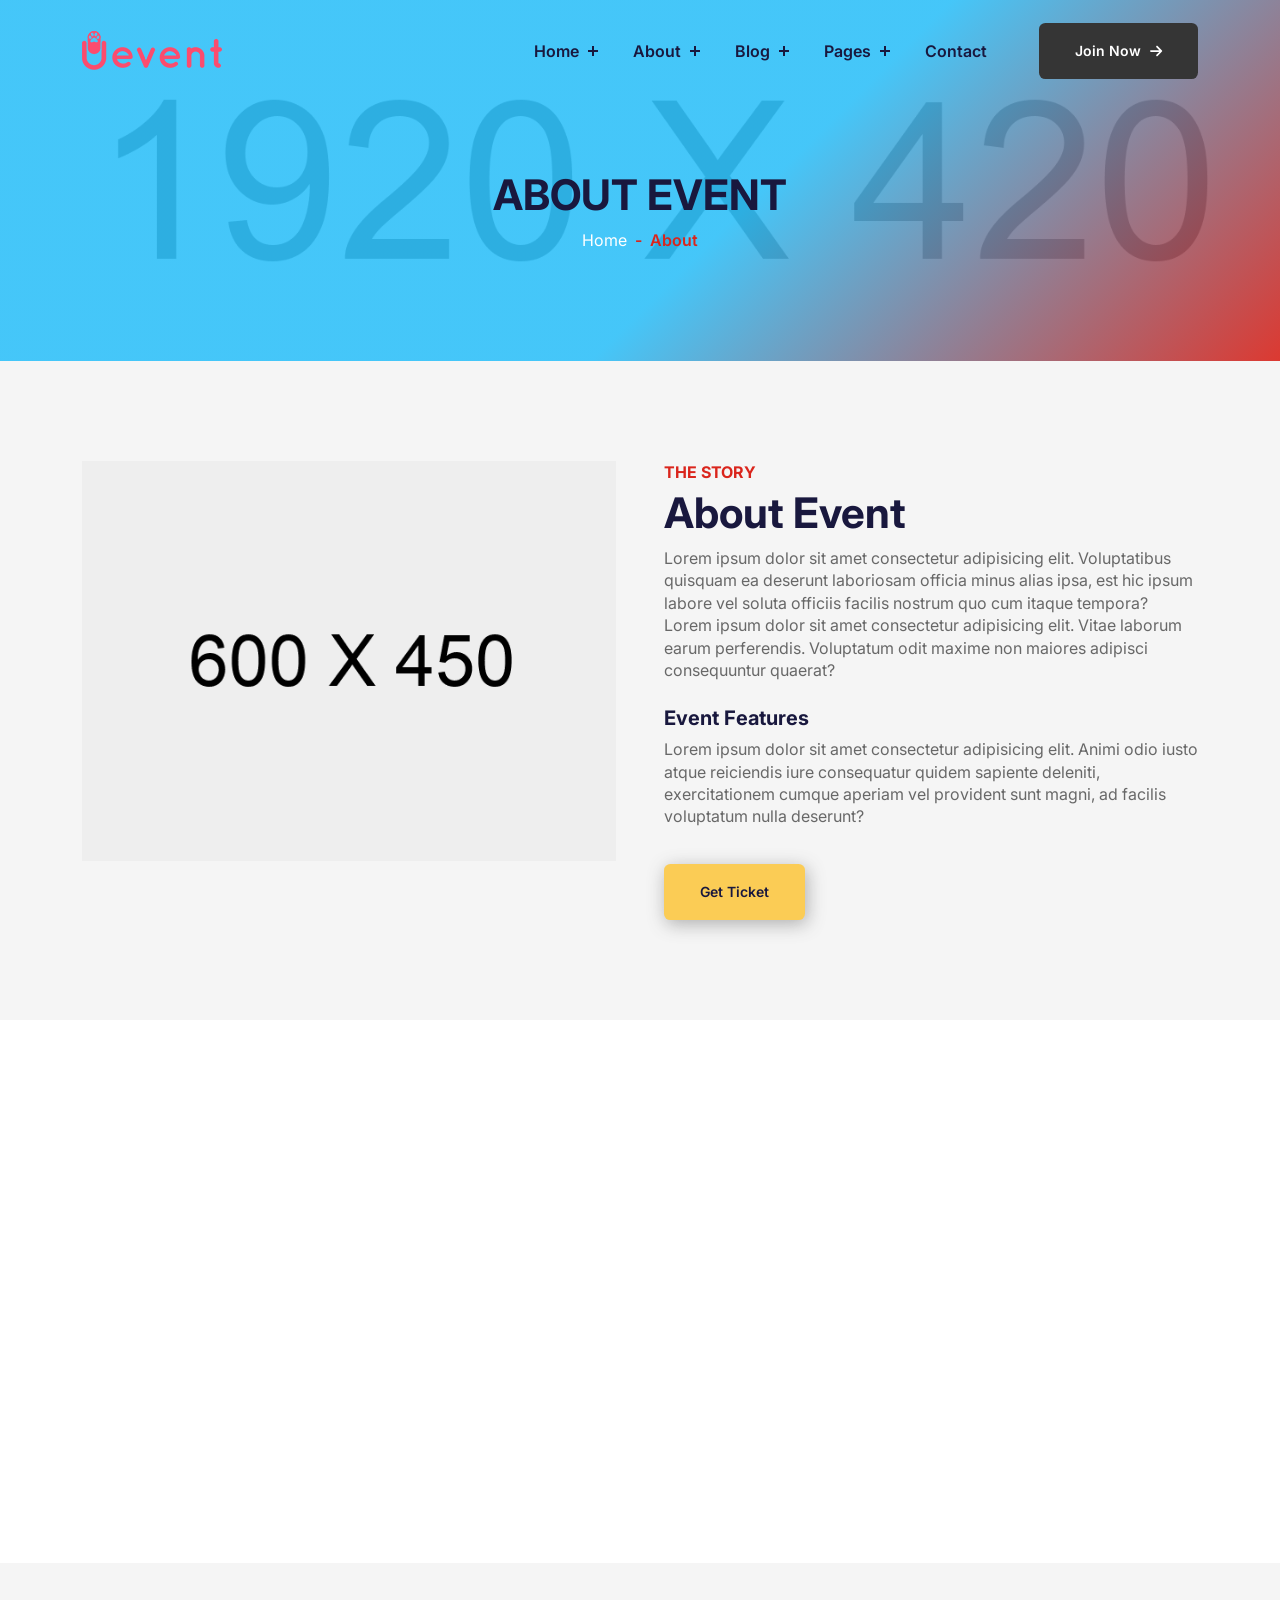
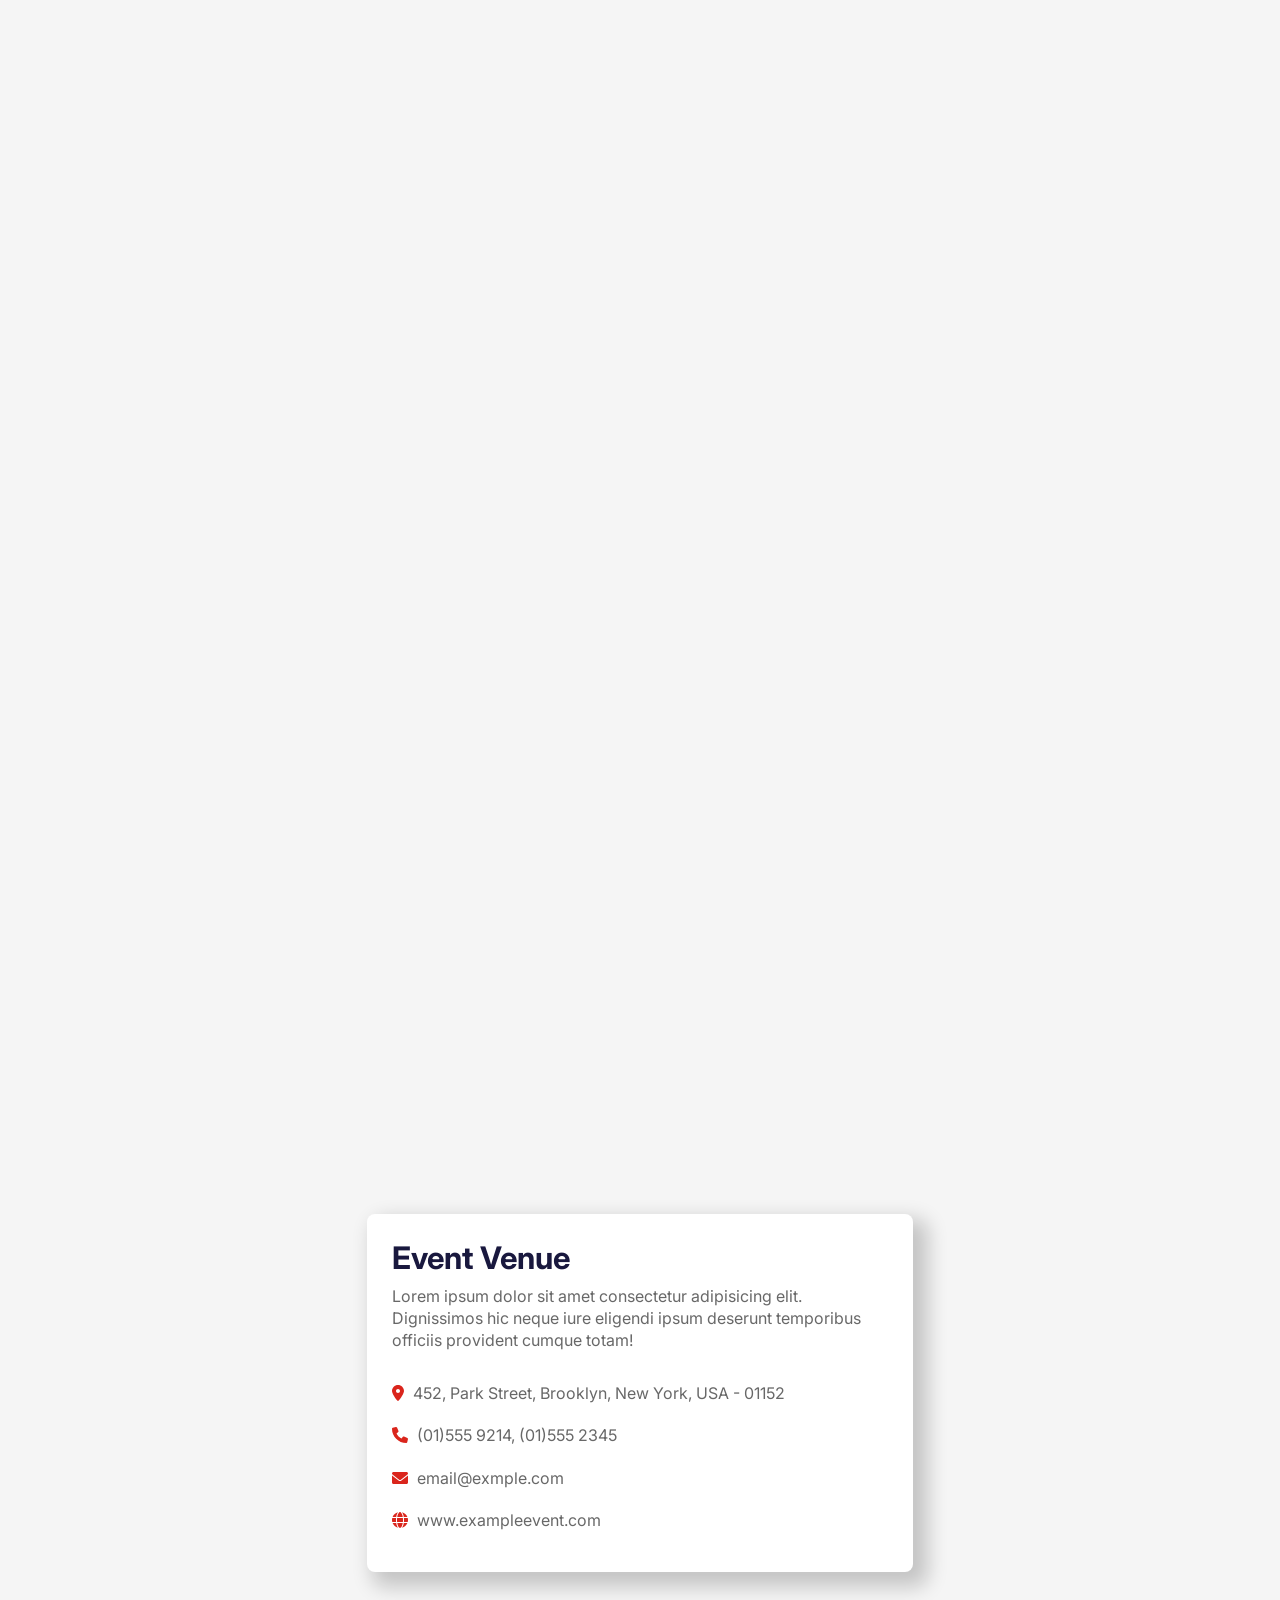
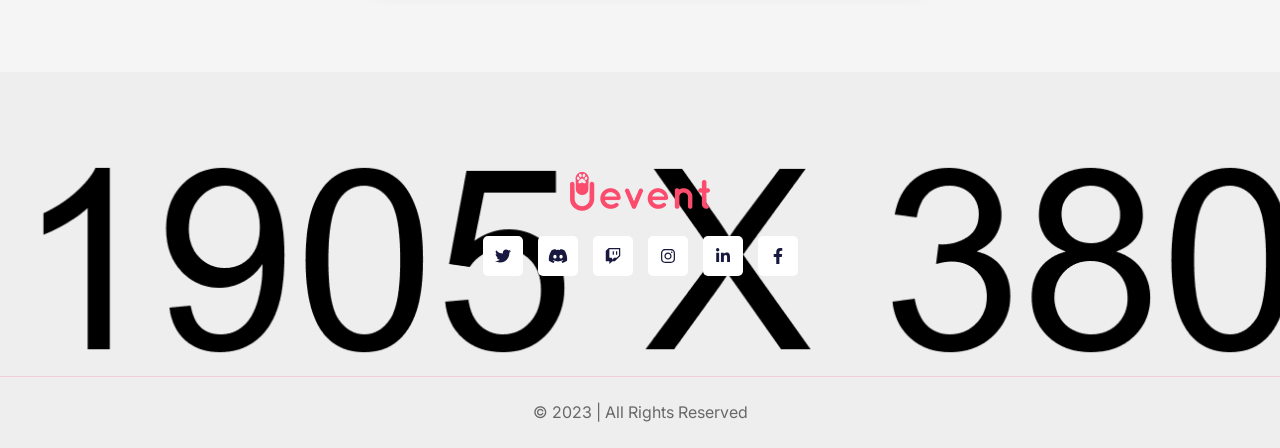
<file: about.html>
<!DOCTYPE html>
<html lang="zxx">

<head>
    <meta charset="UTF-8">
    <meta http-equiv="X-UA-Compatible" content="IE=edge">
    <meta name="viewport" content="width=device-width, initial-scale=1.0">
    <title>Uevent- Multipurpose Event, Conference & Meetup HTML5 Template</title>

    <link rel="shortcut icon" href="assets/images/favicon.png" type="image/x-icon">

    <link rel="stylesheet" href="assets/css/bootstrap.min.css">
    <link rel="stylesheet" href="assets/css/aos.css">
    <link rel="stylesheet" href="assets/css/all.min.css">
    <link rel="stylesheet" href="assets/css/lightcase.css">
    <link rel="stylesheet" href="assets/css/swiper-bundle.min.css">

    <!-- main css for template -->
    <link rel="stylesheet" href="assets/css/style.css">
</head>

<body>

    <!-- ===============>> Preloader start here <<================= -->
    <div class="preloader">
        <img src="assets/images/logo/preloader.gif" alt="Uevent">
    </div>
    <!-- ===============>> Preloader end here <<================= -->



    <!-- ========== Multipage Header Section Starts Here========== -->
    <header class="header-section">
        <div class="header-bottom">
            <div class="container">
                <div class="header-wrapper">
                    <div class="logo">
                        <a href="index.html">
                            <img src="assets/images/logo/logo.png" alt="logo">
                        </a>
                    </div>
                    <div class="menu-area">
                        <ul class="menu">
                            <li>
                                <a href="#home">Home</a>
                                <ul class="submenu">
                                    <li><a href="index.html">Home Multi</a></li>
                                    <li><a href="index-single.html">Home Single</a></li>
                                </ul>
                            </li>

                            <li>
                                <a href="#about">About</a>
                                <ul class="submenu">
                                    <li><a href="about.html">About</a></li>
                                    <li><a href="speaker.html">Speakers</a></li>
                                    <li><a href="speaker-single.html">Speaker Details</a></li>
                                    <li><a href="schedule.html">Event Schedule</a></li>
                                    <li><a href="pricing.html">Ticket Pricing</a></li>
                                </ul>
                            </li>
                            <li>
                                <a href="#team">Blog</a>
                                <ul class="submenu">
                                    <li><a href="blog.html">Blog</a></li>
                                    <li><a href="blog-single.html">Blog Single</a></li>
                                </ul>
                            </li>
                            <li>
                                <a href="#faq">Pages</a>
                                <ul class="submenu">
                                    <li><a href="schedule.html">Schedule</a></li>
                                    <li><a href="pricing.html">Pricing</a></li>
                                    <li><a href="faq.html">FAQ</a></li>
                                    <li><a href="speaker.html">Speakers</a></li>
                                    <li><a href="speaker-single.html">Speaker single</a></li>
                                    <li><a href="signup.html">Sign Up</a></li>
                                    <li><a href="signin.html">Sign In</a></li>
                                    <li><a href="forgot-pass.html">Reset Password</a></li>
                                    <li><a href="coming-soon.html">Coming Soon</a></li>
                                    <li><a href="404.html">404 Page</a></li>
                                </ul>
                            </li>
                            <li>
                                <a href="contact.html">Contact</a>
                            </li>
                        </ul>
                        <div class="header-btn">
                            <a href="#" class="default-btn move-right">
                                <span>Join Now <i class="fa-solid fa-arrow-right"></i></span>
                            </a>
                        </div>

                        <!-- toggle icons -->
                        <div class="header-bar d-lg-none">
                            <span></span>
                            <span></span>
                            <span></span>
                        </div>
                    </div>
                </div>
            </div>
        </div>
    </header>
    <!-- ========== Multipage Header Section Ends Here========== -->


    <!-- ================> Page header start here <================== -->
    <section class="page-header bg--cover" style="background-image: url(assets/images/header/bg.jpg);">
        <div class="container">
            <div class="page-header__content text-center">
                <h2 class="text-uppercase">About Event</h2>
                <nav style="--bs-breadcrumb-divider: '-';" aria-label="breadcrumb">
                    <ol class="breadcrumb justify-content-center mb-0">
                        <li class="breadcrumb-item"><a href="index.html">Home</a></li>
                        <li class="breadcrumb-item active" aria-current="page">About</li>
                    </ol>
                </nav>
            </div>
        </div>
    </section>
    <!-- ================> Page header end here <================== -->



    <!-- ================> About section start here <================== -->
    <section class="about padding-top padding-bottom">
        <div class="container">
            <div class="about__wrapper">
                <div class="row g-5">
                    <div class="col-lg-6">
                        <div class="about__thumb" data-aos="fade-up" data-aos-duration="1500">
                            <img src="assets/images/about/1.png" alt="About Image">
                        </div>
                    </div>
                    <div class="col-lg-6">
                        <div class="about__content" data-aos="fade-up" data-aos-duration="2000">
                            <p class="subtitle">The Story</p>
                            <h2>About Event</h2>
                            <p>Lorem ipsum dolor sit amet consectetur adipisicing elit. Voluptatibus quisquam ea
                                deserunt laboriosam officia minus alias ipsa, est hic ipsum labore vel soluta
                                officiis
                                facilis nostrum quo cum itaque tempora? Lorem ipsum dolor sit amet consectetur
                                adipisicing elit. Vitae laborum earum perferendis. Voluptatum odit maxime non
                                maiores
                                adipisci consequuntur quaerat?</p>

                            <div class="about__content-feature">
                                <h5>Event Features</h5>
                                <p>Lorem ipsum dolor sit amet consectetur adipisicing elit. Animi odio iusto atque
                                    reiciendis iure consequatur quidem sapiente deleniti, exercitationem cumque
                                    aperiam
                                    vel provident sunt magni, ad facilis voluptatum nulla deserunt?</p>

                                <div class="btn-group">
                                    <a href="#" class="default-btn default-btn--secondary move-top"><span>Get
                                            Ticket</span> </a>
                                </div>
                            </div>
                        </div>
                    </div>
                </div>
            </div>
        </div>
    </section>
    <!-- ================> About section end here <================== -->




    <!-- ================> feature section start here <================== -->
    <section class="feature padding-top padding-bottom bg--white" id="feature">
        <div class="container">
            <div class="section-header text-center" data-aos="fade-up" data-aos-duration="900">
                <p class="subtitle">Features</p>
                <h2>What We Offer?</h2>
            </div>

            <div class="feature__wrapper">
                <div class="row g-4">
                    <div class="col-lg-3 col-sm-6">
                        <div class="feature__item" data-aos="fade-up" data-aos-duration="900">
                            <div class="feature__item-inner">
                                <div class="feature__item-thumb">
                                    <div class="icon">
                                        <i class="fa-solid fa-microphone"></i>
                                    </div>
                                </div>
                                <div class="feature__item-content text-center">
                                    <h4>Weclome Speech </h4>
                                    <div class="feature__item-text">
                                        <p>Lorem ipsum dolor siteryl amet, conseco tetur adip isic sing elit, sed
                                            domerx
                                            eius mod tempor </p>
                                    </div>
                                </div>
                            </div>
                        </div>
                    </div>
                    <div class="col-lg-3 col-sm-6">
                        <div class="feature__item" data-aos="fade-up" data-aos-duration="900" data-aos-delay="100">
                            <div class="feature__item-inner">
                                <div class="feature__item-thumb">
                                    <div class="icon">
                                        <i class='fab fa-angellist'></i>
                                    </div>
                                </div>
                                <div class="feature__item-content text-center">
                                    <h4> Successfull Story</h4>
                                    <div class="feature__item-text">
                                        <p>Lorem ipsum dolor siteryl amet, conseco tetur adip isic sing elit, sed
                                            domerx
                                            eius mod tempor</p>
                                    </div>
                                </div>
                            </div>
                        </div>
                    </div>
                    <div class="col-lg-3 col-sm-6">
                        <div class="feature__item" data-aos="fade-up" data-aos-duration="900" data-aos-delay="200">
                            <div class="feature__item-inner">
                                <div class="feature__item-thumb">
                                    <div class="icon">
                                        <i class="fab fa-connectdevelop"></i>
                                    </div>
                                </div>
                                <div class="feature__item-content text-center">
                                    <h4>Quize Play</h4>
                                    <div class="feature__item-text">
                                        <p>Lorem ipsum dolor siteryl amet, conseco tetur adip isic sing elit, sed
                                            domerx
                                            eius mod tempor</p>
                                    </div>
                                </div>
                            </div>
                        </div>
                    </div>
                    <div class="col-lg-3 col-sm-6">
                        <div class="feature__item" data-aos="fade-up" data-aos-duration="900" data-aos-delay="300">
                            <div class="feature__item-inner">
                                <div class="feature__item-thumb">
                                    <div class="icon">
                                        <i class="fab fa-connectdevelop"></i>
                                    </div>
                                </div>
                                <div class="feature__item-content text-center">
                                    <h4>Envato Award</h4>
                                    <div class="feature__item-text">
                                        <p>Lorem ipsum dolor siteryl amet, conseco tetur adip isic sing elit, sed
                                            domerx
                                            eius mod tempor</p>
                                    </div>
                                </div>
                            </div>
                        </div>
                    </div>
                </div>
            </div>
        </div>
    </section>
    <!-- ================> feature section end here <================== -->





    <!-- ================FAQ section start here <================== -->
    <section id="faq" class="faq padding-top padding-bottom">
        <div class="container">
            <div class="section-header text-center" data-aos="fade-up" data-aos-duration="900">
                <p class="subtitle">Questions & Answers</p>
                <h2>Mostly Asked Questions</h2>
            </div>
            <div class="faq__wrapper">
                <div class="row g-4">
                    <div class="col-lg-6">
                        <div class="accordion" id="faqAccordion1">
                            <div class="row g-4">
                                <div class="col-12">
                                    <div class="accordion__item" data-aos="fade-up" data-aos-duration="1000">
                                        <div class="accordion__header" id="faq1">
                                            <button class="accordion__button collapsed" type="button"
                                                data-bs-toggle="collapse" data-bs-target="#faqBody1"
                                                aria-expanded="false" aria-controls="faqBody1">
                                                What is Uevent <span class="plus-icon"></span>
                                            </button>
                                        </div>
                                        <div id="faqBody1" class="accordion-collapse collapse" aria-labelledby="faq1"
                                            data-bs-parent="#faqAccordion1">
                                            <div class="accordion__body">
                                                Lorem ipsum dolor sit amet consectetur adipisicing elit. Tempore in
                                                maiores dignissimos, aut cum unde officiis sed vero fuga enim
                                                voluptates
                                                nobis ea porro recusandae facere optio exercitationem perferendis
                                                id,
                                                beatae expedita libero, ullam error eveniet! Provident ipsa enim ab.
                                            </div>
                                        </div>
                                    </div>
                                </div>
                                <div class="col-12">
                                    <div class="accordion__item" data-aos="fade-up" data-aos-duration="1100">
                                        <div class="accordion__header" id="faq2">
                                            <button class="accordion__button" type="button" data-bs-toggle="collapse"
                                                data-bs-target="#faqBody2" aria-expanded="true"
                                                aria-controls="faqBody2">
                                                When we should choose Uevent? <span class="plus-icon"></span>
                                            </button>
                                        </div>
                                        <div id="faqBody2" class="accordion-collapse collapse show"
                                            aria-labelledby="faq2" data-bs-parent="#faqAccordion1">
                                            <div class="accordion__body">
                                                Lorem ipsum dolor sit amet, consectetur adipisicing elit. Velit
                                                praesentium quod vero! Autem saepe inventore odit accusamus ad
                                                pariatur,
                                                sunt corrupti voluptas quam fugiat! Similique consequatur earum
                                                tempora
                                                error dolores in temporibus quas beatae, quo aperiam saepe vitae
                                                ipsa
                                                delectus?
                                            </div>
                                        </div>
                                    </div>
                                </div>
                                <div class="col-12">
                                    <div class="accordion__item" data-aos="fade-up" data-aos-duration="1200">
                                        <div class="accordion__header" id="faq3">
                                            <button class="accordion__button collapsed" type="button"
                                                data-bs-toggle="collapse" data-bs-target="#faqBody3"
                                                aria-expanded="false" aria-controls="faqBody3">
                                                How good is this event<span class="plus-icon"></span>
                                            </button>
                                        </div>
                                        <div id="faqBody3" class="accordion-collapse collapse" aria-labelledby="faq3"
                                            data-bs-parent="#faqAccordion1">
                                            <div class="accordion__body">
                                                Lorem ipsum dolor sit amet consectetur adipisicing elit. Temporibus
                                                in
                                                dolores vero, deleniti necessitatibus sed nisi magni vitae fugit
                                                nemo
                                                nostrum sunt sapiente harum? Sequi eligendi, incidunt laborum optio
                                                odio
                                                voluptatibus molestiae dignissimos, quo excepturi omnis nulla culpa
                                                maxime tempora?
                                            </div>
                                        </div>
                                    </div>
                                </div>
                            </div>
                        </div>
                    </div>
                    <div class="col-lg-6">
                        <div class="accordion" id="faqAccordion2">
                            <div class="row g-4">
                                <div class="col-12">
                                    <div class="accordion__item" data-aos="fade-up" data-aos-duration="1000">
                                        <div class="accordion__header" id="faq1-two">
                                            <button class="accordion__button collapsed" type="button"
                                                data-bs-toggle="collapse" data-bs-target="#faqBody1-two"
                                                aria-expanded="false" aria-controls="faqBody1-two">

                                                When is the official launch? <span class="plus-icon"></span>
                                            </button>
                                        </div>
                                        <div id="faqBody1-two" class="accordion-collapse collapse"
                                            aria-labelledby="faq1-two" data-bs-parent="#faqAccordion2">
                                            <div class="accordion__body">
                                                Lorem ipsum dolor sit, amet consectetur adipisicing elit. Nemo autem
                                                ducimus exercitationem iste repellendus recusandae, tempora neque
                                                vero,
                                                commodi, iure aliquid. Aliquid mollitia ipsa nesciunt adipisci,
                                                veniam
                                                quis reprehenderit suscipit nulla nobis non similique ab deserunt!
                                                Ut
                                                quae itaque optio.
                                            </div>
                                        </div>
                                    </div>
                                </div>
                                <div class="col-12">
                                    <div class="accordion__item" data-aos="fade-up" data-aos-duration="1100">
                                        <div class="accordion__header" id="faq2-two">
                                            <button class="accordion__button collapsed" type="button"
                                                data-bs-toggle="collapse" data-bs-target="#faqBody2-two"
                                                aria-expanded="true" aria-controls="faqBody2-two">

                                                What will the ticket price be? <span class="plus-icon"></span>
                                            </button>
                                        </div>
                                        <div id="faqBody2-two" class="accordion-collapse collapse"
                                            aria-labelledby="faq2-two" data-bs-parent="#faqAccordion2">
                                            <div class="accordion__body">
                                                Lorem ipsum dolor sit amet consectetur adipisicing elit. Neque
                                                quisquam
                                                eaque animi quia sunt. Porro aut perferendis nostrum accusamus.
                                                Aliquam
                                                omnis, et magnam saepe molestiae vitae maxime commodi repellat ipsam
                                                vero, delectus nulla ab. Ut quidem delectus tenetur nostrum
                                                veritatis!
                                            </div>
                                        </div>
                                    </div>
                                </div>
                                <div class="col-12">
                                    <div class="accordion__item" data-aos="fade-up" data-aos-duration="1200">
                                        <div class="accordion__header" id="faq3-two">
                                            <button class="accordion__button" type="button" data-bs-toggle="collapse"
                                                data-bs-target="#faqBody3-two" aria-expanded="false"
                                                aria-controls="faqBody3-two">

                                                How does the raffle work?<span class="plus-icon"></span>
                                            </button>
                                        </div>
                                        <div id="faqBody3-two" class="accordion-collapse collapse show"
                                            aria-labelledby="faq3-two" data-bs-parent="#faqAccordion2">
                                            <div class="accordion__body">
                                                Lorem ipsum dolor sit amet consectetur adipisicing elit. Non aut
                                                reprehenderit repudiandae cupiditate iste, impedit excepturi eaque
                                                quod
                                                dolorum corrupti, consequuntur totam deserunt unde. Sint, inventore
                                                quaerat officia ipsa quo aliquid? Necessitatibus consequuntur
                                                perferendis illum, repellat exercitationem laboriosam quae
                                                voluptates?
                                            </div>
                                        </div>
                                    </div>
                                </div>
                            </div>
                        </div>
                    </div>
                </div>
            </div>
        </div>
    </section>
    <!-- ================FAQ section end here <================== -->



    <!-- ================> CTA section start here <================== -->
    <section class="cta padding-bottom">
        <div class="container">
            <div class="cta__wrapper" data-aos="flip-up" data-aos-duration="1000"
                style="background-image:url(assets/images/cta/bg.png)">
                <div class="row">
                    <div class="col-12">
                        <div class="cta__content">
                            <h2>Download Events Schedule as PDF</h2>
                            <a href="#" class="default-btn default-btn--secondary move-bottom"><span>Download Now <i
                                        class="fa-solid fa-arrow-down"></i></span> </a>
                        </div>
                    </div>
                </div>
            </div>
        </div>
    </section>
    <!-- ================> CTA section end here <================== -->



    <!-- ================Venue section start here <================== -->
    <section class="venue padding-top padding-bottom">
        <div class="container">
            <div class="row justify-content-center">
                <div class="col-lg-6">
                    <div class="venue__content">
                        <h3>Event Venue</h3>
                        <p>Lorem ipsum dolor sit amet consectetur adipisicing elit. Dignissimos hic neque iure
                            eligendi
                            ipsum deserunt temporibus officiis provident cumque totam!</p>
                        <ul class="venue__list">
                            <li class="venue__list-item"><span><i class="fa-solid fa-location-dot"></i></span> 452,
                                Park
                                Street, Brooklyn, New York, USA -
                                01152 </li>
                            <li class="venue__list-item"><span><i class="fa-solid fa-phone"></i></span> (01)555
                                9214,
                                (01)555 2345
                            </li>
                            <li class="venue__list-item"><span><i class="fa-solid fa-envelope"></i></span>
                                email@exmple.com </li>
                            <li class="venue__list-item"><span><i class="fa-solid fa-globe"></i></span>
                                www.exampleevent.com</li>
                        </ul>
                    </div>
                </div>
            </div>
        </div>
        <div class="venue__map">
            <iframe
                src="https://www.google.com/maps/embed?pb=!1m18!1m12!1m3!1d193595.15830894612!2d-74.11976383964465!3d40.69766374865766!2m3!1f0!2f0!3f0!3m2!1i1024!2i768!4f13.1!3m3!1m2!1s0x89c24fa5d33f083b%3A0xc80b8f06e177fe62!2sNew%20York%2C%20NY%2C%20USA!5e0!3m2!1sen!2sbd!4v1667646866236!5m2!1sen!2sbd"
                loading="lazy" referrerpolicy="no-referrer-when-downgrade"></iframe>
        </div>
    </section>
    <!-- ================Venue section end here <================== -->



    <!-- ================> Footer section start here <================== -->
    <footer class="footer" style="background-image: url(assets/images/footer/bg.png);">
        <div class="footer__wrapper padding-top padding-bottom">
            <div class="container">
                <div class="footer__content text-center">
                    <a class="mb-4 d-inline-block" href="index.html"><img src="assets/images/logo/logo.png"
                            alt="Logo"></a>
                    <ul class="social justify-content-center">
                        <li class="social__item">
                            <a href="#" class="social__link"><i class="fab fa-twitter"></i></a>
                        </li>
                        <li class="social__item">
                            <a href="#" class="social__link"><i class="fab fa-discord"></i></a>
                        </li>
                        <li class="social__item">
                            <a href="#" class="social__link"><i class="fab fa-twitch"></i></a>
                        </li>
                        <li class="social__item">
                            <a href="#" class="social__link"><i class="fab fa-instagram"></i></a>
                        </li>
                        <li class="social__item">
                            <a href="#" class="social__link"><i class="fab fa-linkedin-in"></i></a>
                        </li>
                        <li class="social__item">
                            <a href="#" class="social__link"><i class="fab fa-facebook-f"></i></a>
                        </li>
                    </ul>
                </div>
            </div>
        </div>
        <div class="footer__copyright">
            <div class="container">
                <div class="text-center py-4">
                    <p class=" mb-0">© 2023 | All Rights Reserved </p>
                </div>
            </div>
        </div>
    </footer>
    <!-- ================> Footer section end here <================== -->




    <!-- vendor plugins -->
    <script src="assets/js/jquery-3.6.0.min.js"></script>
    <script src="assets/js/bootstrap.bundle.min.js"></script>
    <script src="assets/js/all.min.js"></script>
    <script src="assets/js/swiper-bundle.min.js"></script>
    <script src="assets/js/aos.js"></script>
    <script src="assets/js/lightcase.js"></script>
    <script src="assets/js/purecounter_vanilla.js"></script>
    <script src="assets/js/countdown.min.js"></script>
    <script src="assets/js/custom.js"></script>
</body>

</html>
</file>
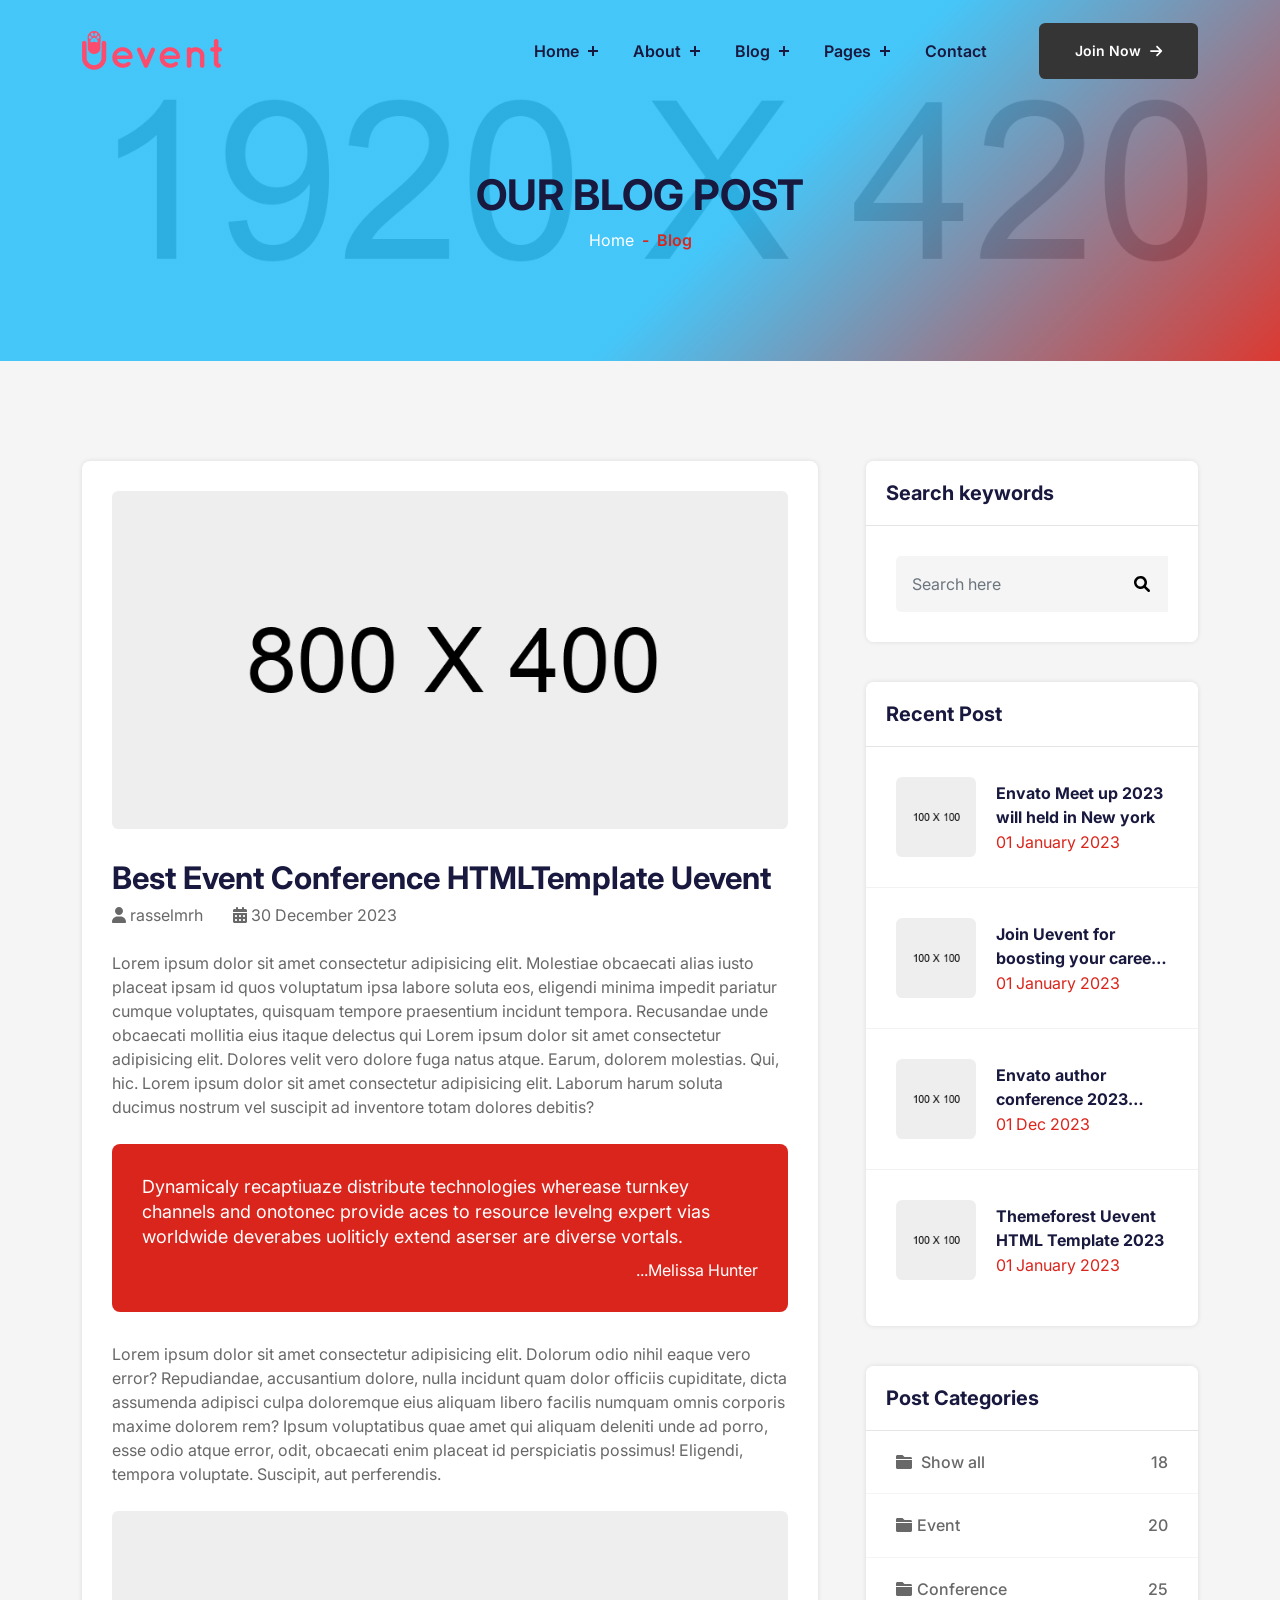
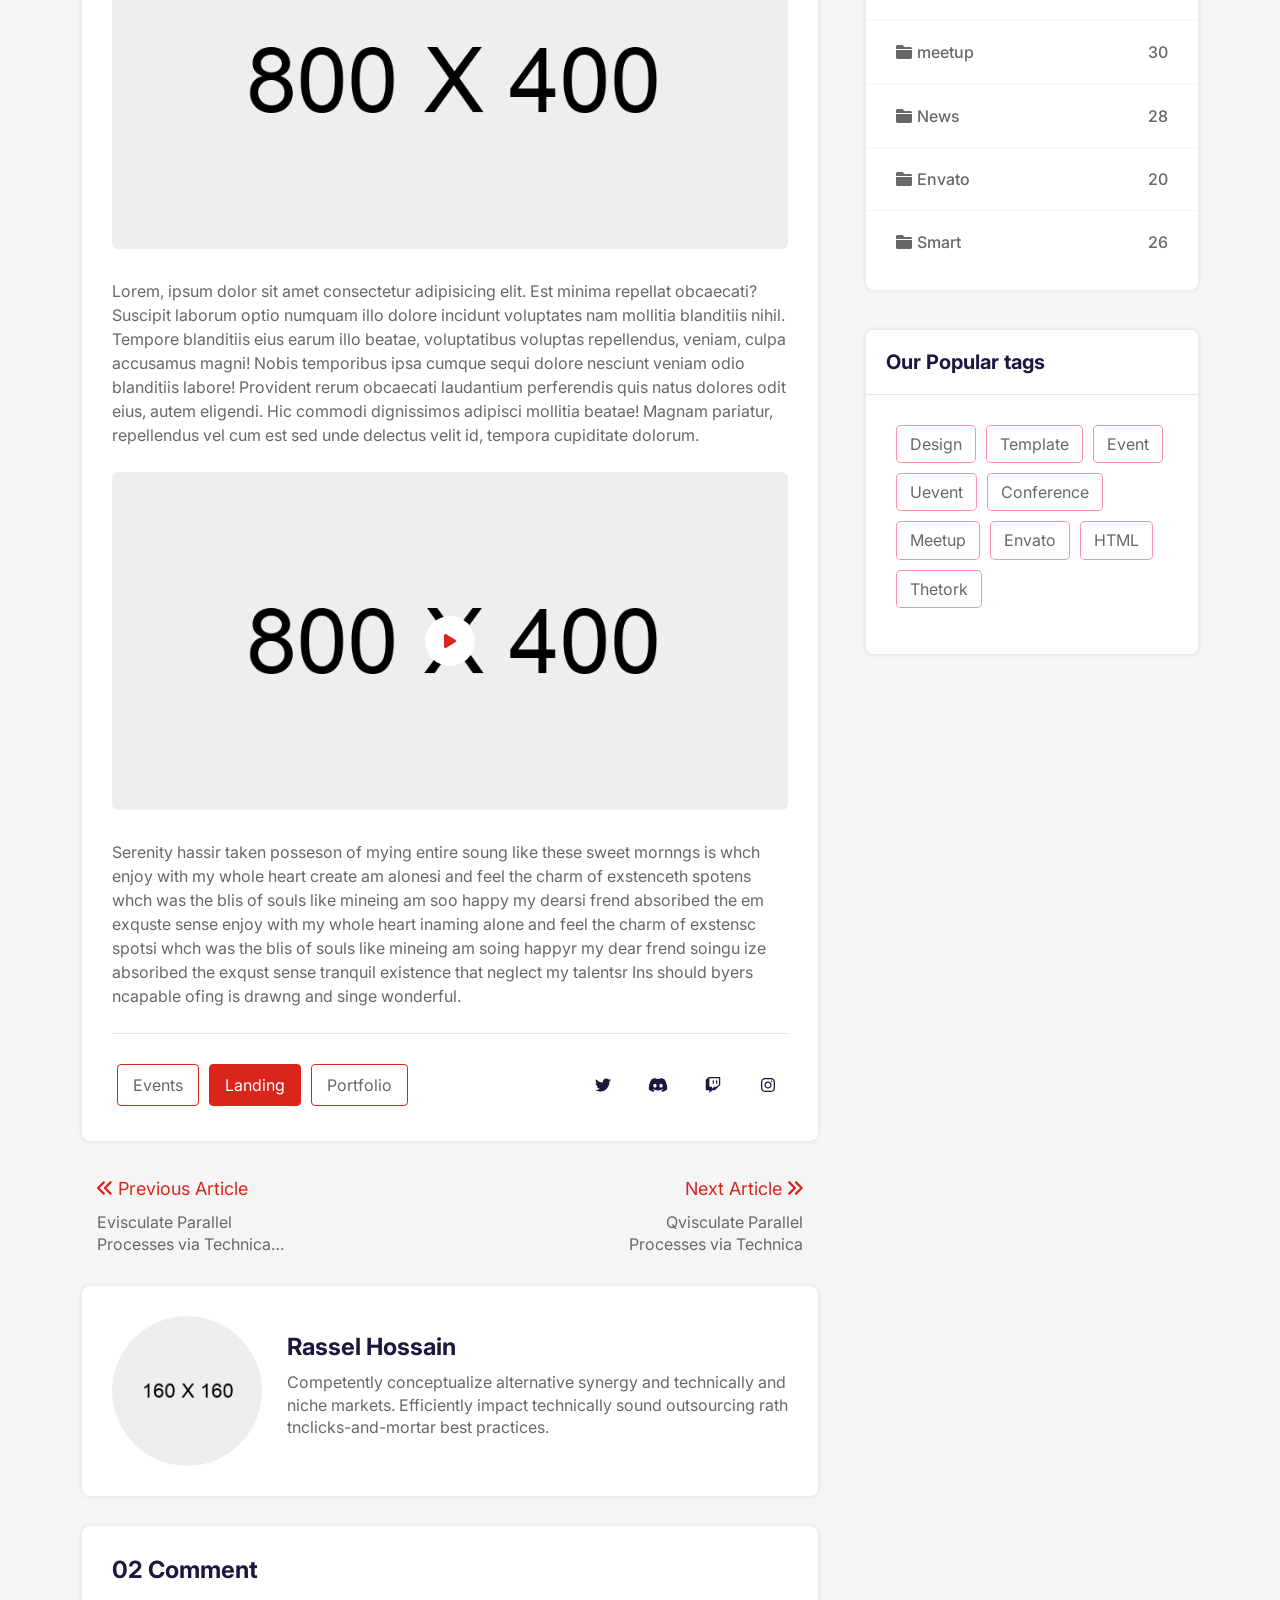
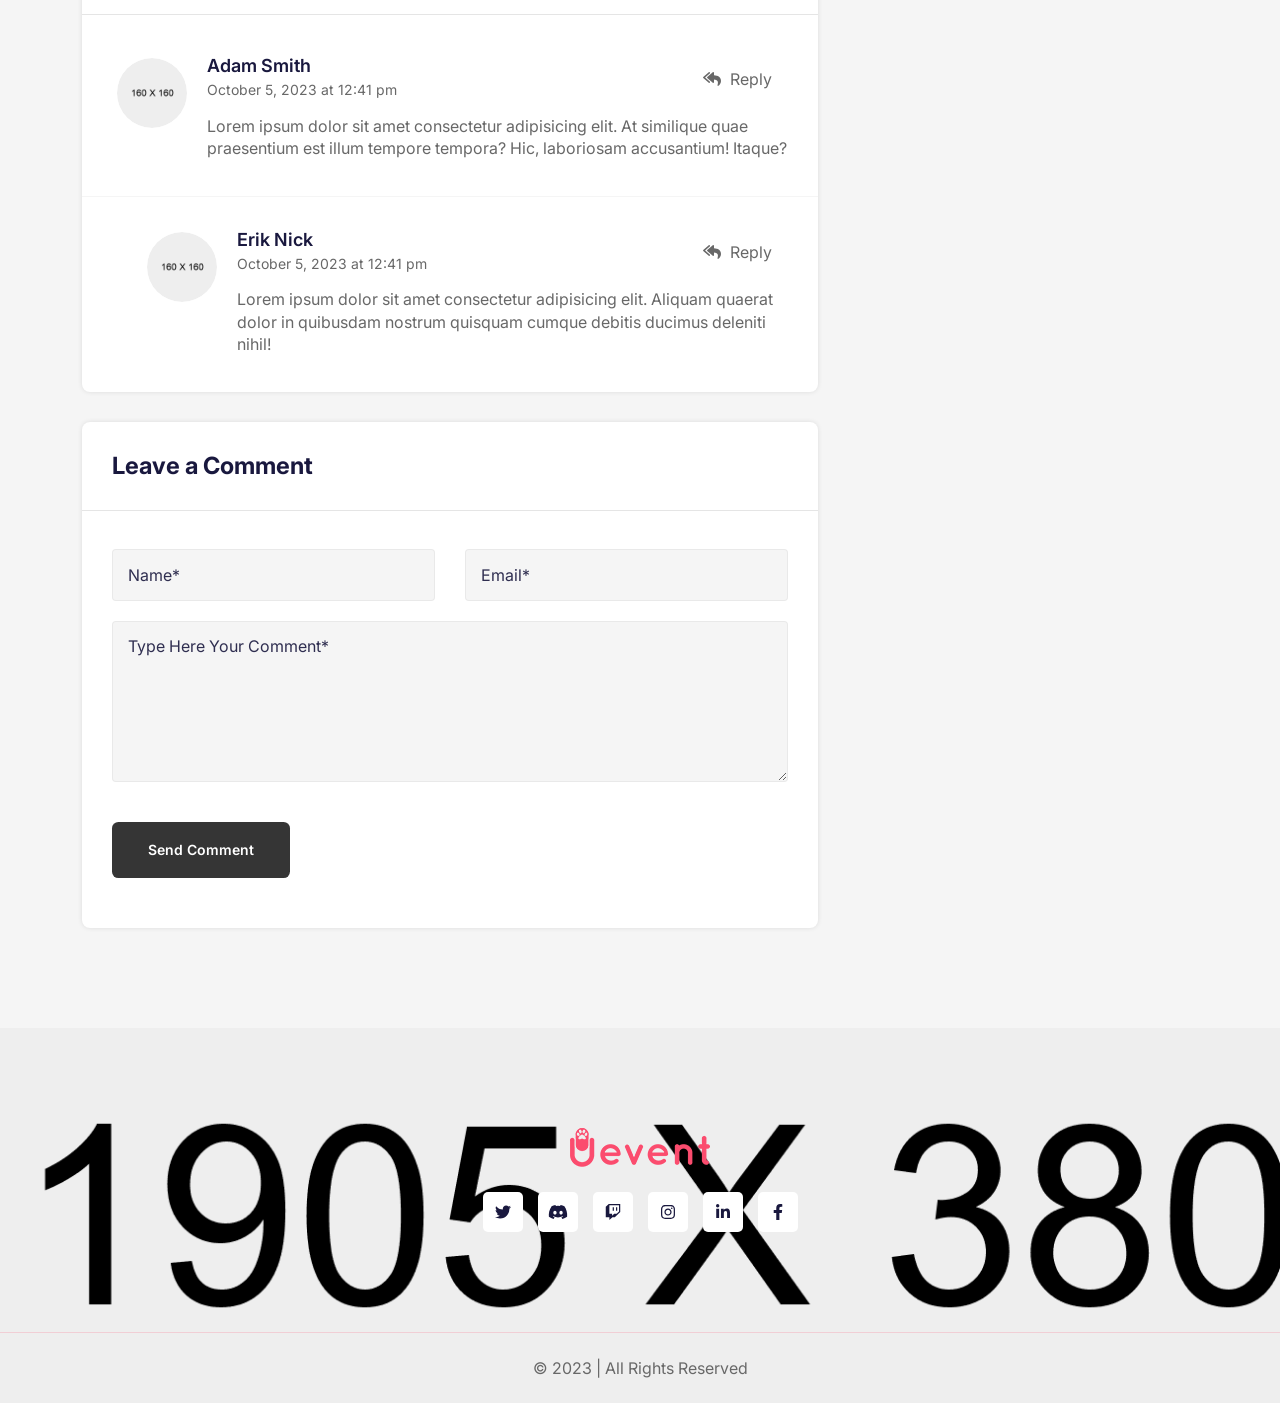
<file: blog-single.html>
<!DOCTYPE html>
<html lang="en">

<head>
    <meta charset="UTF-8">
    <meta http-equiv="X-UA-Compatible" content="IE=edge">
    <meta name="viewport" content="width=device-width, initial-scale=1.0">
    <title>Uevent- Multipurpose Event, Conference & Meetup HTML5 Template</title>

    <link rel="shortcut icon" href="assets/images/favicon.png" type="image/x-icon">

    <link rel="stylesheet" href="assets/css/bootstrap.min.css">
    <link rel="stylesheet" href="assets/css/aos.css">
    <link rel="stylesheet" href="assets/css/all.min.css">
    <link rel="stylesheet" href="assets/css/lightcase.css">
    <link rel="stylesheet" href="assets/css/swiper-bundle.min.css">

    <!-- main css for template -->
    <link rel="stylesheet" href="assets/css/style.css">
</head>

<body>

    <!-- ===============>> Preloader start here <<================= -->
    <div class="preloader">
        <img src="assets/images/logo/preloader.gif" alt="Uevent">
    </div>
    <!-- ===============>> Preloader end here <<================= -->



    <!-- ========== Multipage Header Section Starts Here========== -->
    <header class="header-section">
        <div class="header-bottom">
            <div class="container">
                <div class="header-wrapper">
                    <div class="logo">
                        <a href="index.html">
                            <img src="assets/images/logo/logo.png" alt="logo">
                        </a>
                    </div>
                    <div class="menu-area">
                        <ul class="menu">
                            <li>
                                <a href="#home">Home</a>
                                <ul class="submenu">
                                    <li><a href="index.html">Home Multi</a></li>
                                    <li><a href="index-single.html">Home Single</a></li>
                                </ul>
                            </li>

                            <li>
                                <a href="#about">About</a>
                                <ul class="submenu">
                                    <li><a href="about.html">About</a></li>
                                    <li><a href="speaker.html">Speakers</a></li>
                                    <li><a href="speaker-single.html">Speaker Details</a></li>
                                    <li><a href="schedule.html">Event Schedule</a></li>
                                    <li><a href="pricing.html">Ticket Pricing</a></li>
                                </ul>
                            </li>
                            <li>
                                <a href="#team">Blog</a>
                                <ul class="submenu">
                                    <li><a href="blog.html">Blog</a></li>
                                    <li><a href="blog-single.html">Blog Single</a></li>
                                </ul>
                            </li>
                            <li>
                                <a href="#faq">Pages</a>
                                <ul class="submenu">
                                    <li><a href="schedule.html">Schedule</a></li>
                                    <li><a href="pricing.html">Pricing</a></li>
                                    <li><a href="faq.html">FAQ</a></li>
                                    <li><a href="speaker.html">Speakers</a></li>
                                    <li><a href="speaker-single.html">Speaker single</a></li>
                                    <li><a href="signup.html">Sign Up</a></li>
                                    <li><a href="signin.html">Sign In</a></li>
                                    <li><a href="forgot-pass.html">Reset Password</a></li>
                                    <li><a href="coming-soon.html">Coming Soon</a></li>
                                    <li><a href="404.html">404 Page</a></li>
                                </ul>
                            </li>
                            <li>
                                <a href="contact.html">Contact</a>
                            </li>
                        </ul>
                        <div class="header-btn">
                            <a href="#" class="default-btn move-right">
                                <span>Join Now <i class="fa-solid fa-arrow-right"></i></span>
                            </a>
                        </div>

                        <!-- toggle icons -->
                        <div class="header-bar d-lg-none">
                            <span></span>
                            <span></span>
                            <span></span>
                        </div>
                    </div>
                </div>
            </div>
        </div>
    </header>
    <!-- ========== Multipage Header Section Ends Here========== -->


    <!-- ================> Page header start here <================== -->
    <section class="page-header bg--cover" style="background-image: url(assets/images/header/bg.jpg);">
        <div class="container">
            <div class="page-header__content text-center">
                <h2 class="text-uppercase">Our Blog Post</h2>
                <nav style="--bs-breadcrumb-divider: '-';" aria-label="breadcrumb">
                    <ol class="breadcrumb justify-content-center mb-0">
                        <li class="breadcrumb-item"><a href="index.html">Home</a></li>
                        <li class="breadcrumb-item active" aria-current="page">Blog</li>
                    </ol>
                </nav>
            </div>
        </div>
    </section>
    <!-- ================> Page header end here <================== -->



    <!-- ================> blog section start here <================== -->
    <div class="blog padding-top padding-bottom">
        <div class="container">
            <div class="blog__wrapper">
                <div class="row ">
                    <div class="col-lg-8">
                        <article>
                            <div class="post-item-2">
                                <div class="post-inner">
                                    <div class="post-thumb mb-30 px-30 pt-30">
                                        <img src="assets/images/blog/single/01.jpg" alt="blog">
                                    </div>
                                    <div class="post-content pt-0">
                                        <h3>Best Event Conference HTMLTemplate Uevent</h3>
                                        <ul class="blog__meta d-flex flex-wrap align-items-center mb-4">
                                            <li class="blog__meta-author">
                                                <a href="#"><span><i class="fa-solid fa-user"></i></span> rasselmrh
                                                </a>
                                            </li>
                                            <li class="blog__meta-date">
                                                <a href="#"><span><i class="fa-solid fa-calendar-days"></i></span>
                                                    30
                                                    December 2023</a>
                                            </li>
                                        </ul>
                                        <p>Lorem ipsum dolor sit amet consectetur adipisicing elit. Molestiae obcaecati
                                            alias iusto placeat ipsam id quos voluptatum ipsa labore soluta eos,
                                            eligendi minima impedit pariatur cumque voluptates, quisquam tempore
                                            praesentium incidunt tempora. Recusandae unde obcaecati mollitia eius itaque
                                            delectus qui Lorem ipsum dolor sit amet consectetur adipisicing elit.
                                            Dolores velit vero dolore fuga natus atque. Earum, dolorem molestias. Qui,
                                            hic. Lorem ipsum dolor sit amet consectetur adipisicing elit. Laborum harum
                                            soluta ducimus nostrum vel suscipit ad inventore totam dolores debitis? </p>
                                        <blockquote class="single-quote mb-30">
                                            <div class="quotes">
                                                Dynamicaly recaptiuaze distribute technologies wherease
                                                turnkey channels and onotonec provide aces to resource
                                                levelng expert vias worldwide deverabes uoliticly extend
                                                aserser are diverse vortals.
                                                <span>...Melissa Hunter</span>
                                            </div>
                                        </blockquote>
                                        <P>Lorem ipsum dolor sit amet consectetur adipisicing elit. Dolorum odio nihil
                                            eaque vero error? Repudiandae, accusantium dolore, nulla incidunt quam dolor
                                            officiis cupiditate, dicta assumenda adipisci culpa doloremque eius aliquam
                                            libero facilis numquam omnis corporis maxime dolorem rem? Ipsum voluptatibus
                                            quae amet qui aliquam deleniti unde ad porro, esse odio atque error, odit,
                                            obcaecati enim placeat id perspiciatis possimus! Eligendi, tempora
                                            voluptate. Suscipit, aut perferendis.</P>
                                        <div class="post-thumb mb-30"><img src="assets/images/blog/single/03.jpg"
                                                alt="blog-img">
                                        </div>

                                        <P>Lorem, ipsum dolor sit amet consectetur adipisicing elit. Est minima repellat
                                            obcaecati? Suscipit laborum optio numquam illo dolore incidunt voluptates
                                            nam mollitia blanditiis nihil. Tempore blanditiis eius earum illo beatae,
                                            voluptatibus voluptas repellendus, veniam, culpa accusamus magni! Nobis
                                            temporibus ipsa cumque sequi dolore nesciunt veniam odio blanditiis labore!
                                            Provident rerum obcaecati laudantium perferendis quis natus dolores odit
                                            eius, autem eligendi. Hic commodi dignissimos adipisci mollitia beatae!
                                            Magnam pariatur, repellendus vel cum est sed unde delectus velit id, tempora
                                            cupiditate dolorum.</P>

                                        <div class="post-thumb mb-30">
                                            <img src="assets/images/blog/single/02.jpg" alt="blog">
                                            <a href="https://www.youtube.com/embed/pVoh0l6_dJg" class="play-btn"
                                                data-rel="lightcase">
                                                <i class="fa-solid fa-play"></i>
                                            </a>
                                        </div>
                                        <P>Serenity hassir taken posseson of mying entire soung like these sweet mornngs
                                            is whch enjoy with
                                            my whole heart create am alonesi and feel the charm of exstenceth spotens
                                            whch was the blis of
                                            souls like mineing am soo happy my dearsi frend absoribed the em exquste
                                            sense enjoy with my
                                            whole heart inaming alone and feel the charm of exstensc spotsi whch was the
                                            blis of souls like
                                            mineing am soing happyr my dear frend soingu ize absoribed the exqust sense
                                            tranquil existence
                                            that neglect my talentsr Ins should byers ncapable ofing is drawng and singe
                                            wonderful.</P>

                                        <div class="tags-area">
                                            <ul class="tags lab-ul justify-content-center">
                                                <li>
                                                    <a href="#">Events</a>
                                                </li>
                                                <li>
                                                    <a href="#" class="active">Landing</a>
                                                </li>
                                                <li>
                                                    <a href="#">Portfolio</a>
                                                </li>
                                            </ul>
                                            <ul class="social justify-content-center">
                                                <li class="social__item">
                                                    <a href="#" class="social__link"><i class="fab fa-twitter"></i></a>
                                                </li>
                                                <li class="social__item">
                                                    <a href="#" class="social__link"><i class="fab fa-discord"></i></a>
                                                </li>
                                                <li class="social__item">
                                                    <a href="#" class="social__link"><i class="fab fa-twitch"></i></a>
                                                </li>
                                                <li class="social__item">
                                                    <a href="#" class="social__link"><i
                                                            class="fab fa-instagram"></i></a>
                                                </li>
                                            </ul>
                                        </div>
                                    </div>
                                </div>
                            </div>
                            <div class="article-pagination">
                                <div class="prev-article">
                                    <a href="#"><i class="fa-solid fa-angles-left"></i> Previous Article</a>
                                    <p>Evisculate Parallel Processes via Technica Sound Models Authoritative</p>
                                </div>
                                <div class="next-article">
                                    <a href="#">Next Article <i class="fa-solid fa-angles-right"></i></a>
                                    <p>Qvisculate Parallel Processes via Technica Sound Models Authoritative</p>
                                </div>
                            </div>
                            <div class="authors">
                                <div class="author-thumb">
                                    <img src="assets/images/blog/author/01.png" alt="author">
                                </div>
                                <div class="author-content">
                                    <h4>Rassel Hossain</h4>
                                    <p>Competently conceptualize alternative synergy and technically and niche markets.
                                        Efficiently impact
                                        technically sound outsourcing rath tnclicks-and-mortar best practices.</p>
                                </div>
                            </div>

                            <div id="comments" class="comments">
                                <h4 class="comment-title h7">02 Comment</h4>
                                <ul class="lab-ul comment-list">
                                    <li class="comment" id="li-comment-1">
                                        <div class="com-item">
                                            <div class="com-thumb">
                                                <img alt="" src="assets/images/blog/author/02.png">
                                            </div>
                                            <div class="com-content">
                                                <div class="com-title">
                                                    <div class="com-title-meta">
                                                        <a href="#" class="h7">Adam Smith</a>
                                                        <span> October 5, 2023 at 12:41 pm </span>
                                                    </div>
                                                    <span class="reply">
                                                        <a class="comment-reply-link" href="#"><i
                                                                class="fa-solid fa-reply-all"></i> Reply</a>
                                                    </span>
                                                </div>
                                                <p>Lorem ipsum dolor sit amet consectetur adipisicing elit. At similique
                                                    quae praesentium est illum tempore tempora? Hic, laboriosam
                                                    accusantium! Itaque?</p>
                                            </div>
                                        </div>
                                        <ul class="lab-ul comment-list">
                                            <li class="comment" id="li-comment-2">
                                                <div class="com-thumb">
                                                    <img alt="" src="assets/images/blog/author/03.png">
                                                </div>
                                                <div class="com-content">
                                                    <div class="com-title">
                                                        <div class="com-title-meta">
                                                            <a href="#" class="h7">Erik
                                                                Nick</a>
                                                            <span> October 5, 2023 at 12:41 pm </span>
                                                        </div>
                                                        <span class="reply">
                                                            <a class="comment-reply-link" href="#"><i
                                                                    class="fa-solid fa-reply-all"></i> Reply</a>
                                                        </span>
                                                    </div>
                                                    <p>Lorem ipsum dolor sit amet consectetur adipisicing elit. Aliquam
                                                        quaerat dolor in quibusdam nostrum quisquam cumque debitis
                                                        ducimus deleniti nihil! </p>
                                                </div>
                                            </li>
                                        </ul>
                                    </li>
                                </ul>
                            </div>

                            <div id="respond" class="comment-respond">
                                <h4 class="h7">Leave a Comment</h4>
                                <div class="add-comment">
                                    <form action="#" method="post" id="commentform" class="comment-form">
                                        <input name="name" type="text" value="" placeholder="Name*">
                                        <input name="email" type="text" value="" placeholder="Email*">
                                        <textarea id="comment-reply" name="comment" rows="7"
                                            placeholder="Type Here Your Comment*"></textarea>
                                        <button type="submit" class="default-btn"><span>Send Comment</span></button>
                                    </form>
                                </div>
                            </div>
                        </article>
                    </div>
                    <div class="col-lg-4">
                        <aside class="ps-lg-4">

                            <div class="widget widget-search">
                                <div class="widget__header">
                                    <h5>Search keywords</h5>
                                </div>
                                <div class="widget-search-inner">
                                    <div class="input-group">
                                        <input type="text" class="form-control" placeholder="Search here"
                                            aria-label="Search bar">
                                        <button class="search-icon"><i
                                                class="fa-solid fa-magnifying-glass"></i></button>
                                    </div>
                                </div>
                            </div>

                            <div class="widget widget-post">
                                <div class="widget__header">
                                    <h5>Recent Post</h5>
                                </div>
                                <ul class="lab-ul widget-wrapper">
                                    <li class="widget-post-item">
                                        <div class="post-thumb">
                                            <a href="blog-single.html"><img src="assets/images/blog/p-post/01.jpg"
                                                    alt="product"></a>
                                        </div>
                                        <div class="post-content">
                                            <a href="blog-single.html">
                                                <h6>Envato Meet up 2023 will held in New york</h6>
                                            </a>
                                            <p>01 January 2023</p>
                                        </div>
                                    </li>
                                    <li class="widget-post-item">
                                        <div class="post-thumb">
                                            <a href="blog-single.html"><img src="assets/images/blog/p-post/02.jpg"
                                                    alt="product"></a>
                                        </div>
                                        <div class="post-content">
                                            <a href="blog-single.html">
                                                <h6>Join Uevent for boosting your career goal</h6>
                                            </a>
                                            <p>01 January 2023</p>
                                        </div>
                                    </li>
                                    <li class="widget-post-item">
                                        <div class="post-thumb">
                                            <a href="blog-single.html"><img src="assets/images/blog/p-post/03.jpg"
                                                    alt="product"></a>
                                        </div>
                                        <div class="post-content">
                                            <a href="blog-single.html">
                                                <h6>Envato author conference 2023 venue Texas</h6>
                                            </a>
                                            <p>01 Dec 2023</p>
                                        </div>
                                    </li>
                                    <li class="widget-post-item">
                                        <div class="post-thumb">
                                            <a href="blog-single.html"><img src="assets/images/blog/p-post/04.jpg"
                                                    alt="product"></a>
                                        </div>
                                        <div class="post-content">
                                            <a href="blog-single.html">
                                                <h6>Themeforest Uevent HTML Template 2023</h6>
                                            </a>
                                            <p>01 January 2023</p>
                                        </div>
                                    </li>
                                </ul>
                            </div>

                            <div class="widget widget-category">
                                <div class="widget__header">
                                    <h5>Post Categories</h5>
                                </div>
                                <ul class="lab-ul widget-wrapper list-bg-none">
                                    <li>
                                        <a href="#" class="d-flex flex-wrap justify-content-between"><span>
                                                <i class="fa-solid fa-folder"></i> Show
                                                all</span><span>18</span></a>
                                    </li>
                                    <li>
                                        <a href="#" class="d-flex flex-wrap justify-content-between"><span><i
                                                    class="fa-solid fa-folder"></i>Event</span><span>20</span></a>
                                    </li>
                                    <li>
                                        <a href="#" class="d-flex flex-wrap justify-content-between"><span><i
                                                    class="fa-solid fa-folder"></i>Conference</span><span>25</span></a>
                                    </li>
                                    <li>
                                        <a href="#" class="d-flex flex-wrap justify-content-between"><span><i
                                                    class="fa-solid fa-folder"></i>meetup</span><span>30</span></a>
                                    </li>
                                    <li>
                                        <a href="#" class="d-flex flex-wrap justify-content-between"><span><i
                                                    class="fa-solid fa-folder"></i>News</span><span>28</span></a>
                                    </li>
                                    <li>
                                        <a href="#" class="d-flex flex-wrap justify-content-between"><span><i
                                                    class="fa-solid fa-folder"></i>Envato</span><span>20</span></a>
                                    </li>
                                    <li>
                                        <a href="#" class="d-flex flex-wrap justify-content-between"><span><i
                                                    class="fa-solid fa-folder"></i>Smart</span><span>26</span></a>
                                    </li>
                                </ul>
                            </div>


                            <div class="widget widget-tags">
                                <div class="widget__header">
                                    <h5>Our Popular tags</h5>
                                </div>
                                <ul class="lab-ul widget-wrapper">
                                    <li><a href="#">design</a></li>
                                    <li><a href="#">template</a></li>
                                    <li><a href="#">Event</a></li>
                                    <li><a href="#">Uevent</a></li>
                                    <li><a href="#">Conference</a></li>
                                    <li><a href="#">meetup</a></li>
                                    <li><a href="#">envato</a></li>
                                    <li><a href="#">HTML</a></li>
                                    <li><a href="#">thetork</a></li>
                                </ul>
                            </div>
                        </aside>
                    </div>
                </div>
            </div>
        </div>
    </div>
    <!-- ================> blog section end here <================== -->






    <!-- ================> Footer section start here <================== -->
    <footer class="footer" style="background-image: url(assets/images/footer/bg.png);">
        <div class="footer__wrapper padding-top padding-bottom">
            <div class="container">
                <div class="footer__content text-center">
                    <a class="mb-4 d-inline-block" href="index.html"><img src="assets/images/logo/logo.png"
                            alt="Logo"></a>
                    <ul class="social justify-content-center">
                        <li class="social__item">
                            <a href="#" class="social__link"><i class="fab fa-twitter"></i></a>
                        </li>
                        <li class="social__item">
                            <a href="#" class="social__link"><i class="fab fa-discord"></i></a>
                        </li>
                        <li class="social__item">
                            <a href="#" class="social__link"><i class="fab fa-twitch"></i></a>
                        </li>
                        <li class="social__item">
                            <a href="#" class="social__link"><i class="fab fa-instagram"></i></a>
                        </li>
                        <li class="social__item">
                            <a href="#" class="social__link"><i class="fab fa-linkedin-in"></i></a>
                        </li>
                        <li class="social__item">
                            <a href="#" class="social__link"><i class="fab fa-facebook-f"></i></a>
                        </li>
                    </ul>
                </div>
            </div>
        </div>
        <div class="footer__copyright">
            <div class="container">
                <div class="text-center py-4">
                    <p class=" mb-0">© 2023 | All Rights Reserved </p>
                </div>
            </div>
        </div>
    </footer>
    <!-- ================> Footer section end here <================== -->


    <!-- vendor plugins -->
    <script src="assets/js/jquery-3.6.0.min.js"></script>
    <script src="assets/js/bootstrap.bundle.min.js"></script>
    <script src="assets/js/all.min.js"></script>
    <script src="assets/js/swiper-bundle.min.js"></script>
    <script src="assets/js/aos.js"></script>
    <script src="assets/js/lightcase.js"></script>
    <script src="assets/js/purecounter_vanilla.js"></script>
    <script src="assets/js/countdown.min.js"></script>
    <script src="assets/js/custom.js"></script>
</body>

</html>
</file>
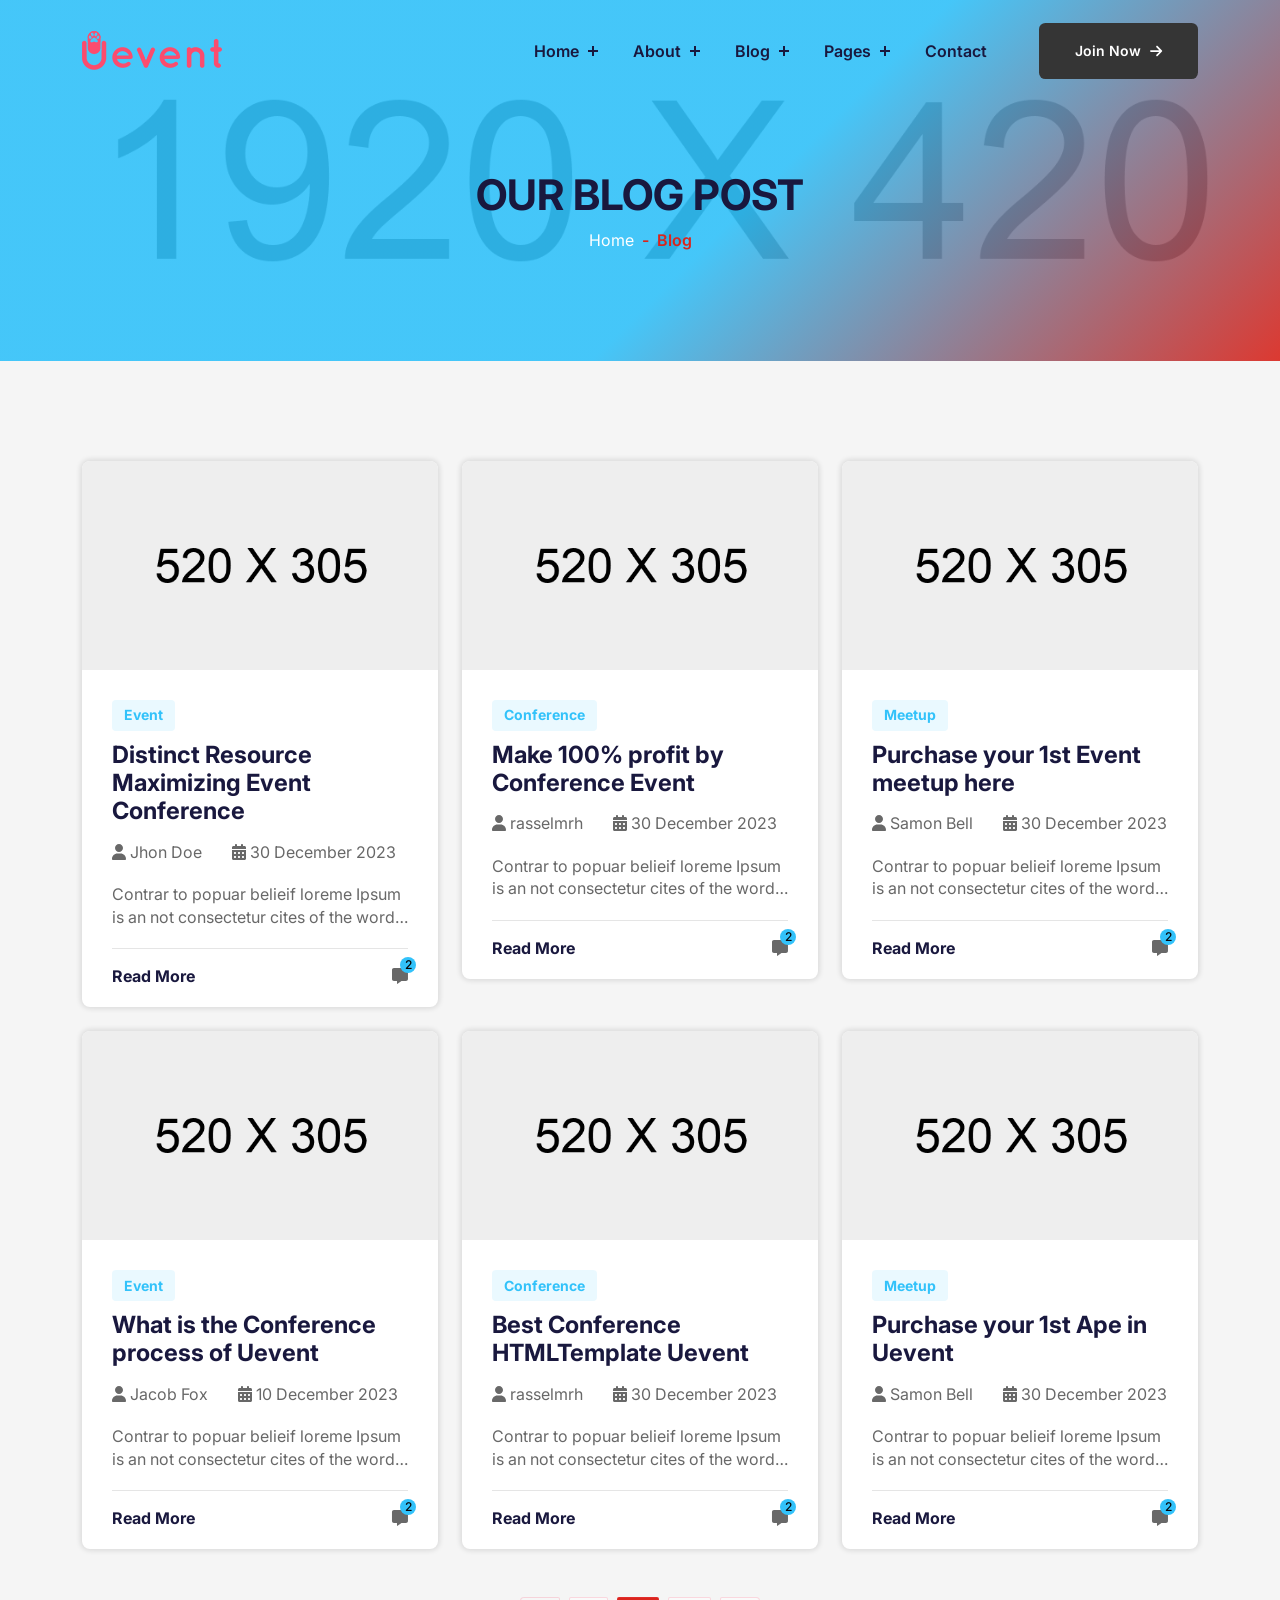
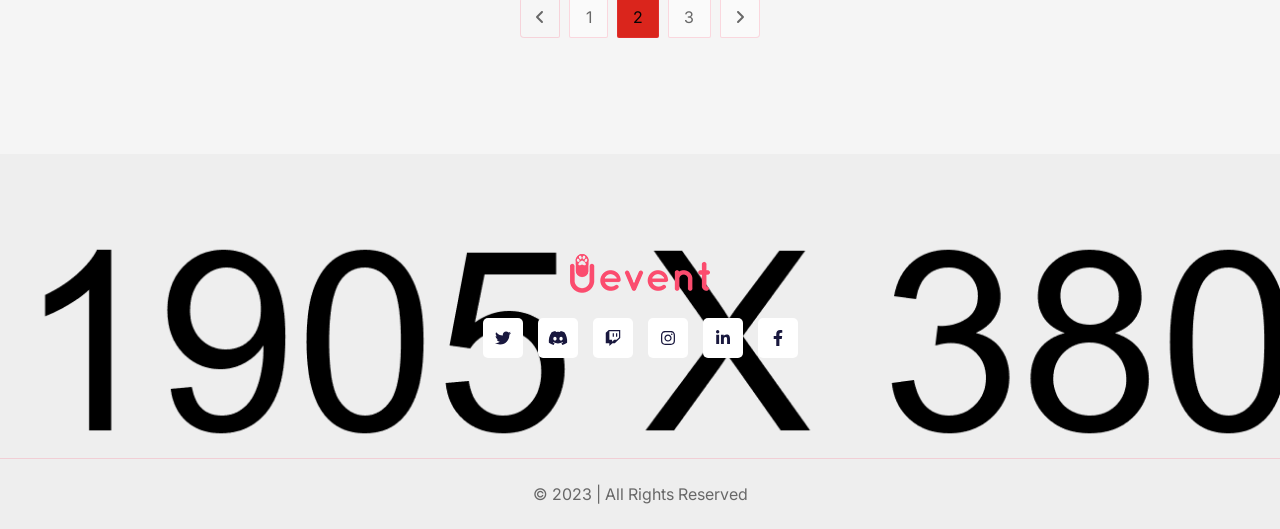
<file: blog.html>
<!DOCTYPE html>
<html lang="en">

<head>
    <meta charset="UTF-8">
    <meta http-equiv="X-UA-Compatible" content="IE=edge">
    <meta name="viewport" content="width=device-width, initial-scale=1.0">
    <title>Uevent- Multipurpose Event, Conference & Meetup HTML5 Template</title>

    <link rel="shortcut icon" href="assets/images/favicon.png" type="image/x-icon">

    <link rel="stylesheet" href="assets/css/bootstrap.min.css">
    <link rel="stylesheet" href="assets/css/aos.css">
    <link rel="stylesheet" href="assets/css/all.min.css">
    <link rel="stylesheet" href="assets/css/lightcase.css">
    <link rel="stylesheet" href="assets/css/swiper-bundle.min.css">

    <!-- main css for template -->
    <link rel="stylesheet" href="assets/css/style.css">
</head>

<body>

    <!-- ===============>> Preloader start here <<================= -->
    <div class="preloader">
        <img src="assets/images/logo/preloader.gif" alt="Uevent">
    </div>
    <!-- ===============>> Preloader end here <<================= -->



    <!-- ========== Multipage Header Section Starts Here========== -->
    <header class="header-section">
        <div class="header-bottom">
            <div class="container">
                <div class="header-wrapper">
                    <div class="logo">
                        <a href="index.html">
                            <img src="assets/images/logo/logo.png" alt="logo">
                        </a>
                    </div>
                    <div class="menu-area">
                        <ul class="menu">
                            <li>
                                <a href="#home">Home</a>
                                <ul class="submenu">
                                    <li><a href="index.html">Home Multi</a></li>
                                    <li><a href="index-single.html">Home Single</a></li>
                                </ul>
                            </li>

                            <li>
                                <a href="#about">About</a>
                                <ul class="submenu">
                                    <li><a href="about.html">About</a></li>
                                    <li><a href="speaker.html">Speakers</a></li>
                                    <li><a href="speaker-single.html">Speaker Details</a></li>
                                    <li><a href="schedule.html">Event Schedule</a></li>
                                    <li><a href="pricing.html">Ticket Pricing</a></li>
                                </ul>
                            </li>
                            <li>
                                <a href="#team">Blog</a>
                                <ul class="submenu">
                                    <li><a href="blog.html">Blog</a></li>
                                    <li><a href="blog-single.html">Blog Single</a></li>
                                </ul>
                            </li>
                            <li>
                                <a href="#faq">Pages</a>
                                <ul class="submenu">
                                    <li><a href="schedule.html">Schedule</a></li>
                                    <li><a href="pricing.html">Pricing</a></li>
                                    <li><a href="faq.html">FAQ</a></li>
                                    <li><a href="speaker.html">Speakers</a></li>
                                    <li><a href="speaker-single.html">Speaker single</a></li>
                                    <li><a href="signup.html">Sign Up</a></li>
                                    <li><a href="signin.html">Sign In</a></li>
                                    <li><a href="forgot-pass.html">Reset Password</a></li>
                                    <li><a href="coming-soon.html">Coming Soon</a></li>
                                    <li><a href="404.html">404 Page</a></li>
                                </ul>
                            </li>
                            <li>
                                <a href="contact.html">Contact</a>
                            </li>
                        </ul>
                        <div class="header-btn">
                            <a href="#" class="default-btn move-right">
                                <span>Join Now <i class="fa-solid fa-arrow-right"></i></span>
                            </a>
                        </div>

                        <!-- toggle icons -->
                        <div class="header-bar d-lg-none">
                            <span></span>
                            <span></span>
                            <span></span>
                        </div>
                    </div>
                </div>
            </div>
        </div>
    </header>
    <!-- ========== Multipage Header Section Ends Here========== -->


    <!-- ================> Page header start here <================== -->
    <section class="page-header bg--cover" style="background-image: url(assets/images/header/bg.jpg);">
        <div class="container">
            <div class="page-header__content text-center">
                <h2 class="text-uppercase">Our Blog Post</h2>
                <nav style="--bs-breadcrumb-divider: '-';" aria-label="breadcrumb">
                    <ol class="breadcrumb justify-content-center mb-0">
                        <li class="breadcrumb-item"><a href="index.html">Home</a></li>
                        <li class="breadcrumb-item active" aria-current="page">Blog</li>
                    </ol>
                </nav>
            </div>
        </div>
    </section>
    <!-- ================> Page header end here <================== -->



    <!-- ================> blog section start here <================== -->
    <div class="blog padding-top padding-bottom">
        <div class="container">
            <div class="blog__wrapper">
                <div class="row g-4">
                    <div class="col-lg-4 col-md-6">
                        <div class="blog__item">
                            <div class="blog__inner">
                                <div class="blog__thumb">
                                    <img src="assets/images/blog/01.jpg" alt="Blog Images">
                                </div>
                                <div class="blog__content">
                                    <div class="blog__content-top">
                                        <span class="blog__meta-tag">Event</span>
                                        <h4><a href="blog-single.html">Distinct Resource Maximizing Event Conference</a>
                                        </h4>
                                        <ul class="blog__meta d-flex flex-wrap align-items-center">
                                            <li class="blog__meta-author">
                                                <a href="#"><span><i class="fa-solid fa-user"></i></span> Jhon
                                                    Doe</a>
                                            </li>
                                            <li class="blog__meta-date">
                                                <a href="#"><span><i class="fa-solid fa-calendar-days"></i></span>
                                                    30
                                                    December 2023</a>
                                            </li>
                                        </ul>
                                    </div>
                                    <p>Contrar to popuar belieif loreme Ipsum is an not
                                        consectetur cites of the word in...</p>
                                    <div class="blog__content-bottom">
                                        <a href="blog-single.html" class="text-btn">Read More</a>
                                        <a href="#" class="blog__meta-comment">
                                            <i class="fa-solid fa-message"></i>
                                            <span
                                                class="position-absolute top-0 start-100 translate-middle rounded-circle">
                                                2
                                            </span>

                                        </a>
                                    </div>
                                </div>
                            </div>
                        </div>
                    </div>
                    <div class="col-lg-4 col-md-6">
                        <div class="blog__item">
                            <div class="blog__inner">
                                <div class="blog__thumb">
                                    <img src="assets/images/blog/02.jpg" alt="Blog Images">
                                </div>
                                <div class="blog__content">
                                    <div class="blog__content-top">
                                        <span class="blog__meta-tag">Conference</span>
                                        <h4><a href="blog-single.html">Make 100% profit by Conference Event</a></h4>
                                        <ul class="blog__meta d-flex flex-wrap align-items-center">
                                            <li class="blog__meta-author">
                                                <a href="#"><span><i class="fa-solid fa-user"></i></span> rasselmrh
                                                </a>
                                            </li>
                                            <li class="blog__meta-date">
                                                <a href="#"><span><i class="fa-solid fa-calendar-days"></i></span>
                                                    30
                                                    December 2023</a>
                                            </li>
                                        </ul>
                                    </div>
                                    <p>Contrar to popuar belieif loreme Ipsum is an not
                                        consectetur cites of the word in...</p>
                                    <div class="blog__content-bottom">
                                        <a href="blog-single.html" class="text-btn">Read More</a>
                                        <a href="#" class="blog__meta-comment">
                                            <i class="fa-solid fa-message"></i>
                                            <span
                                                class="position-absolute top-0 start-100 translate-middle rounded-circle">
                                                2
                                            </span>

                                        </a>
                                    </div>
                                </div>
                            </div>
                        </div>
                    </div>
                    <div class="col-lg-4 col-md-6">
                        <div class="blog__item">
                            <div class="blog__inner">
                                <div class="blog__thumb">
                                    <img src="assets/images/blog/03.jpg" alt="Blog Images">
                                </div>
                                <div class="blog__content">
                                    <div class="blog__content-top">
                                        <span class="blog__meta-tag">meetup</span>
                                        <h4><a href="blog-single.html">Purchase your 1st Event meetup here</a></h4>
                                        <ul class="blog__meta d-flex flex-wrap align-items-center">
                                            <li class="blog__meta-author">
                                                <a href="#"><span><i class="fa-solid fa-user"></i></span> Samon Bell</a>
                                            </li>
                                            <li class="blog__meta-date">
                                                <a href="#"><span><i class="fa-solid fa-calendar-days"></i></span>
                                                    30
                                                    December 2023</a>
                                            </li>
                                        </ul>
                                    </div>
                                    <p>Contrar to popuar belieif loreme Ipsum is an not
                                        consectetur cites of the word in...</p>
                                    <div class="blog__content-bottom">
                                        <a href="blog-single.html" class="text-btn">Read More</a>
                                        <a href="#" class="blog__meta-comment">
                                            <i class="fa-solid fa-message"></i>
                                            <span
                                                class="position-absolute top-0 start-100 translate-middle rounded-circle">
                                                2
                                            </span>

                                        </a>
                                    </div>
                                </div>
                            </div>
                        </div>
                    </div>
                    <div class="col-lg-4 col-md-6">
                        <div class="blog__item">
                            <div class="blog__inner">
                                <div class="blog__thumb">
                                    <img src="assets/images/blog/04.jpg" alt="Blog Images">
                                </div>
                                <div class="blog__content">
                                    <div class="blog__content-top">
                                        <span class="blog__meta-tag">Event</span>
                                        <h4><a href="blog-single.html">What is the Conference process of Uevent</a></h4>
                                        <ul class="blog__meta d-flex flex-wrap align-items-center">
                                            <li class="blog__meta-author">
                                                <a href="#"><span><i class="fa-solid fa-user"></i></span> Jacob Fox
                                                </a>
                                            </li>
                                            <li class="blog__meta-date">
                                                <a href="#"><span><i class="fa-solid fa-calendar-days"></i></span>
                                                    10
                                                    December 2023</a>
                                            </li>
                                        </ul>
                                    </div>
                                    <p>Contrar to popuar belieif loreme Ipsum is an not
                                        consectetur cites of the word in...</p>
                                    <div class="blog__content-bottom">
                                        <a href="blog-single.html" class="text-btn">Read More</a>
                                        <a href="#" class="blog__meta-comment">
                                            <i class="fa-solid fa-message"></i>
                                            <span
                                                class="position-absolute top-0 start-100 translate-middle rounded-circle">
                                                2
                                            </span>

                                        </a>
                                    </div>
                                </div>
                            </div>
                        </div>
                    </div>
                    <div class="col-lg-4 col-md-6">
                        <div class="blog__item">
                            <div class="blog__inner">
                                <div class="blog__thumb">
                                    <img src="assets/images/blog/05.jpg" alt="Blog Images">
                                </div>
                                <div class="blog__content">
                                    <div class="blog__content-top">
                                        <span class="blog__meta-tag">Conference</span>
                                        <h4><a href="blog-single.html">Best Conference HTMLTemplate Uevent</a></h4>
                                        <ul class="blog__meta d-flex flex-wrap align-items-center">
                                            <li class="blog__meta-author">
                                                <a href="#"><span><i class="fa-solid fa-user"></i></span> rasselmrh
                                                </a>
                                            </li>
                                            <li class="blog__meta-date">
                                                <a href="#"><span><i class="fa-solid fa-calendar-days"></i></span>
                                                    30
                                                    December 2023</a>
                                            </li>
                                        </ul>
                                    </div>
                                    <p>Contrar to popuar belieif loreme Ipsum is an not
                                        consectetur cites of the word in...</p>
                                    <div class="blog__content-bottom">
                                        <a href="blog-single.html" class="text-btn">Read More</a>
                                        <a href="#" class="blog__meta-comment">
                                            <i class="fa-solid fa-message"></i>
                                            <span
                                                class="position-absolute top-0 start-100 translate-middle rounded-circle">
                                                2
                                            </span>

                                        </a>
                                    </div>
                                </div>
                            </div>
                        </div>
                    </div>
                    <div class="col-lg-4 col-md-6">
                        <div class="blog__item">
                            <div class="blog__inner">
                                <div class="blog__thumb">
                                    <img src="assets/images/blog/06.jpg" alt="Blog Images">
                                </div>
                                <div class="blog__content">
                                    <div class="blog__content-top">
                                        <span class="blog__meta-tag">meetup</span>
                                        <h4><a href="blog-single.html">Purchase your 1st Ape in Uevent</a></h4>
                                        <ul class="blog__meta d-flex flex-wrap align-items-center">
                                            <li class="blog__meta-author">
                                                <a href="#"><span><i class="fa-solid fa-user"></i></span> Samon Bell</a>
                                            </li>
                                            <li class="blog__meta-date">
                                                <a href="#"><span><i class="fa-solid fa-calendar-days"></i></span>
                                                    30
                                                    December 2023</a>
                                            </li>
                                        </ul>
                                    </div>
                                    <p>Contrar to popuar belieif loreme Ipsum is an not
                                        consectetur cites of the word in...</p>
                                    <div class="blog__content-bottom">
                                        <a href="blog-single.html" class="text-btn">Read More</a>
                                        <a href="#" class="blog__meta-comment">
                                            <i class="fa-solid fa-message"></i>
                                            <span
                                                class="position-absolute top-0 start-100 translate-middle rounded-circle">
                                                2
                                            </span>
                                        </a>
                                    </div>
                                </div>
                            </div>
                        </div>
                    </div>
                </div>
                <div class="mt-5 text-center">
                    <nav aria-label="Blog Pagination">
                        <ul class="pagination justify-content-center">
                            <li class="page-item disabled">
                                <span class="page-link"><i class="fa-solid fa-angle-left"></i></span>
                            </li>
                            <li class="page-item"><a class="page-link" href="#">1</a></li>
                            <li class="page-item active" aria-current="page">
                                <span class="page-link">2</span>
                            </li>
                            <li class="page-item"><a class="page-link" href="#">3</a></li>
                            <li class="page-item">
                                <a class="page-link" href="#"><i class="fa-solid fa-angle-right"></i></a>
                            </li>
                        </ul>
                    </nav>
                </div>
            </div>
        </div>
    </div>
    <!-- ================> blog section end here <================== -->






    <!-- ================> Footer section start here <================== -->
    <footer class="footer" style="background-image: url(assets/images/footer/bg.png);">
        <div class="footer__wrapper padding-top padding-bottom">
            <div class="container">
                <div class="footer__content text-center">
                    <a class="mb-4 d-inline-block" href="index.html"><img src="assets/images/logo/logo.png"
                            alt="Logo"></a>
                    <ul class="social justify-content-center">
                        <li class="social__item">
                            <a href="#" class="social__link"><i class="fab fa-twitter"></i></a>
                        </li>
                        <li class="social__item">
                            <a href="#" class="social__link"><i class="fab fa-discord"></i></a>
                        </li>
                        <li class="social__item">
                            <a href="#" class="social__link"><i class="fab fa-twitch"></i></a>
                        </li>
                        <li class="social__item">
                            <a href="#" class="social__link"><i class="fab fa-instagram"></i></a>
                        </li>
                        <li class="social__item">
                            <a href="#" class="social__link"><i class="fab fa-linkedin-in"></i></a>
                        </li>
                        <li class="social__item">
                            <a href="#" class="social__link"><i class="fab fa-facebook-f"></i></a>
                        </li>
                    </ul>
                </div>
            </div>
        </div>
        <div class="footer__copyright">
            <div class="container">
                <div class="text-center py-4">
                    <p class=" mb-0">© 2023 | All Rights Reserved </p>
                </div>
            </div>
        </div>
    </footer>
    <!-- ================> Footer section end here <================== -->




    <!-- vendor plugins -->
    <script src="assets/js/jquery-3.6.0.min.js"></script>
    <script src="assets/js/bootstrap.bundle.min.js"></script>
    <script src="assets/js/all.min.js"></script>
    <script src="assets/js/swiper-bundle.min.js"></script>
    <script src="assets/js/aos.js"></script>
    <script src="assets/js/lightcase.js"></script>
    <script src="assets/js/purecounter_vanilla.js"></script>
    <script src="assets/js/countdown.min.js"></script>
    <script src="assets/js/custom.js"></script>
</body>

</html>
</file>
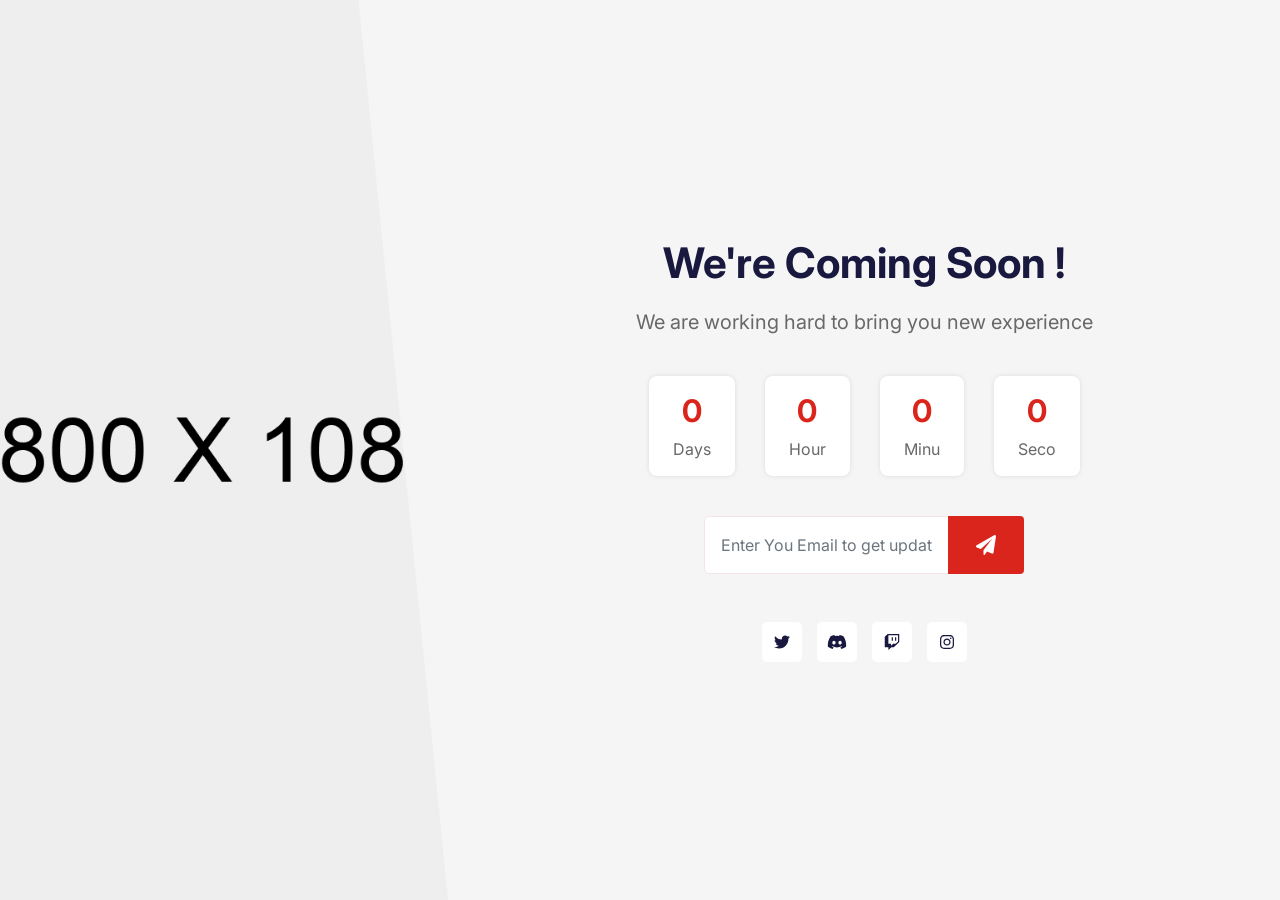
<file: coming-soon.html>
<!DOCTYPE html>
<html lang="en">

<head>
    <meta charset="UTF-8">
    <meta http-equiv="X-UA-Compatible" content="IE=edge">
    <meta name="viewport" content="width=device-width, initial-scale=1.0">
    <title>Uevent- Multipurpose Event, Conference & Meetup HTML5 Template</title>

    <link rel="shortcut icon" href="assets/images/favicon.png" type="image/x-icon">

    <link rel="stylesheet" href="assets/css/bootstrap.min.css">
    <link rel="stylesheet" href="assets/css/aos.css">
    <link rel="stylesheet" href="assets/css/all.min.css">
    <link rel="stylesheet" href="assets/css/lightcase.css">
    <link rel="stylesheet" href="assets/css/swiper-bundle.min.css">

    <!-- main css for template -->
    <link rel="stylesheet" href="assets/css/style.css">
</head>

<body>

    <!-- ===============>> Preloader start here <<================= -->
    <div class="preloader">
        <img src="assets/images/logo/preloader.gif" alt="Uevent">
    </div>
    <!-- ===============>> Preloader end here <<================= -->



    <!-- ================> coming soon section start here <================== -->
    <section class="coming-soon">
        <div class="coming-soon__inner">
            <div class="coming-soon__content">
                <h2 class="color--gradient-y">We're Coming Soon ! </h2>
                <p>We are working hard to bring you new experience</p>
                <ul class="countdown justify-content-center" data-date="July 25, 2023 21:14:01" id="countdown">
                    <li class="countdown__item">
                        <h3 class="countdown__number color--theme-color countdown__number-days">99</h3>
                        <p class="countdown__text">Days</p>
                    </li>
                    <li class="countdown__item">
                        <h3 class="countdown__number color--theme-color countdown__number-hours">18</h3>
                        <p class="countdown__text">Hour</p>
                    </li>
                    <li class="countdown__item">
                        <h3 class="countdown__number color--theme-color countdown__number-minutes">44</h3>
                        <p class="countdown__text">Minu</p>
                    </li>
                    <li class="countdown__item">
                        <h3 class="countdown__number color--theme-color countdown__number-seconds">36</h3>
                        <p class="countdown__text">Seco</p>
                    </li>
                </ul>
                <div class="input-group mb-5">
                    <input type="text" class="form-control" placeholder="Enter You Email to get update"
                        aria-label="Email Newsletter" aria-describedby="email-newsletter">
                    <button class="input-group-text" id="email-newsletter"><i
                            class="fa-solid fa-paper-plane"></i></button>
                </div>
                <ul class="social justify-content-center">
                    <li class="social__item">
                        <a href="#" class="social__link"><i class="fab fa-twitter"></i></a>
                    </li>
                    <li class="social__item">
                        <a href="#" class="social__link"><i class="fab fa-discord"></i></a>
                    </li>
                    <li class="social__item">
                        <a href="#" class="social__link"><i class="fab fa-twitch"></i></a>
                    </li>
                    <li class="social__item">
                        <a href="#" class="social__link"><i class="fab fa-instagram"></i></a>
                    </li>
                </ul>
            </div>
            <div class="coming-soon__thumb">
                <a href="index.html"><img src="assets/images/coming-soon/01.jpg" alt="Event Image"> </a>
            </div>
        </div>

    </section>
    <!-- ================> coming soon section end here <================== -->



    <!-- vendor plugins -->
    <script src="assets/js/jquery-3.6.0.min.js"></script>
    <script src="assets/js/bootstrap.bundle.min.js"></script>
    <script src="assets/js/all.min.js"></script>
    <script src="assets/js/swiper-bundle.min.js"></script>
    <script src="assets/js/aos.js"></script>
    <script src="assets/js/lightcase.js"></script>
    <script src="assets/js/purecounter_vanilla.js"></script>
    <script src="assets/js/countdown.min.js"></script>
    <script src="assets/js/custom.js"></script>
</body>

</html>
</file>
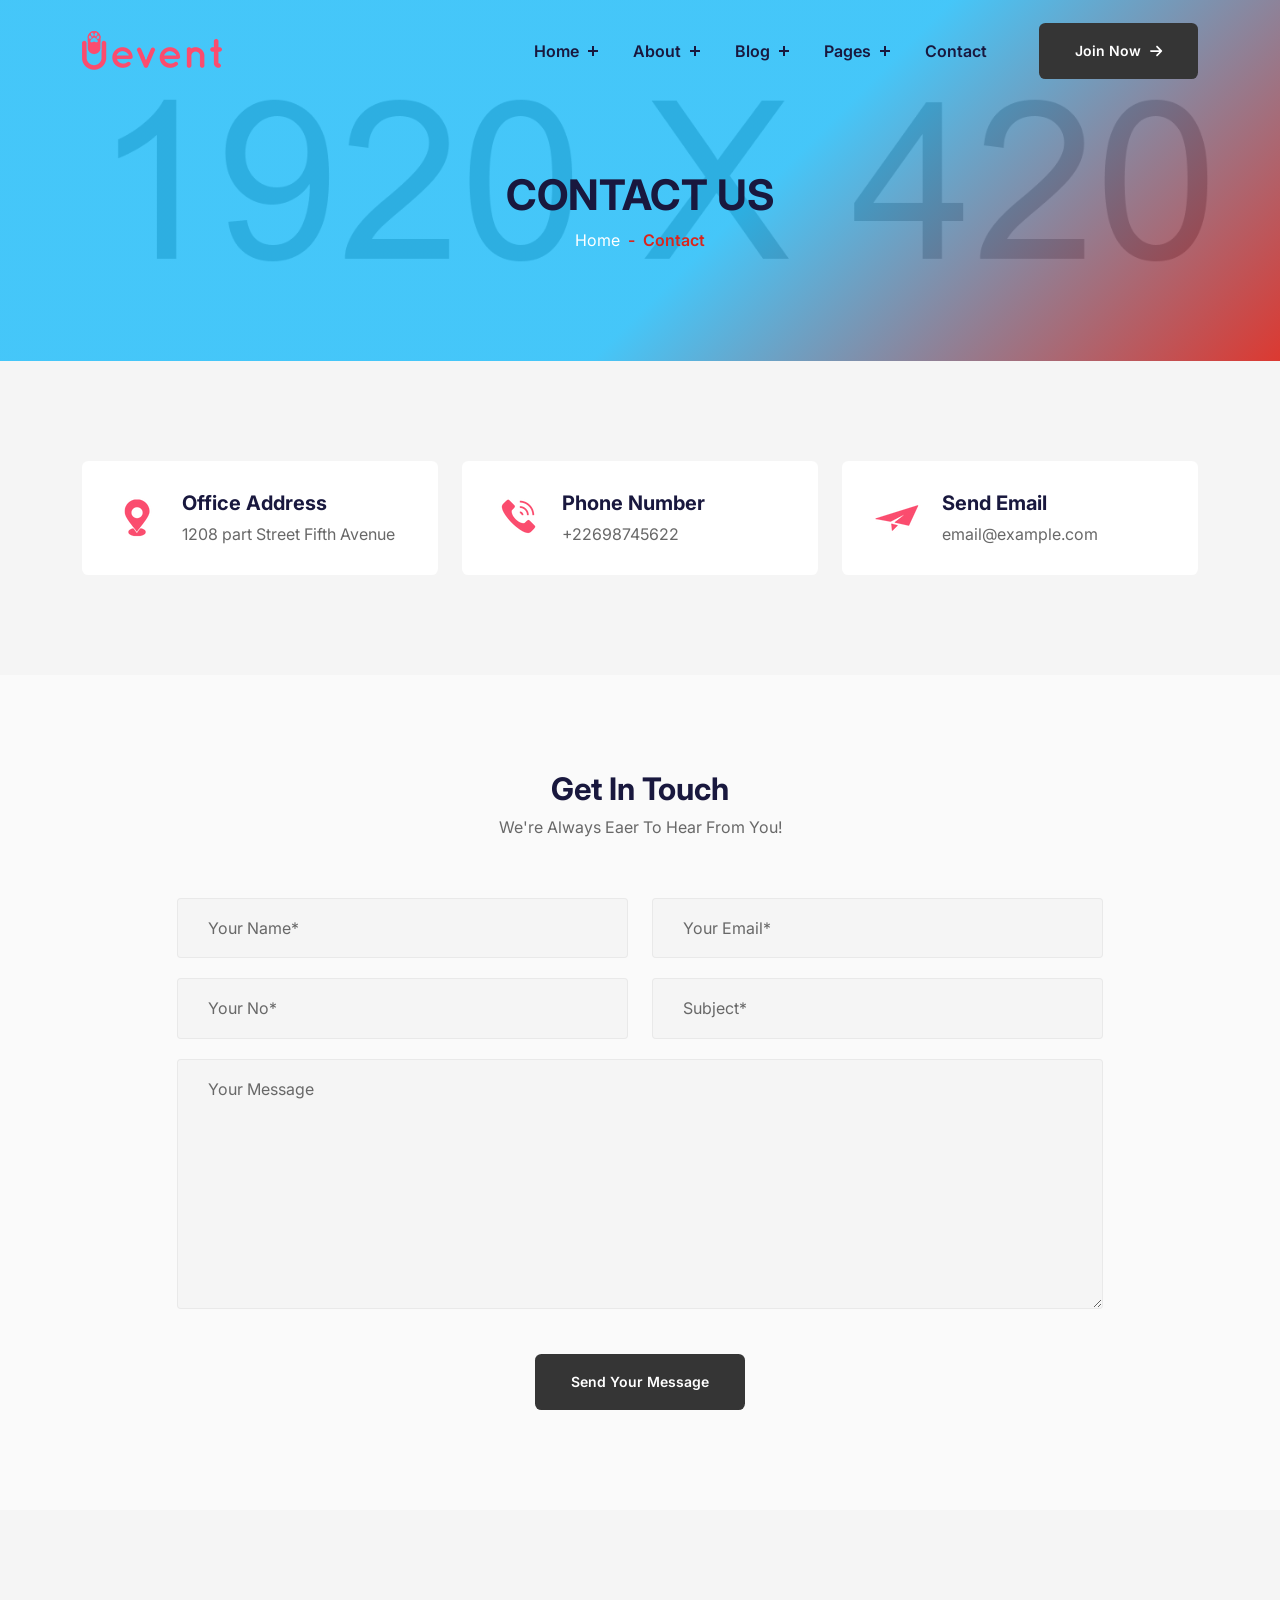
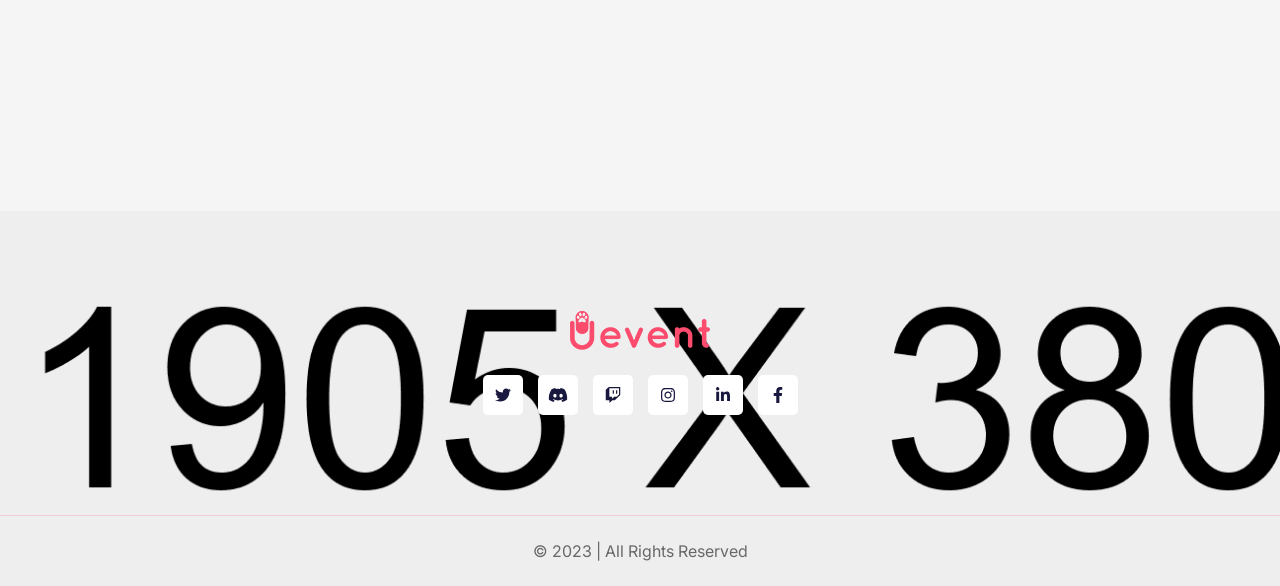
<file: contact.html>
<!DOCTYPE html>
<html lang="en">

<head>
    <meta charset="UTF-8">
    <meta http-equiv="X-UA-Compatible" content="IE=edge">
    <meta name="viewport" content="width=device-width, initial-scale=1.0">
    <title>Uevent- Multipurpose Event, Conference & Meetup HTML5 Template</title>

    <link rel="shortcut icon" href="assets/images/favicon.png" type="image/x-icon">

    <link rel="stylesheet" href="assets/css/bootstrap.min.css">
    <link rel="stylesheet" href="assets/css/aos.css">
    <link rel="stylesheet" href="assets/css/all.min.css">
    <link rel="stylesheet" href="assets/css/lightcase.css">
    <link rel="stylesheet" href="assets/css/swiper-bundle.min.css">

    <!-- main css for template -->
    <link rel="stylesheet" href="assets/css/style.css">
</head>

<body>

    <!-- ===============>> Preloader start here <<================= -->
    <div class="preloader">
        <img src="assets/images/logo/preloader.gif" alt="Uevent">
    </div>
    <!-- ===============>> Preloader end here <<================= -->



    <!-- ========== Multipage Header Section Starts Here========== -->
    <header class="header-section">
        <div class="header-bottom">
            <div class="container">
                <div class="header-wrapper">
                    <div class="logo">
                        <a href="index.html">
                            <img src="assets/images/logo/logo.png" alt="logo">
                        </a>
                    </div>
                    <div class="menu-area">
                        <ul class="menu">
                            <li>
                                <a href="#home">Home</a>
                                <ul class="submenu">
                                    <li><a href="index.html">Home Multi</a></li>
                                    <li><a href="index-single.html">Home Single</a></li>
                                </ul>
                            </li>

                            <li>
                                <a href="#about">About</a>
                                <ul class="submenu">
                                    <li><a href="about.html">About</a></li>
                                    <li><a href="speaker.html">Speakers</a></li>
                                    <li><a href="speaker-single.html">Speaker Details</a></li>
                                    <li><a href="schedule.html">Event Schedule</a></li>
                                    <li><a href="pricing.html">Ticket Pricing</a></li>
                                </ul>
                            </li>
                            <li>
                                <a href="#team">Blog</a>
                                <ul class="submenu">
                                    <li><a href="blog.html">Blog</a></li>
                                    <li><a href="blog-single.html">Blog Single</a></li>
                                </ul>
                            </li>
                            <li>
                                <a href="#faq">Pages</a>
                                <ul class="submenu">
                                    <li><a href="schedule.html">Schedule</a></li>
                                    <li><a href="pricing.html">Pricing</a></li>
                                    <li><a href="faq.html">FAQ</a></li>
                                    <li><a href="speaker.html">Speakers</a></li>
                                    <li><a href="speaker-single.html">Speaker single</a></li>
                                    <li><a href="signup.html">Sign Up</a></li>
                                    <li><a href="signin.html">Sign In</a></li>
                                    <li><a href="forgot-pass.html">Reset Password</a></li>
                                    <li><a href="coming-soon.html">Coming Soon</a></li>
                                    <li><a href="404.html">404 Page</a></li>
                                </ul>
                            </li>
                            <li>
                                <a href="contact.html">Contact</a>
                            </li>
                        </ul>
                        <div class="header-btn">
                            <a href="#" class="default-btn move-right">
                                <span>Join Now <i class="fa-solid fa-arrow-right"></i></span>
                            </a>
                        </div>

                        <!-- toggle icons -->
                        <div class="header-bar d-lg-none">
                            <span></span>
                            <span></span>
                            <span></span>
                        </div>
                    </div>
                </div>
            </div>
        </div>
    </header>
    <!-- ========== Multipage Header Section Ends Here========== -->


    <!-- ================> Page header start here <================== -->
    <section class="page-header bg--cover" style="background-image: url(assets/images/header/bg.jpg);">
        <div class="container">
            <div class="page-header__content text-center">
                <h2 class="text-uppercase">Contact Us</h2>
                <nav style="--bs-breadcrumb-divider: '-';" aria-label="breadcrumb">
                    <ol class="breadcrumb justify-content-center mb-0">
                        <li class="breadcrumb-item"><a href="index.html">Home</a></li>
                        <li class="breadcrumb-item active" aria-current="page">Contact</li>
                    </ol>
                </nav>
            </div>
        </div>
    </section>
    <!-- ================> Page header end here <================== -->



    <!-- ================> info section start here <================== -->
    <div class="info padding-top padding-bottom">
        <div class="container">
            <div class="info__wrapper">
                <div class="row justify-content-center g-4">
                    <div class="col-lg-4 col-md-6">
                        <div class="info__item">
                            <div class="info__item-inner">
                                <div class="info__item-icon">
                                    <img src="assets/images/contact/01.png" alt="Location icon">
                                </div>
                                <div class="info__item-content">
                                    <h5>Office Address</h5>
                                    <p>1208 part Street Fifth Avenue</p>
                                </div>
                            </div>
                        </div>
                    </div>
                    <div class="col-lg-4 col-md-6">
                        <div class="info__item">
                            <div class="info__item-inner">
                                <div class="info__item-icon">
                                    <img src="assets/images/contact/02.png" alt="Phone icon">
                                </div>
                                <div class="info__item-content">
                                    <h5>Phone Number</h5>
                                    <a href="tel:+22698745622">+22698745622</a>
                                </div>
                            </div>
                        </div>
                    </div>
                    <div class="col-lg-4 col-md-6">
                        <div class="info__item">
                            <div class="info__item-inner">
                                <div class="info__item-icon">
                                    <img src="assets/images/contact/03.png" alt="Email icon">
                                </div>
                                <div class="info__item-content">
                                    <h5>Send Email </h5>
                                    <a href="mailto:email@example.com">email@example.com</a>
                                </div>
                            </div>
                        </div>
                    </div>
                </div>
            </div>
        </div>
    </div>
    <!-- ================> info section end here <================== -->



    <!-- ================> Contact section start here <================== -->
    <section class="contact padding-top padding-bottom">
        <div class="container">
            <div class="section-header">
                <div class="section-header__content">
                    <h3>Get In Touch</h3>
                    <p>We're Always Eaer To Hear From You!</p>
                </div>
            </div>
            <div class="contact__wrapper">
                <div class="row justify-content-center">
                    <div class="col-lg-10">
                        <form action="#" class="form">
                            <div class="row">
                                <div class="col-md-6">
                                    <input type="text" placeholder="Your Name*" required>
                                </div>
                                <div class="col-md-6">
                                    <input type="email" placeholder="Your Email*" required>
                                </div>
                                <div class="col-md-6">
                                    <input type="tel" placeholder="Your No*" required>
                                </div>
                                <div class="col-md-6">
                                    <input type="text" placeholder="Subject*" required>
                                </div>
                                <div class="col-12">
                                    <textarea placeholder="Your Message"></textarea>
                                </div>
                            </div>
                            <div class="text-center">
                                <button type="submit" class="default-btn"><span>Send Your Message</span></button>
                            </div>
                        </form>
                    </div>
                </div>

            </div>
        </div>
    </section>
    <!-- ================> Contact section end here <================== -->


    <!-- ================> map section start here <================== -->
    <div class="map">
        <div class="container-fluid px-0">
            <div class="map__wrapper">
                <iframe
                    src="https://www.google.com/maps/embed?pb=!1m18!1m12!1m3!1d387190.2799120522!2d-74.25987460306818!3d40.697670064076384!2m3!1f0!2f0!3f0!3m2!1i1024!2i768!4f13.1!3m3!1m2!1s0x89c24fa5d33f083b%3A0xc80b8f06e177fe62!2sNew%20York%2C%20NY%2C%20USA!5e0!3m2!1sen!2sbd!4v1647360575411!5m2!1sen!2sbd"
                    allowfullscreen="" loading="lazy"></iframe>
            </div>
        </div>
    </div>
    <!-- ================> map section end here <================== -->






    <!-- ================> Footer section start here <================== -->
    <footer class="footer" style="background-image: url(assets/images/footer/bg.png);">
        <div class="footer__wrapper padding-top padding-bottom">
            <div class="container">
                <div class="footer__content text-center">
                    <a class="mb-4 d-inline-block" href="index.html"><img src="assets/images/logo/logo.png"
                            alt="Logo"></a>
                    <ul class="social justify-content-center">
                        <li class="social__item">
                            <a href="#" class="social__link"><i class="fab fa-twitter"></i></a>
                        </li>
                        <li class="social__item">
                            <a href="#" class="social__link"><i class="fab fa-discord"></i></a>
                        </li>
                        <li class="social__item">
                            <a href="#" class="social__link"><i class="fab fa-twitch"></i></a>
                        </li>
                        <li class="social__item">
                            <a href="#" class="social__link"><i class="fab fa-instagram"></i></a>
                        </li>
                        <li class="social__item">
                            <a href="#" class="social__link"><i class="fab fa-linkedin-in"></i></a>
                        </li>
                        <li class="social__item">
                            <a href="#" class="social__link"><i class="fab fa-facebook-f"></i></a>
                        </li>
                    </ul>
                </div>
            </div>
        </div>
        <div class="footer__copyright">
            <div class="container">
                <div class="text-center py-4">
                    <p class=" mb-0">© 2023 | All Rights Reserved </p>
                </div>
            </div>
        </div>
    </footer>
    <!-- ================> Footer section end here <================== -->


    <!-- vendor plugins -->
    <script src="assets/js/jquery-3.6.0.min.js"></script>
    <script src="assets/js/bootstrap.bundle.min.js"></script>
    <script src="assets/js/all.min.js"></script>
    <script src="assets/js/swiper-bundle.min.js"></script>
    <script src="assets/js/aos.js"></script>
    <script src="assets/js/lightcase.js"></script>
    <script src="assets/js/purecounter_vanilla.js"></script>
    <script src="assets/js/countdown.min.js"></script>
    <script src="assets/js/custom.js"></script>
</body>

</html>
</file>
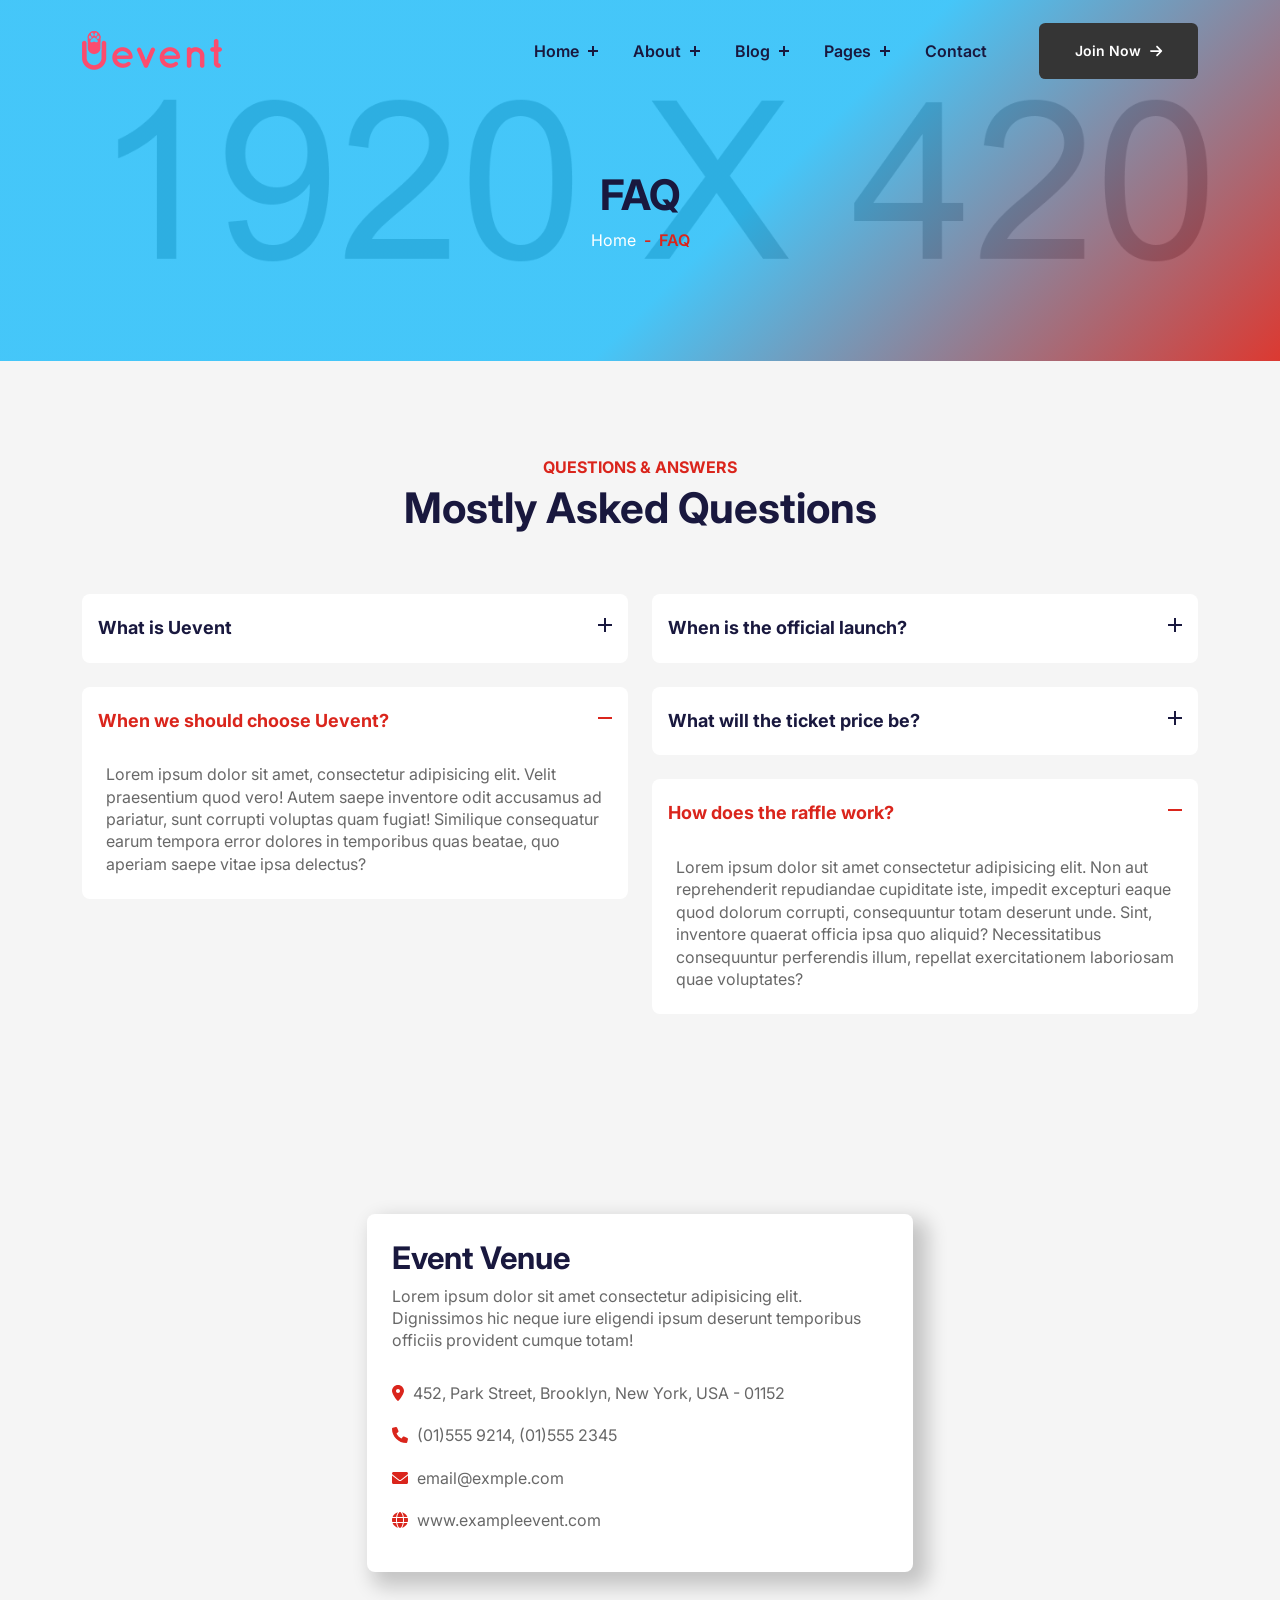
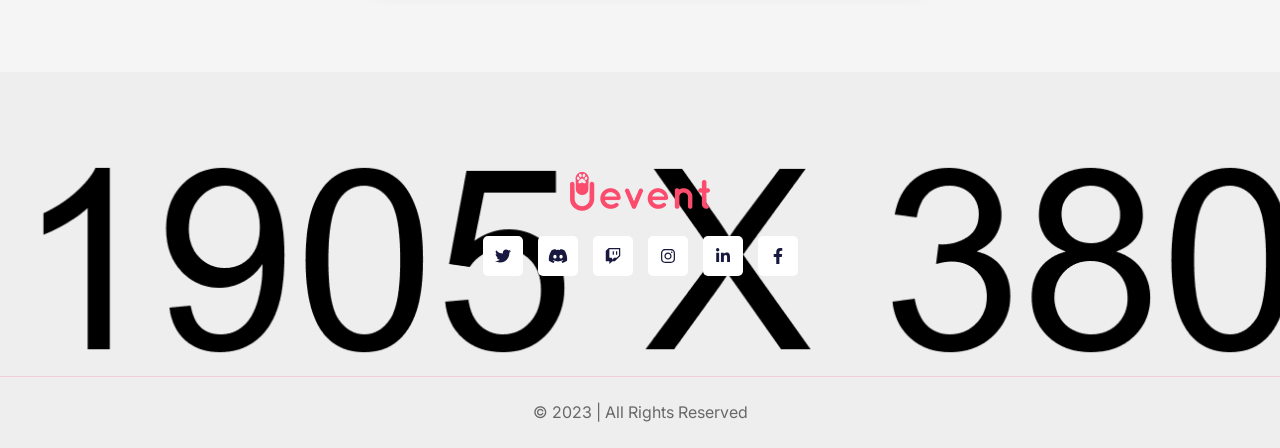
<file: faq.html>
<!DOCTYPE html>
<html lang="zxx">

<head>
    <meta charset="UTF-8">
    <meta http-equiv="X-UA-Compatible" content="IE=edge">
    <meta name="viewport" content="width=device-width, initial-scale=1.0">
    <title>Uevent- Multipurpose Event, Conference & Meetup HTML5 Template</title>

    <link rel="shortcut icon" href="assets/images/favicon.png" type="image/x-icon">

    <link rel="stylesheet" href="assets/css/bootstrap.min.css">
    <link rel="stylesheet" href="assets/css/aos.css">
    <link rel="stylesheet" href="assets/css/all.min.css">
    <link rel="stylesheet" href="assets/css/lightcase.css">
    <link rel="stylesheet" href="assets/css/swiper-bundle.min.css">

    <!-- main css for template -->
    <link rel="stylesheet" href="assets/css/style.css">
</head>

<body>

    <!-- ===============>> Preloader start here <<================= -->
    <div class="preloader">
        <img src="assets/images/logo/preloader.gif" alt="Uevent">
    </div>
    <!-- ===============>> Preloader end here <<================= -->



    <!-- ========== Multipage Header Section Starts Here========== -->
    <header class="header-section">
        <div class="header-bottom">
            <div class="container">
                <div class="header-wrapper">
                    <div class="logo">
                        <a href="index.html">
                            <img src="assets/images/logo/logo.png" alt="logo">
                        </a>
                    </div>
                    <div class="menu-area">
                        <ul class="menu">
                            <li>
                                <a href="#home">Home</a>
                                <ul class="submenu">
                                    <li><a href="index.html">Home Multi</a></li>
                                    <li><a href="index-single.html">Home Single</a></li>
                                </ul>
                            </li>

                            <li>
                                <a href="#about">About</a>
                                <ul class="submenu">
                                    <li><a href="about.html">About</a></li>
                                    <li><a href="speaker.html">Speakers</a></li>
                                    <li><a href="speaker-single.html">Speaker Details</a></li>
                                    <li><a href="schedule.html">Event Schedule</a></li>
                                    <li><a href="pricing.html">Ticket Pricing</a></li>
                                </ul>
                            </li>
                            <li>
                                <a href="#team">Blog</a>
                                <ul class="submenu">
                                    <li><a href="blog.html">Blog</a></li>
                                    <li><a href="blog-single.html">Blog Single</a></li>
                                </ul>
                            </li>
                            <li>
                                <a href="#faq">Pages</a>
                                <ul class="submenu">
                                    <li><a href="schedule.html">Schedule</a></li>
                                    <li><a href="pricing.html">Pricing</a></li>
                                    <li><a href="faq.html">FAQ</a></li>
                                    <li><a href="speaker.html">Speakers</a></li>
                                    <li><a href="speaker-single.html">Speaker single</a></li>
                                    <li><a href="signup.html">Sign Up</a></li>
                                    <li><a href="signin.html">Sign In</a></li>
                                    <li><a href="forgot-pass.html">Reset Password</a></li>
                                    <li><a href="coming-soon.html">Coming Soon</a></li>
                                    <li><a href="404.html">404 Page</a></li>
                                </ul>
                            </li>
                            <li>
                                <a href="contact.html">Contact</a>
                            </li>
                        </ul>
                        <div class="header-btn">
                            <a href="#" class="default-btn move-right">
                                <span>Join Now <i class="fa-solid fa-arrow-right"></i></span>
                            </a>
                        </div>

                        <!-- toggle icons -->
                        <div class="header-bar d-lg-none">
                            <span></span>
                            <span></span>
                            <span></span>
                        </div>
                    </div>
                </div>
            </div>
        </div>
    </header>
    <!-- ========== Multipage Header Section Ends Here========== -->


    <!-- ================> Page header start here <================== -->
    <section class="page-header bg--cover" style="background-image: url(assets/images/header/bg.jpg);">
        <div class="container">
            <div class="page-header__content text-center">
                <h2 class="text-uppercase">Faq</h2>
                <nav style="--bs-breadcrumb-divider: '-';" aria-label="breadcrumb">
                    <ol class="breadcrumb justify-content-center mb-0">
                        <li class="breadcrumb-item"><a href="index.html">Home</a></li>
                        <li class="breadcrumb-item active" aria-current="page">FAQ</li>
                    </ol>
                </nav>
            </div>
        </div>
    </section>
    <!-- ================> Page header end here <================== -->




    <!-- ================FAQ section start here <================== -->
    <section id="faq" class="faq padding-top padding-bottom">
        <div class="container">
            <div class="section-header text-center" data-aos="fade-up" data-aos-duration="900">
                <p class="subtitle">Questions & Answers</p>
                <h2>Mostly Asked Questions</h2>
            </div>
            <div class="faq__wrapper">
                <div class="row g-4">
                    <div class="col-lg-6">
                        <div class="accordion" id="faqAccordion1">
                            <div class="row g-4">
                                <div class="col-12">
                                    <div class="accordion__item" data-aos="fade-up" data-aos-duration="1000">
                                        <div class="accordion__header" id="faq1">
                                            <button class="accordion__button collapsed" type="button"
                                                data-bs-toggle="collapse" data-bs-target="#faqBody1"
                                                aria-expanded="false" aria-controls="faqBody1">
                                                What is Uevent <span class="plus-icon"></span>
                                            </button>
                                        </div>
                                        <div id="faqBody1" class="accordion-collapse collapse" aria-labelledby="faq1"
                                            data-bs-parent="#faqAccordion1">
                                            <div class="accordion__body">
                                                Lorem ipsum dolor sit amet consectetur adipisicing elit. Tempore in
                                                maiores dignissimos, aut cum unde officiis sed vero fuga enim
                                                voluptates
                                                nobis ea porro recusandae facere optio exercitationem perferendis
                                                id,
                                                beatae expedita libero, ullam error eveniet! Provident ipsa enim ab.
                                            </div>
                                        </div>
                                    </div>
                                </div>
                                <div class="col-12">
                                    <div class="accordion__item" data-aos="fade-up" data-aos-duration="1100">
                                        <div class="accordion__header" id="faq2">
                                            <button class="accordion__button" type="button" data-bs-toggle="collapse"
                                                data-bs-target="#faqBody2" aria-expanded="true"
                                                aria-controls="faqBody2">
                                                When we should choose Uevent? <span class="plus-icon"></span>
                                            </button>
                                        </div>
                                        <div id="faqBody2" class="accordion-collapse collapse show"
                                            aria-labelledby="faq2" data-bs-parent="#faqAccordion1">
                                            <div class="accordion__body">
                                                Lorem ipsum dolor sit amet, consectetur adipisicing elit. Velit
                                                praesentium quod vero! Autem saepe inventore odit accusamus ad
                                                pariatur,
                                                sunt corrupti voluptas quam fugiat! Similique consequatur earum
                                                tempora
                                                error dolores in temporibus quas beatae, quo aperiam saepe vitae
                                                ipsa
                                                delectus?
                                            </div>
                                        </div>
                                    </div>
                                </div>
                                <div class="col-12">
                                    <div class="accordion__item" data-aos="fade-up" data-aos-duration="1200">
                                        <div class="accordion__header" id="faq3">
                                            <button class="accordion__button collapsed" type="button"
                                                data-bs-toggle="collapse" data-bs-target="#faqBody3"
                                                aria-expanded="false" aria-controls="faqBody3">
                                                How good is this event<span class="plus-icon"></span>
                                            </button>
                                        </div>
                                        <div id="faqBody3" class="accordion-collapse collapse" aria-labelledby="faq3"
                                            data-bs-parent="#faqAccordion1">
                                            <div class="accordion__body">
                                                Lorem ipsum dolor sit amet consectetur adipisicing elit. Temporibus
                                                in
                                                dolores vero, deleniti necessitatibus sed nisi magni vitae fugit
                                                nemo
                                                nostrum sunt sapiente harum? Sequi eligendi, incidunt laborum optio
                                                odio
                                                voluptatibus molestiae dignissimos, quo excepturi omnis nulla culpa
                                                maxime tempora?
                                            </div>
                                        </div>
                                    </div>
                                </div>
                            </div>
                        </div>
                    </div>
                    <div class="col-lg-6">
                        <div class="accordion" id="faqAccordion2">
                            <div class="row g-4">
                                <div class="col-12">
                                    <div class="accordion__item" data-aos="fade-up" data-aos-duration="1000">
                                        <div class="accordion__header" id="faq1-two">
                                            <button class="accordion__button collapsed" type="button"
                                                data-bs-toggle="collapse" data-bs-target="#faqBody1-two"
                                                aria-expanded="false" aria-controls="faqBody1-two">

                                                When is the official launch? <span class="plus-icon"></span>
                                            </button>
                                        </div>
                                        <div id="faqBody1-two" class="accordion-collapse collapse"
                                            aria-labelledby="faq1-two" data-bs-parent="#faqAccordion2">
                                            <div class="accordion__body">
                                                Lorem ipsum dolor sit, amet consectetur adipisicing elit. Nemo autem
                                                ducimus exercitationem iste repellendus recusandae, tempora neque
                                                vero,
                                                commodi, iure aliquid. Aliquid mollitia ipsa nesciunt adipisci,
                                                veniam
                                                quis reprehenderit suscipit nulla nobis non similique ab deserunt!
                                                Ut
                                                quae itaque optio.
                                            </div>
                                        </div>
                                    </div>
                                </div>
                                <div class="col-12">
                                    <div class="accordion__item" data-aos="fade-up" data-aos-duration="1100">
                                        <div class="accordion__header" id="faq2-two">
                                            <button class="accordion__button collapsed" type="button"
                                                data-bs-toggle="collapse" data-bs-target="#faqBody2-two"
                                                aria-expanded="true" aria-controls="faqBody2-two">

                                                What will the ticket price be? <span class="plus-icon"></span>
                                            </button>
                                        </div>
                                        <div id="faqBody2-two" class="accordion-collapse collapse"
                                            aria-labelledby="faq2-two" data-bs-parent="#faqAccordion2">
                                            <div class="accordion__body">
                                                Lorem ipsum dolor sit amet consectetur adipisicing elit. Neque
                                                quisquam
                                                eaque animi quia sunt. Porro aut perferendis nostrum accusamus.
                                                Aliquam
                                                omnis, et magnam saepe molestiae vitae maxime commodi repellat ipsam
                                                vero, delectus nulla ab. Ut quidem delectus tenetur nostrum
                                                veritatis!
                                            </div>
                                        </div>
                                    </div>
                                </div>
                                <div class="col-12">
                                    <div class="accordion__item" data-aos="fade-up" data-aos-duration="1200">
                                        <div class="accordion__header" id="faq3-two">
                                            <button class="accordion__button" type="button" data-bs-toggle="collapse"
                                                data-bs-target="#faqBody3-two" aria-expanded="false"
                                                aria-controls="faqBody3-two">

                                                How does the raffle work?<span class="plus-icon"></span>
                                            </button>
                                        </div>
                                        <div id="faqBody3-two" class="accordion-collapse collapse show"
                                            aria-labelledby="faq3-two" data-bs-parent="#faqAccordion2">
                                            <div class="accordion__body">
                                                Lorem ipsum dolor sit amet consectetur adipisicing elit. Non aut
                                                reprehenderit repudiandae cupiditate iste, impedit excepturi eaque
                                                quod
                                                dolorum corrupti, consequuntur totam deserunt unde. Sint, inventore
                                                quaerat officia ipsa quo aliquid? Necessitatibus consequuntur
                                                perferendis illum, repellat exercitationem laboriosam quae
                                                voluptates?
                                            </div>
                                        </div>
                                    </div>
                                </div>
                            </div>
                        </div>
                    </div>
                </div>
            </div>
        </div>
    </section>
    <!-- ================FAQ section end here <================== -->



    <!-- ================Venue section start here <================== -->
    <section class="venue padding-top padding-bottom">
        <div class="container">
            <div class="row justify-content-center">
                <div class="col-lg-6">
                    <div class="venue__content">
                        <h3>Event Venue</h3>
                        <p>Lorem ipsum dolor sit amet consectetur adipisicing elit. Dignissimos hic neque iure
                            eligendi
                            ipsum deserunt temporibus officiis provident cumque totam!</p>
                        <ul class="venue__list">
                            <li class="venue__list-item"><span><i class="fa-solid fa-location-dot"></i></span> 452,
                                Park
                                Street, Brooklyn, New York, USA -
                                01152 </li>
                            <li class="venue__list-item"><span><i class="fa-solid fa-phone"></i></span> (01)555
                                9214,
                                (01)555 2345
                            </li>
                            <li class="venue__list-item"><span><i class="fa-solid fa-envelope"></i></span>
                                email@exmple.com </li>
                            <li class="venue__list-item"><span><i class="fa-solid fa-globe"></i></span>
                                www.exampleevent.com</li>
                        </ul>
                    </div>
                </div>
            </div>
        </div>
        <div class="venue__map">
            <iframe
                src="https://www.google.com/maps/embed?pb=!1m18!1m12!1m3!1d193595.15830894612!2d-74.11976383964465!3d40.69766374865766!2m3!1f0!2f0!3f0!3m2!1i1024!2i768!4f13.1!3m3!1m2!1s0x89c24fa5d33f083b%3A0xc80b8f06e177fe62!2sNew%20York%2C%20NY%2C%20USA!5e0!3m2!1sen!2sbd!4v1667646866236!5m2!1sen!2sbd"
                loading="lazy" referrerpolicy="no-referrer-when-downgrade"></iframe>
        </div>
    </section>
    <!-- ================Venue section end here <================== -->



    <!-- ================> Footer section start here <================== -->
    <footer class="footer" style="background-image: url(assets/images/footer/bg.png);">
        <div class="footer__wrapper padding-top padding-bottom">
            <div class="container">
                <div class="footer__content text-center">
                    <a class="mb-4 d-inline-block" href="index.html"><img src="assets/images/logo/logo.png"
                            alt="Logo"></a>
                    <ul class="social justify-content-center">
                        <li class="social__item">
                            <a href="#" class="social__link"><i class="fab fa-twitter"></i></a>
                        </li>
                        <li class="social__item">
                            <a href="#" class="social__link"><i class="fab fa-discord"></i></a>
                        </li>
                        <li class="social__item">
                            <a href="#" class="social__link"><i class="fab fa-twitch"></i></a>
                        </li>
                        <li class="social__item">
                            <a href="#" class="social__link"><i class="fab fa-instagram"></i></a>
                        </li>
                        <li class="social__item">
                            <a href="#" class="social__link"><i class="fab fa-linkedin-in"></i></a>
                        </li>
                        <li class="social__item">
                            <a href="#" class="social__link"><i class="fab fa-facebook-f"></i></a>
                        </li>
                    </ul>
                </div>
            </div>
        </div>
        <div class="footer__copyright">
            <div class="container">
                <div class="text-center py-4">
                    <p class=" mb-0">© 2023 | All Rights Reserved </p>
                </div>
            </div>
        </div>
    </footer>
    <!-- ================> Footer section end here <================== -->




    <!-- vendor plugins -->
    <script src="assets/js/jquery-3.6.0.min.js"></script>
    <script src="assets/js/bootstrap.bundle.min.js"></script>
    <script src="assets/js/all.min.js"></script>
    <script src="assets/js/swiper-bundle.min.js"></script>
    <script src="assets/js/aos.js"></script>
    <script src="assets/js/lightcase.js"></script>
    <script src="assets/js/purecounter_vanilla.js"></script>
    <script src="assets/js/countdown.min.js"></script>
    <script src="assets/js/custom.js"></script>
</body>

</html>
</file>
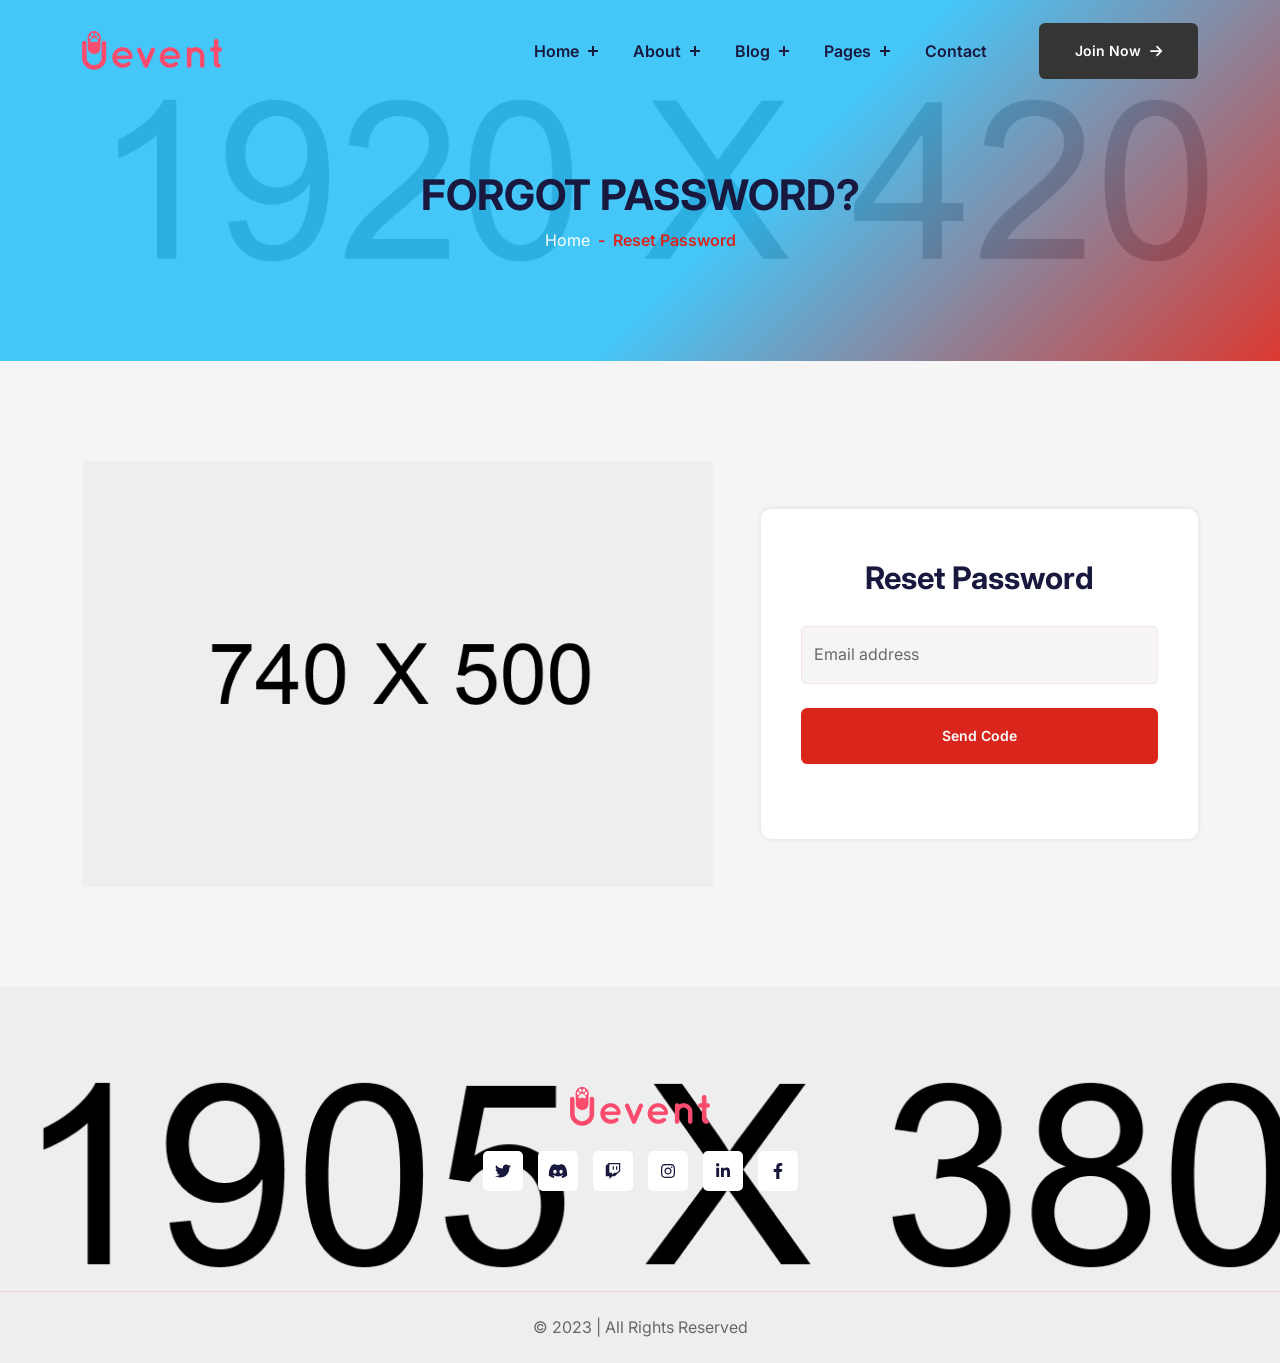
<file: forgot-pass.html>
<!DOCTYPE html>
<html lang="en">

<head>
    <meta charset="UTF-8">
    <meta http-equiv="X-UA-Compatible" content="IE=edge">
    <meta name="viewport" content="width=device-width, initial-scale=1.0">
    <title>Uevent- Multipurpose Event, Conference & Meetup HTML5 Template</title>

    <link rel="shortcut icon" href="assets/images/favicon.png" type="image/x-icon">

    <link rel="stylesheet" href="assets/css/bootstrap.min.css">
    <link rel="stylesheet" href="assets/css/aos.css">
    <link rel="stylesheet" href="assets/css/all.min.css">
    <link rel="stylesheet" href="assets/css/lightcase.css">
    <link rel="stylesheet" href="assets/css/swiper-bundle.min.css">

    <!-- main css for template -->
    <link rel="stylesheet" href="assets/css/style.css">
</head>

<body>

    <!-- ===============>> Preloader start here <<================= -->
    <div class="preloader">
        <img src="assets/images/logo/preloader.gif" alt="Uevent">
    </div>
    <!-- ===============>> Preloader end here <<================= -->



    <!-- ========== Multipage Header Section Starts Here========== -->
    <header class="header-section">
        <div class="header-bottom">
            <div class="container">
                <div class="header-wrapper">
                    <div class="logo">
                        <a href="index.html">
                            <img src="assets/images/logo/logo.png" alt="logo">
                        </a>
                    </div>
                    <div class="menu-area">
                        <ul class="menu">
                            <li>
                                <a href="#home">Home</a>
                                <ul class="submenu">
                                    <li><a href="index.html">Home Multi</a></li>
                                    <li><a href="index-single.html">Home Single</a></li>
                                </ul>
                            </li>

                            <li>
                                <a href="#about">About</a>
                                <ul class="submenu">
                                    <li><a href="about.html">About</a></li>
                                    <li><a href="speaker.html">Speakers</a></li>
                                    <li><a href="speaker-single.html">Speaker Details</a></li>
                                    <li><a href="schedule.html">Event Schedule</a></li>
                                    <li><a href="pricing.html">Ticket Pricing</a></li>
                                </ul>
                            </li>
                            <li>
                                <a href="#team">Blog</a>
                                <ul class="submenu">
                                    <li><a href="blog.html">Blog</a></li>
                                    <li><a href="blog-single.html">Blog Single</a></li>
                                </ul>
                            </li>
                            <li>
                                <a href="#faq">Pages</a>
                                <ul class="submenu">
                                    <li><a href="schedule.html">Schedule</a></li>
                                    <li><a href="pricing.html">Pricing</a></li>
                                    <li><a href="faq.html">FAQ</a></li>
                                    <li><a href="speaker.html">Speakers</a></li>
                                    <li><a href="speaker-single.html">Speaker single</a></li>
                                    <li><a href="signup.html">Sign Up</a></li>
                                    <li><a href="signin.html">Sign In</a></li>
                                    <li><a href="forgot-pass.html">Reset Password</a></li>
                                    <li><a href="coming-soon.html">Coming Soon</a></li>
                                    <li><a href="404.html">404 Page</a></li>
                                </ul>
                            </li>
                            <li>
                                <a href="contact.html">Contact</a>
                            </li>
                        </ul>
                        <div class="header-btn">
                            <a href="#" class="default-btn move-right">
                                <span>Join Now <i class="fa-solid fa-arrow-right"></i></span>
                            </a>
                        </div>

                        <!-- toggle icons -->
                        <div class="header-bar d-lg-none">
                            <span></span>
                            <span></span>
                            <span></span>
                        </div>
                    </div>
                </div>
            </div>
        </div>
    </header>
    <!-- ========== Multipage Header Section Ends Here========== -->




    <!-- ================> Page header start here <================== -->
    <section class="page-header bg--cover" style="background-image: url(assets/images/header/bg.jpg);">
        <div class="container">
            <div class="page-header__content text-center">
                <h2 class="text-uppercase">Forgot Password?</h2>
                <nav style="--bs-breadcrumb-divider: '-';" aria-label="breadcrumb">
                    <ol class="breadcrumb justify-content-center mb-0">
                        <li class="breadcrumb-item"><a href="index.html">Home</a></li>
                        <li class="breadcrumb-item active" aria-current="page">Reset Password</li>
                    </ol>
                </nav>
            </div>
        </div>
    </section>
    <!-- ================> Page header end here <================== -->




    <!-- ==========signin Section start Here========== -->
    <div class="account padding-top padding-bottom">
        <div class=" container">
            <div class="row g-5 align-items-center flex-md-row-reverse">
                <div class="col-lg-5">
                    <div class="account__wrapper">
                        <h3 class="title">Reset Password</h3>
                        <form class="account__form">
                            <div class="form-floating mb-4">
                                <input type="email" class="form-control" id="floatingInput"
                                    placeholder="name@example.com">
                                <label for="floatingInput">Email address</label>
                            </div>

                            <div class="form-group">
                                <button class="d-block default-btn move-top"><span>Send Code</span></button>
                            </div>
                        </form>
                    </div>
                </div>
                <div class="col-lg-7">
                    <div class="account-img">
                        <img src="assets/images/account/sign-in.png" alt="shape-image">
                    </div>
                </div>
            </div>
        </div>
    </div>
    <!-- ==========signin Section ends Here========== -->





    <!-- ================> Footer section start here <================== -->
    <footer class="footer" style="background-image: url(assets/images/footer/bg.png);">
        <div class="footer__wrapper padding-top padding-bottom">
            <div class="container">
                <div class="footer__content text-center">
                    <a class="mb-4 d-inline-block" href="index.html"><img src="assets/images/logo/logo.png"
                            alt="Logo"></a>
                    <ul class="social justify-content-center">
                        <li class="social__item">
                            <a href="#" class="social__link"><i class="fab fa-twitter"></i></a>
                        </li>
                        <li class="social__item">
                            <a href="#" class="social__link"><i class="fab fa-discord"></i></a>
                        </li>
                        <li class="social__item">
                            <a href="#" class="social__link"><i class="fab fa-twitch"></i></a>
                        </li>
                        <li class="social__item">
                            <a href="#" class="social__link"><i class="fab fa-instagram"></i></a>
                        </li>
                        <li class="social__item">
                            <a href="#" class="social__link"><i class="fab fa-linkedin-in"></i></a>
                        </li>
                        <li class="social__item">
                            <a href="#" class="social__link"><i class="fab fa-facebook-f"></i></a>
                        </li>
                    </ul>
                </div>
            </div>
        </div>
        <div class="footer__copyright">
            <div class="container">
                <div class="text-center py-4">
                    <p class=" mb-0">© 2023 | All Rights Reserved </p>
                </div>
            </div>
        </div>
    </footer>
    <!-- ================> Footer section end here <================== -->


    <!-- vendor plugins -->
    <script src="assets/js/jquery-3.6.0.min.js"></script>
    <script src="assets/js/bootstrap.bundle.min.js"></script>
    <script src="assets/js/all.min.js"></script>
    <script src="assets/js/swiper-bundle.min.js"></script>
    <script src="assets/js/aos.js"></script>
    <script src="assets/js/lightcase.js"></script>
    <script src="assets/js/purecounter_vanilla.js"></script>
    <script src="assets/js/countdown.min.js"></script>
    <script src="assets/js/custom.js"></script>
</body>

</html>
</file>
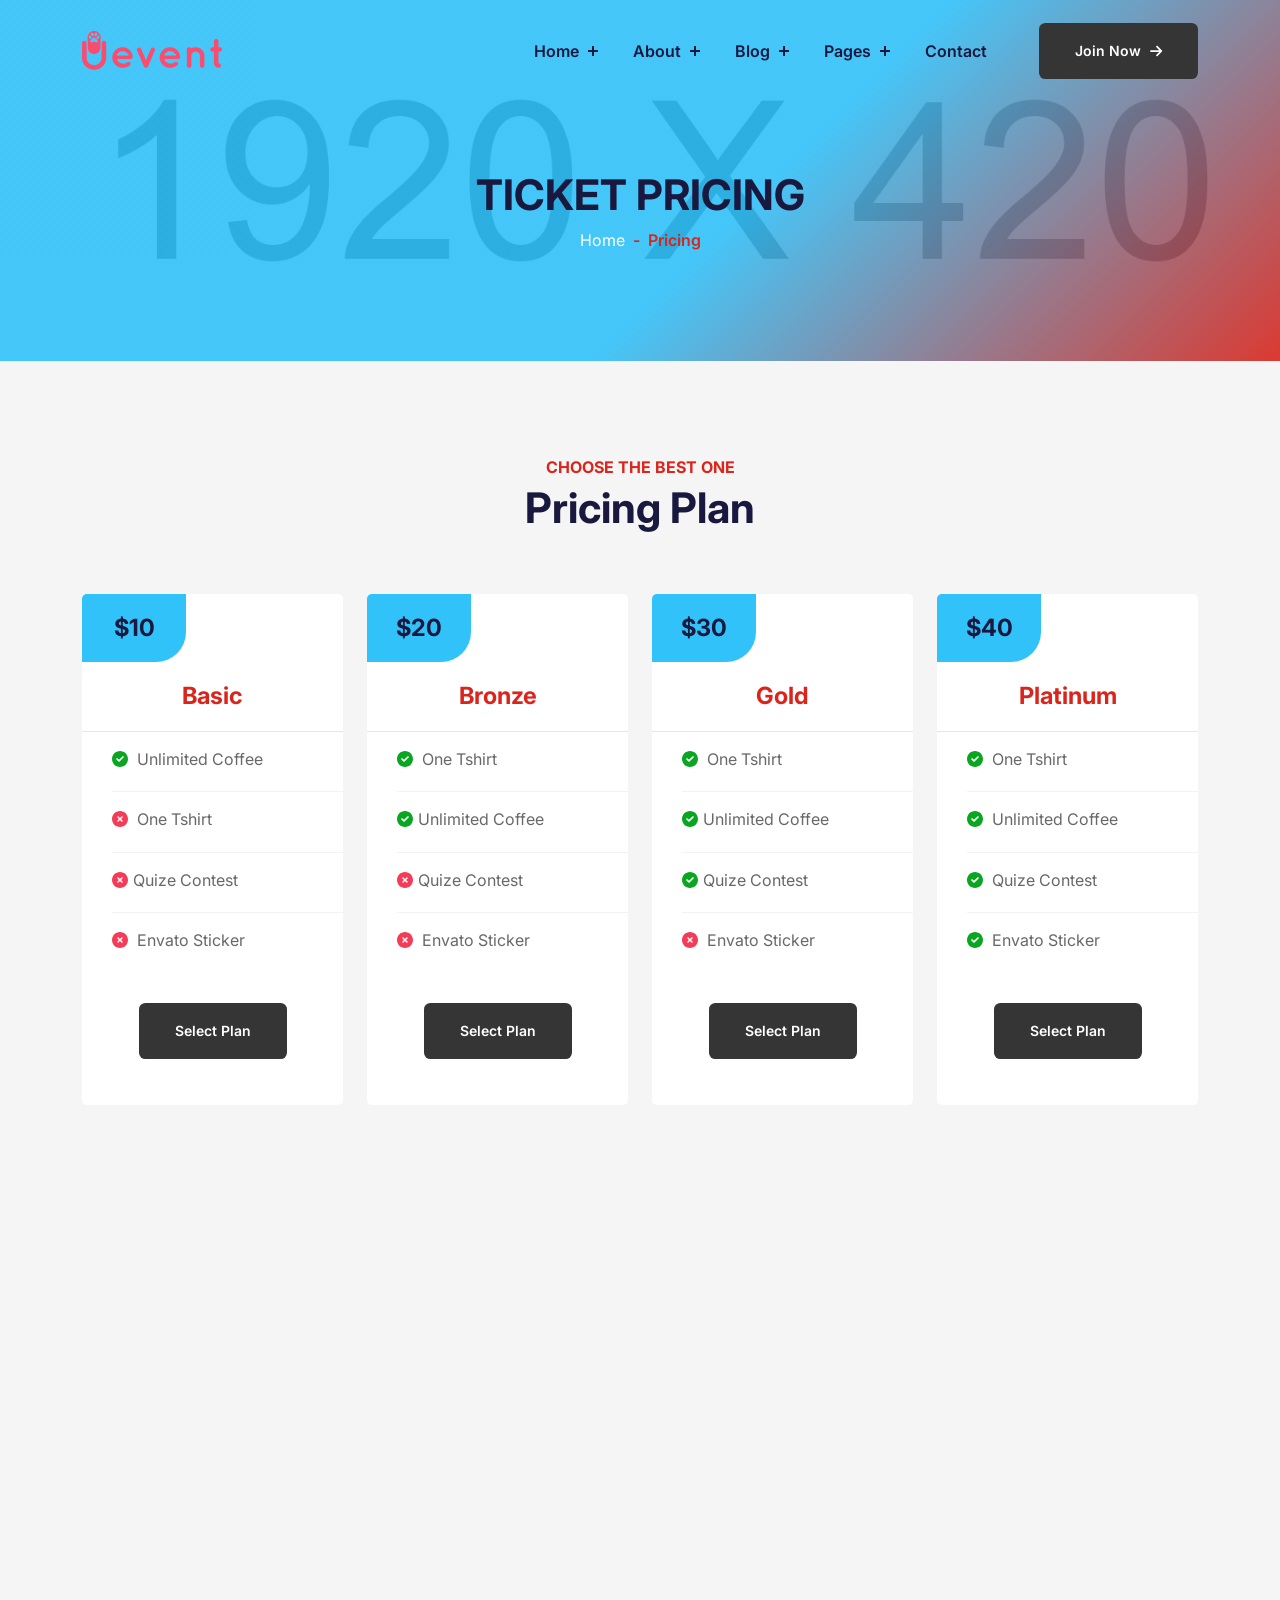
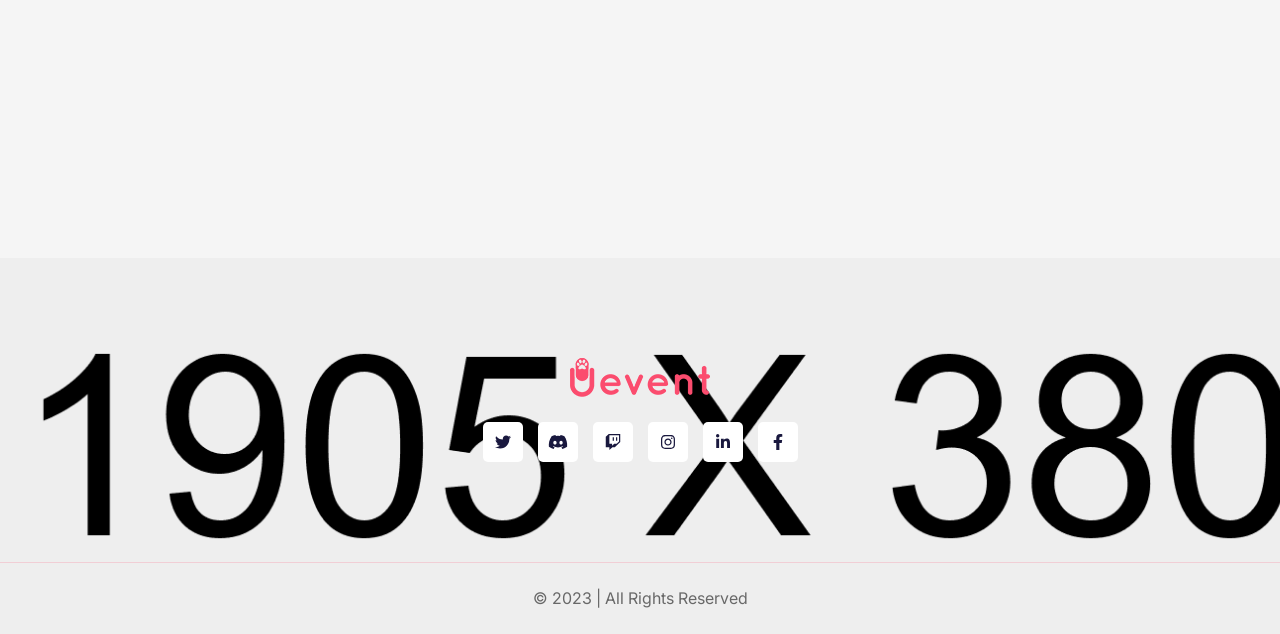
<file: pricing.html>
<!DOCTYPE html>
<html lang="zxx">

<head>
    <meta charset="UTF-8">
    <meta http-equiv="X-UA-Compatible" content="IE=edge">
    <meta name="viewport" content="width=device-width, initial-scale=1.0">
    <title>Uevent- Multipurpose Event, Conference & Meetup HTML5 Template</title>

    <link rel="shortcut icon" href="assets/images/favicon.png" type="image/x-icon">

    <link rel="stylesheet" href="assets/css/bootstrap.min.css">
    <link rel="stylesheet" href="assets/css/aos.css">
    <link rel="stylesheet" href="assets/css/all.min.css">
    <link rel="stylesheet" href="assets/css/lightcase.css">
    <link rel="stylesheet" href="assets/css/swiper-bundle.min.css">

    <!-- main css for template -->
    <link rel="stylesheet" href="assets/css/style.css">
</head>

<body>

    <!-- ===============>> Preloader start here <<================= -->
    <div class="preloader">
        <img src="assets/images/logo/preloader.gif" alt="Uevent">
    </div>
    <!-- ===============>> Preloader end here <<================= -->



    <!-- ========== Multipage Header Section Starts Here========== -->
    <header class="header-section">
        <div class="header-bottom">
            <div class="container">
                <div class="header-wrapper">
                    <div class="logo">
                        <a href="index.html">
                            <img src="assets/images/logo/logo.png" alt="logo">
                        </a>
                    </div>
                    <div class="menu-area">
                        <ul class="menu">
                            <li>
                                <a href="#home">Home</a>
                                <ul class="submenu">
                                    <li><a href="index.html">Home Multi</a></li>
                                    <li><a href="index-single.html">Home Single</a></li>
                                </ul>
                            </li>

                            <li>
                                <a href="#about">About</a>
                                <ul class="submenu">
                                    <li><a href="about.html">About</a></li>
                                    <li><a href="speaker.html">Speakers</a></li>
                                    <li><a href="speaker-single.html">Speaker Details</a></li>
                                    <li><a href="schedule.html">Event Schedule</a></li>
                                    <li><a href="pricing.html">Ticket Pricing</a></li>
                                </ul>
                            </li>
                            <li>
                                <a href="#team">Blog</a>
                                <ul class="submenu">
                                    <li><a href="blog.html">Blog</a></li>
                                    <li><a href="blog-single.html">Blog Single</a></li>
                                </ul>
                            </li>
                            <li>
                                <a href="#faq">Pages</a>
                                <ul class="submenu">
                                    <li><a href="schedule.html">Schedule</a></li>
                                    <li><a href="pricing.html">Pricing</a></li>
                                    <li><a href="faq.html">FAQ</a></li>
                                    <li><a href="speaker.html">Speakers</a></li>
                                    <li><a href="speaker-single.html">Speaker single</a></li>
                                    <li><a href="signup.html">Sign Up</a></li>
                                    <li><a href="signin.html">Sign In</a></li>
                                    <li><a href="forgot-pass.html">Reset Password</a></li>
                                    <li><a href="coming-soon.html">Coming Soon</a></li>
                                    <li><a href="404.html">404 Page</a></li>
                                </ul>
                            </li>
                            <li>
                                <a href="contact.html">Contact</a>
                            </li>
                        </ul>
                        <div class="header-btn">
                            <a href="#" class="default-btn move-right">
                                <span>Join Now <i class="fa-solid fa-arrow-right"></i></span>
                            </a>
                        </div>

                        <!-- toggle icons -->
                        <div class="header-bar d-lg-none">
                            <span></span>
                            <span></span>
                            <span></span>
                        </div>
                    </div>
                </div>
            </div>
        </div>
    </header>
    <!-- ========== Multipage Header Section Ends Here========== -->


    <!-- ================> Page header start here <================== -->
    <section class="page-header bg--cover" style="background-image: url(assets/images/header/bg.jpg);">
        <div class="container">
            <div class="page-header__content text-center">
                <h2 class="text-uppercase">Ticket Pricing</h2>
                <nav style="--bs-breadcrumb-divider: '-';" aria-label="breadcrumb">
                    <ol class="breadcrumb justify-content-center mb-0">
                        <li class="breadcrumb-item"><a href="index.html">Home</a></li>
                        <li class="breadcrumb-item active" aria-current="page">Pricing</li>
                    </ol>
                </nav>
            </div>
        </div>
    </section>
    <!-- ================> Page header end here <================== -->




    <!-- ================> Pricing section start here <================== -->
    <section class="pricing padding-top padding-bottom">
        <div class="container">
            <div class="section-header text-center" data-aos="fade-up" data-aos-duration="900">
                <p class="subtitle">Choose the Best one</p>
                <h2>Pricing Plan</h2>
            </div>
            <div class="pricing__wrapper">
                <div class="row g-4 justify-content-center row-cols-xl-4 row-cols-lg-3 row-cols-sm-2 row-cols-1">
                    <div class="col">
                        <div class="pricing__item" data-aos="fade-up" data-aos-duration="900">
                            <div class="pricing__inner">
                                <div class="pricing__head">
                                    <h4>$10</h4>
                                </div>
                                <div class="pricing__body">
                                    <h4>Basic</h4>
                                    <ul>
                                        <li>
                                            <p class="pricing__title"> <span>
                                                    <i class="fa-solid fa-circle-check"></i>
                                                </span> Unlimited Coffee </p>
                                        </li>
                                        <li>
                                            <p class="pricing__title"><span>
                                                    <i class="fa-solid fa-circle-xmark"></i>
                                                </span> One Tshirt </p>
                                        </li>

                                        <li>
                                            <p class="pricing__title"> <span><i
                                                        class="fa-solid fa-circle-xmark"></i></span>Quize Contest </p>
                                        </li>
                                        <li>
                                            <p class="pricing__title"> <span><i
                                                        class="fa-solid fa-circle-xmark"></i></span> Envato Sticker </p>
                                        </li>
                                    </ul>
                                </div>
                                <div class="pricing__footer">
                                    <a href="login.html" class="default-btn move-top"><span>Select Plan</span></a>
                                </div>
                            </div>
                        </div>
                    </div>
                    <div class="col">
                        <div class="pricing__item" data-aos="fade-up" data-aos-duration="900" data-aos-delay="100">
                            <div class="pricing__inner">
                                <div class="pricing__head">
                                    <h4>$20</h4>
                                </div>
                                <div class="pricing__body">
                                    <h4>Bronze</h4>
                                    <ul>
                                        <li>
                                            <p class="pricing__title"><span><i
                                                        class="fa-solid fa-circle-check"></i></span> One Tshirt </p>
                                        </li>
                                        <li>
                                            <p class="pricing__title"> <span><i
                                                        class="fa-solid fa-circle-check"></i></span>Unlimited Coffee
                                            </p>
                                        </li>
                                        <li>
                                            <p class="pricing__title"> <span><i
                                                        class="fa-solid fa-circle-xmark"></i></span>Quize Contest </p>
                                        </li>
                                        <li>
                                            <p class="pricing__title"> <span><i
                                                        class="fa-solid fa-circle-xmark"></i></span> Envato Sticker </p>
                                        </li>
                                    </ul>
                                </div>
                                <div class="pricing__footer">
                                    <a href="login.html" class="default-btn move-top"><span>Select Plan</span></a>
                                </div>
                            </div>
                        </div>
                    </div>
                    <div class="col">
                        <div class="pricing__item" data-aos="fade-up" data-aos-duration="900" data-aos-delay="200">
                            <div class="pricing__inner">
                                <div class="pricing__head">
                                    <h4>$30</h4>
                                </div>
                                <div class="pricing__body">
                                    <h4>Gold</h4>
                                    <ul>
                                        <li>
                                            <p class="pricing__title"><span><i
                                                        class="fa-solid fa-circle-check"></i></span> One Tshirt </p>
                                        </li>
                                        <li>
                                            <p class="pricing__title"> <span><i
                                                        class="fa-solid fa-circle-check"></i></span>Unlimited Coffee
                                            </p>
                                        </li>
                                        <li>
                                            <p class="pricing__title"> <span><i
                                                        class="fa-solid fa-circle-check"></i></span>Quize Contest </p>
                                        </li>
                                        <li>
                                            <p class="pricing__title"> <span><i
                                                        class="fa-solid fa-circle-xmark"></i></span> Envato Sticker </p>
                                        </li>
                                    </ul>
                                </div>
                                <div class="pricing__footer">
                                    <a href="login.html" class="default-btn move-top"><span>Select Plan</span></a>
                                </div>
                            </div>
                        </div>
                    </div>
                    <div class="col">
                        <div class="pricing__item" data-aos="fade-up" data-aos-duration="900" data-aos-delay="300">
                            <div class="pricing__inner">
                                <div class="pricing__head">
                                    <h4>$40</h4>
                                </div>
                                <div class="pricing__body">
                                    <h4>Platinum</h4>
                                    <ul>
                                        <li>
                                            <p class="pricing__title"><span><i
                                                        class="fa-solid fa-circle-check"></i></span> One Tshirt </p>
                                        </li>
                                        <li>
                                            <p class="pricing__title"><span><i
                                                        class="fa-solid fa-circle-check"></i></span> Unlimited Coffee
                                            </p>
                                        </li>
                                        <li>
                                            <p class="pricing__title"><span><i
                                                        class="fa-solid fa-circle-check"></i></span> Quize Contest </p>
                                        </li>
                                        <li>
                                            <p class="pricing__title"> <span><i
                                                        class="fa-solid fa-circle-check"></i></span> Envato Sticker </p>
                                        </li>
                                    </ul>
                                </div>
                                <div class="pricing__footer">
                                    <a href="login.html" class="default-btn move-top"><span>Select Plan</span></a>
                                </div>
                            </div>
                        </div>
                    </div>
                </div>
            </div>
        </div>
    </section>
    <!-- ================> Pricing section end here <================== -->




    <!-- ================FAQ section start here <================== -->
    <section id="faq" class="faq  padding-bottom">
        <div class="container">
            <div class="section-header text-center" data-aos="fade-up" data-aos-duration="900">
                <p class="subtitle">Questions & Answers</p>
                <h2>Mostly Asked Questions</h2>
            </div>
            <div class="faq__wrapper">
                <div class="row g-4">
                    <div class="col-lg-6">
                        <div class="accordion" id="faqAccordion1">
                            <div class="row g-4">
                                <div class="col-12">
                                    <div class="accordion__item" data-aos="fade-up" data-aos-duration="1000">
                                        <div class="accordion__header" id="faq1">
                                            <button class="accordion__button collapsed" type="button"
                                                data-bs-toggle="collapse" data-bs-target="#faqBody1"
                                                aria-expanded="false" aria-controls="faqBody1">
                                                What is Uevent <span class="plus-icon"></span>
                                            </button>
                                        </div>
                                        <div id="faqBody1" class="accordion-collapse collapse" aria-labelledby="faq1"
                                            data-bs-parent="#faqAccordion1">
                                            <div class="accordion__body">
                                                Lorem ipsum dolor sit amet consectetur adipisicing elit. Tempore in
                                                maiores dignissimos, aut cum unde officiis sed vero fuga enim
                                                voluptates
                                                nobis ea porro recusandae facere optio exercitationem perferendis
                                                id,
                                                beatae expedita libero, ullam error eveniet! Provident ipsa enim ab.
                                            </div>
                                        </div>
                                    </div>
                                </div>
                                <div class="col-12">
                                    <div class="accordion__item" data-aos="fade-up" data-aos-duration="1100">
                                        <div class="accordion__header" id="faq2">
                                            <button class="accordion__button" type="button" data-bs-toggle="collapse"
                                                data-bs-target="#faqBody2" aria-expanded="true"
                                                aria-controls="faqBody2">
                                                When we should choose Uevent? <span class="plus-icon"></span>
                                            </button>
                                        </div>
                                        <div id="faqBody2" class="accordion-collapse collapse show"
                                            aria-labelledby="faq2" data-bs-parent="#faqAccordion1">
                                            <div class="accordion__body">
                                                Lorem ipsum dolor sit amet, consectetur adipisicing elit. Velit
                                                praesentium quod vero! Autem saepe inventore odit accusamus ad
                                                pariatur,
                                                sunt corrupti voluptas quam fugiat! Similique consequatur earum
                                                tempora
                                                error dolores in temporibus quas beatae, quo aperiam saepe vitae
                                                ipsa
                                                delectus?
                                            </div>
                                        </div>
                                    </div>
                                </div>
                                <div class="col-12">
                                    <div class="accordion__item" data-aos="fade-up" data-aos-duration="1200">
                                        <div class="accordion__header" id="faq3">
                                            <button class="accordion__button collapsed" type="button"
                                                data-bs-toggle="collapse" data-bs-target="#faqBody3"
                                                aria-expanded="false" aria-controls="faqBody3">
                                                How good is this event<span class="plus-icon"></span>
                                            </button>
                                        </div>
                                        <div id="faqBody3" class="accordion-collapse collapse" aria-labelledby="faq3"
                                            data-bs-parent="#faqAccordion1">
                                            <div class="accordion__body">
                                                Lorem ipsum dolor sit amet consectetur adipisicing elit. Temporibus
                                                in
                                                dolores vero, deleniti necessitatibus sed nisi magni vitae fugit
                                                nemo
                                                nostrum sunt sapiente harum? Sequi eligendi, incidunt laborum optio
                                                odio
                                                voluptatibus molestiae dignissimos, quo excepturi omnis nulla culpa
                                                maxime tempora?
                                            </div>
                                        </div>
                                    </div>
                                </div>
                            </div>
                        </div>
                    </div>
                    <div class="col-lg-6">
                        <div class="accordion" id="faqAccordion2">
                            <div class="row g-4">
                                <div class="col-12">
                                    <div class="accordion__item" data-aos="fade-up" data-aos-duration="1000">
                                        <div class="accordion__header" id="faq1-two">
                                            <button class="accordion__button collapsed" type="button"
                                                data-bs-toggle="collapse" data-bs-target="#faqBody1-two"
                                                aria-expanded="false" aria-controls="faqBody1-two">

                                                When is the official launch? <span class="plus-icon"></span>
                                            </button>
                                        </div>
                                        <div id="faqBody1-two" class="accordion-collapse collapse"
                                            aria-labelledby="faq1-two" data-bs-parent="#faqAccordion2">
                                            <div class="accordion__body">
                                                Lorem ipsum dolor sit, amet consectetur adipisicing elit. Nemo autem
                                                ducimus exercitationem iste repellendus recusandae, tempora neque
                                                vero,
                                                commodi, iure aliquid. Aliquid mollitia ipsa nesciunt adipisci,
                                                veniam
                                                quis reprehenderit suscipit nulla nobis non similique ab deserunt!
                                                Ut
                                                quae itaque optio.
                                            </div>
                                        </div>
                                    </div>
                                </div>
                                <div class="col-12">
                                    <div class="accordion__item" data-aos="fade-up" data-aos-duration="1100">
                                        <div class="accordion__header" id="faq2-two">
                                            <button class="accordion__button collapsed" type="button"
                                                data-bs-toggle="collapse" data-bs-target="#faqBody2-two"
                                                aria-expanded="true" aria-controls="faqBody2-two">

                                                What will the ticket price be? <span class="plus-icon"></span>
                                            </button>
                                        </div>
                                        <div id="faqBody2-two" class="accordion-collapse collapse"
                                            aria-labelledby="faq2-two" data-bs-parent="#faqAccordion2">
                                            <div class="accordion__body">
                                                Lorem ipsum dolor sit amet consectetur adipisicing elit. Neque
                                                quisquam
                                                eaque animi quia sunt. Porro aut perferendis nostrum accusamus.
                                                Aliquam
                                                omnis, et magnam saepe molestiae vitae maxime commodi repellat ipsam
                                                vero, delectus nulla ab. Ut quidem delectus tenetur nostrum
                                                veritatis!
                                            </div>
                                        </div>
                                    </div>
                                </div>
                                <div class="col-12">
                                    <div class="accordion__item" data-aos="fade-up" data-aos-duration="1200">
                                        <div class="accordion__header" id="faq3-two">
                                            <button class="accordion__button" type="button" data-bs-toggle="collapse"
                                                data-bs-target="#faqBody3-two" aria-expanded="false"
                                                aria-controls="faqBody3-two">

                                                How does the raffle work?<span class="plus-icon"></span>
                                            </button>
                                        </div>
                                        <div id="faqBody3-two" class="accordion-collapse collapse show"
                                            aria-labelledby="faq3-two" data-bs-parent="#faqAccordion2">
                                            <div class="accordion__body">
                                                Lorem ipsum dolor sit amet consectetur adipisicing elit. Non aut
                                                reprehenderit repudiandae cupiditate iste, impedit excepturi eaque
                                                quod
                                                dolorum corrupti, consequuntur totam deserunt unde. Sint, inventore
                                                quaerat officia ipsa quo aliquid? Necessitatibus consequuntur
                                                perferendis illum, repellat exercitationem laboriosam quae
                                                voluptates?
                                            </div>
                                        </div>
                                    </div>
                                </div>
                            </div>
                        </div>
                    </div>
                </div>
            </div>
        </div>
    </section>
    <!-- ================FAQ section end here <================== -->


    <!-- ================> Footer section start here <================== -->
    <footer class="footer" style="background-image: url(assets/images/footer/bg.png);">
        <div class="footer__wrapper padding-top padding-bottom">
            <div class="container">
                <div class="footer__content text-center">
                    <a class="mb-4 d-inline-block" href="index.html"><img src="assets/images/logo/logo.png"
                            alt="Logo"></a>
                    <ul class="social justify-content-center">
                        <li class="social__item">
                            <a href="#" class="social__link"><i class="fab fa-twitter"></i></a>
                        </li>
                        <li class="social__item">
                            <a href="#" class="social__link"><i class="fab fa-discord"></i></a>
                        </li>
                        <li class="social__item">
                            <a href="#" class="social__link"><i class="fab fa-twitch"></i></a>
                        </li>
                        <li class="social__item">
                            <a href="#" class="social__link"><i class="fab fa-instagram"></i></a>
                        </li>
                        <li class="social__item">
                            <a href="#" class="social__link"><i class="fab fa-linkedin-in"></i></a>
                        </li>
                        <li class="social__item">
                            <a href="#" class="social__link"><i class="fab fa-facebook-f"></i></a>
                        </li>
                    </ul>
                </div>
            </div>
        </div>
        <div class="footer__copyright">
            <div class="container">
                <div class="text-center py-4">
                    <p class=" mb-0">© 2023 | All Rights Reserved </p>
                </div>
            </div>
        </div>
    </footer>
    <!-- ================> Footer section end here <================== -->




    <!-- vendor plugins -->
    <script src="assets/js/jquery-3.6.0.min.js"></script>
    <script src="assets/js/bootstrap.bundle.min.js"></script>
    <script src="assets/js/all.min.js"></script>
    <script src="assets/js/swiper-bundle.min.js"></script>
    <script src="assets/js/aos.js"></script>
    <script src="assets/js/lightcase.js"></script>
    <script src="assets/js/purecounter_vanilla.js"></script>
    <script src="assets/js/countdown.min.js"></script>
    <script src="assets/js/custom.js"></script>
</body>

</html>
</file>
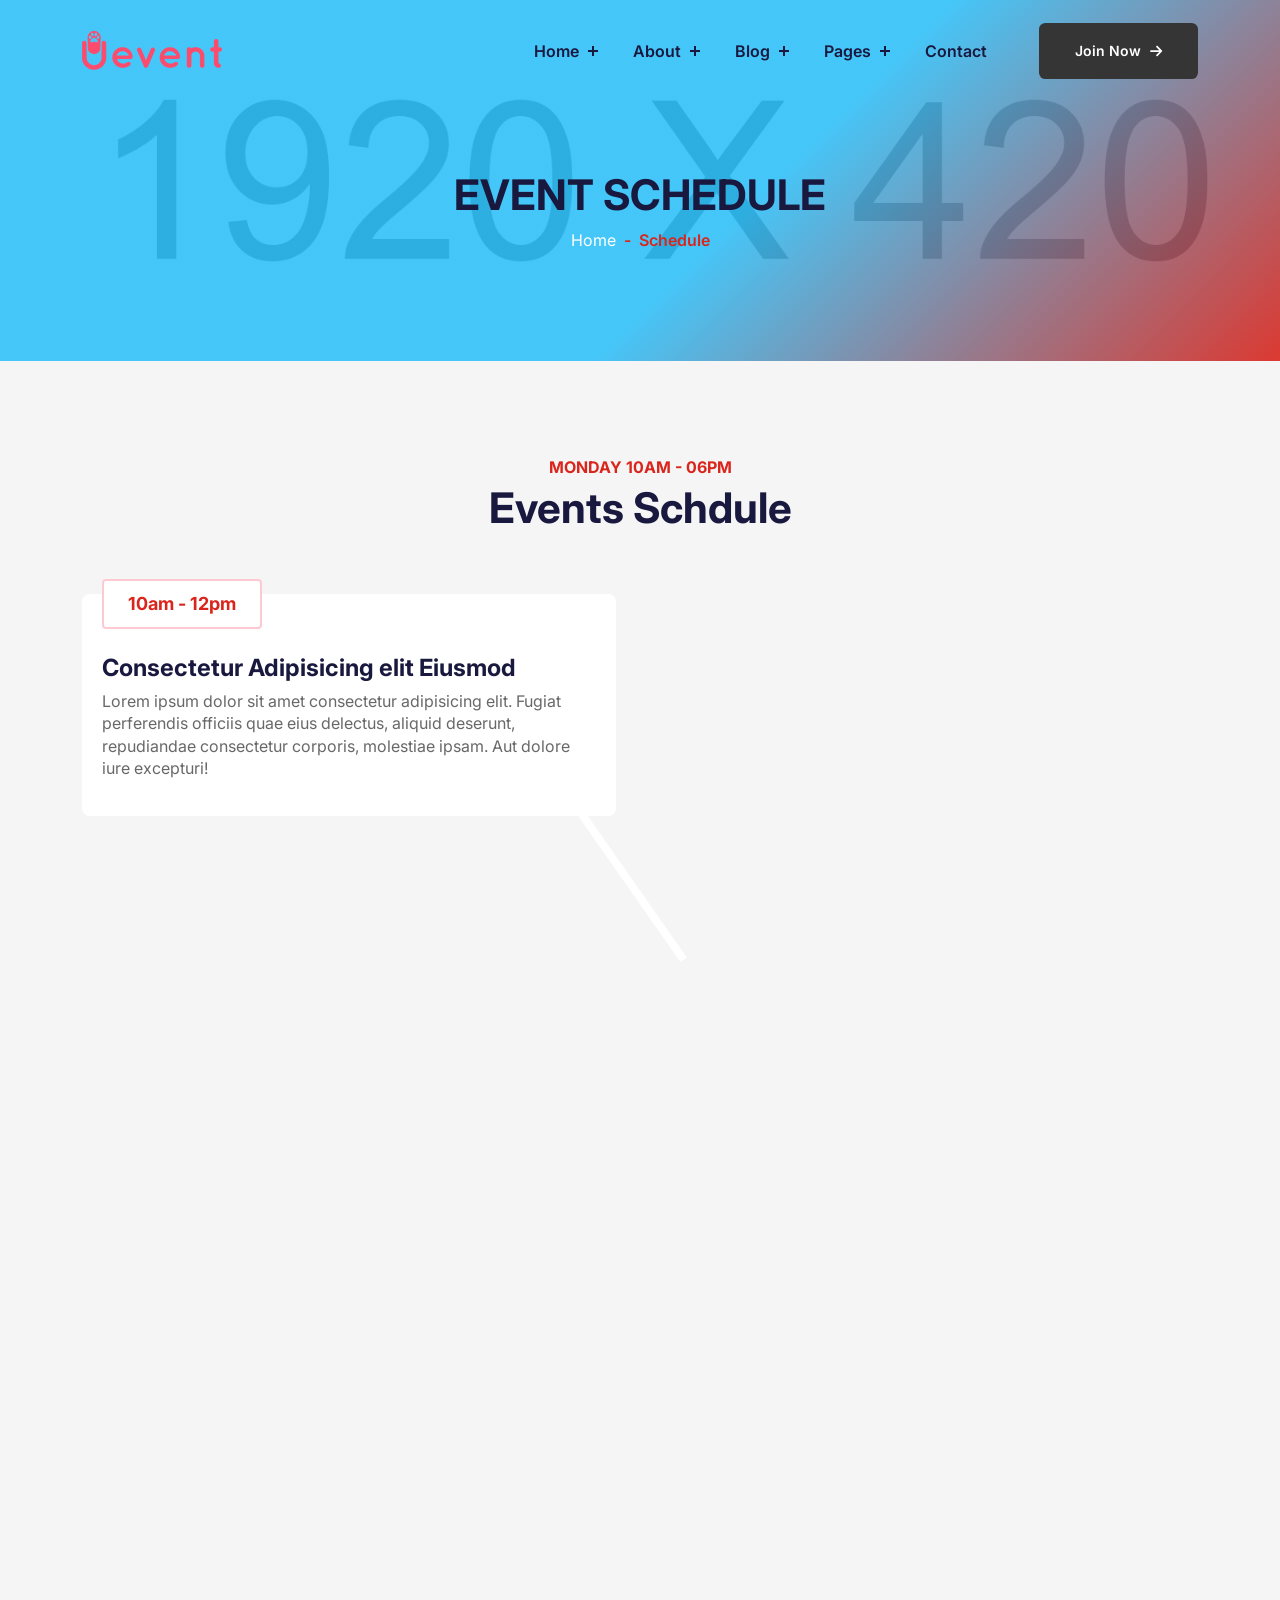
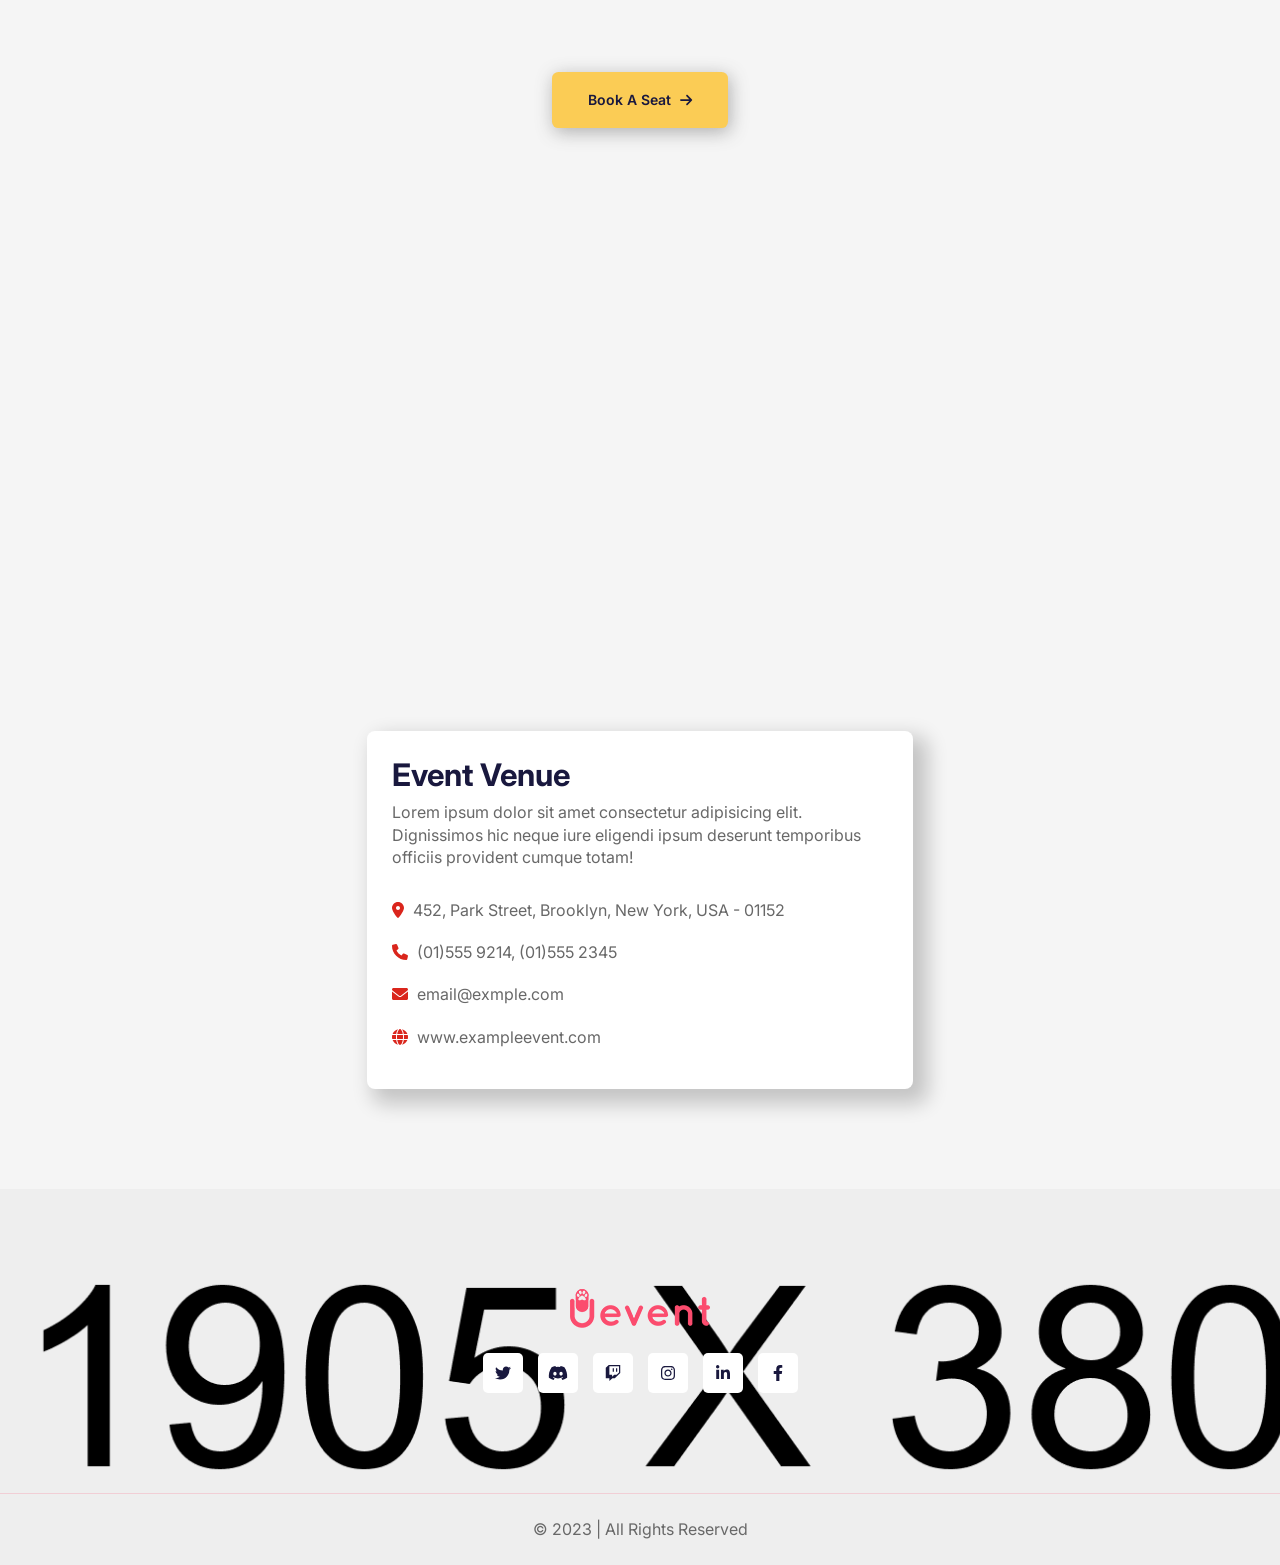
<file: schedule.html>
<!DOCTYPE html>
<html lang="zxx">

<head>
    <meta charset="UTF-8">
    <meta http-equiv="X-UA-Compatible" content="IE=edge">
    <meta name="viewport" content="width=device-width, initial-scale=1.0">
    <title>Uevent- Multipurpose Event, Conference & Meetup HTML5 Template</title>

    <link rel="shortcut icon" href="assets/images/favicon.png" type="image/x-icon">

    <link rel="stylesheet" href="assets/css/bootstrap.min.css">
    <link rel="stylesheet" href="assets/css/aos.css">
    <link rel="stylesheet" href="assets/css/all.min.css">
    <link rel="stylesheet" href="assets/css/lightcase.css">
    <link rel="stylesheet" href="assets/css/swiper-bundle.min.css">

    <!-- main css for template -->
    <link rel="stylesheet" href="assets/css/style.css">
</head>

<body>

    <!-- ===============>> Preloader start here <<================= -->
    <div class="preloader">
        <img src="assets/images/logo/preloader.gif" alt="Uevent">
    </div>
    <!-- ===============>> Preloader end here <<================= -->



    <!-- ========== Multipage Header Section Starts Here========== -->
    <header class="header-section">
        <div class="header-bottom">
            <div class="container">
                <div class="header-wrapper">
                    <div class="logo">
                        <a href="index.html">
                            <img src="assets/images/logo/logo.png" alt="logo">
                        </a>
                    </div>
                    <div class="menu-area">
                        <ul class="menu">
                            <li>
                                <a href="#home">Home</a>
                                <ul class="submenu">
                                    <li><a href="index.html">Home Multi</a></li>
                                    <li><a href="index-single.html">Home Single</a></li>
                                </ul>
                            </li>

                            <li>
                                <a href="#about">About</a>
                                <ul class="submenu">
                                    <li><a href="about.html">About</a></li>
                                    <li><a href="speaker.html">Speakers</a></li>
                                    <li><a href="speaker-single.html">Speaker Details</a></li>
                                    <li><a href="schedule.html">Event Schedule</a></li>
                                    <li><a href="pricing.html">Ticket Pricing</a></li>
                                </ul>
                            </li>
                            <li>
                                <a href="#team">Blog</a>
                                <ul class="submenu">
                                    <li><a href="blog.html">Blog</a></li>
                                    <li><a href="blog-single.html">Blog Single</a></li>
                                </ul>
                            </li>
                            <li>
                                <a href="#faq">Pages</a>
                                <ul class="submenu">
                                    <li><a href="schedule.html">Schedule</a></li>
                                    <li><a href="pricing.html">Pricing</a></li>
                                    <li><a href="faq.html">FAQ</a></li>
                                    <li><a href="speaker.html">Speakers</a></li>
                                    <li><a href="speaker-single.html">Speaker single</a></li>
                                    <li><a href="signup.html">Sign Up</a></li>
                                    <li><a href="signin.html">Sign In</a></li>
                                    <li><a href="forgot-pass.html">Reset Password</a></li>
                                    <li><a href="coming-soon.html">Coming Soon</a></li>
                                    <li><a href="404.html">404 Page</a></li>
                                </ul>
                            </li>
                            <li>
                                <a href="contact.html">Contact</a>
                            </li>
                        </ul>
                        <div class="header-btn">
                            <a href="#" class="default-btn move-right">
                                <span>Join Now <i class="fa-solid fa-arrow-right"></i></span>
                            </a>
                        </div>

                        <!-- toggle icons -->
                        <div class="header-bar d-lg-none">
                            <span></span>
                            <span></span>
                            <span></span>
                        </div>
                    </div>
                </div>
            </div>
        </div>
    </header>
    <!-- ========== Multipage Header Section Ends Here========== -->


    <!-- ================> Page header start here <================== -->
    <section class="page-header bg--cover" style="background-image: url(assets/images/header/bg.jpg);">
        <div class="container">
            <div class="page-header__content text-center">
                <h2 class="text-uppercase">Event Schedule</h2>
                <nav style="--bs-breadcrumb-divider: '-';" aria-label="breadcrumb">
                    <ol class="breadcrumb justify-content-center mb-0">
                        <li class="breadcrumb-item"><a href="index.html">Home</a></li>
                        <li class="breadcrumb-item active" aria-current="page">Schedule</li>
                    </ol>
                </nav>
            </div>
        </div>
    </section>
    <!-- ================> Page header end here <================== -->




    <!-- ================> Event schedule section start here <================== -->
    <section class="schedule padding-top padding-bottom">
        <div class="container">
            <div class="section-header text-center" data-aos="fade-up" data-aos-duration="900">
                <p class="subtitle">Monday 10AM - 06PM</p>
                <h2>Events Schdule</h2>
            </div>
            <div class="schedule__wrapper">
                <div class="row g-5">
                    <div class="col-lg-6">
                        <div class="schedule__item" data-aos="fade-up-left" data-aos-duration="1000">
                            <div class="schedule__item-inner">
                                <div class="schedule__item-time">
                                    <h6>10am - 12pm</h6>
                                </div>
                                <div class="schedule__item-content">
                                    <h4>Consectetur Adipisicing elit Eiusmod</h4>
                                    <p>Lorem ipsum dolor sit amet consectetur adipisicing elit. Fugiat perferendis
                                        officiis quae eius delectus, aliquid deserunt, repudiandae consectetur corporis,
                                        molestiae ipsam. Aut dolore iure excepturi!</p>
                                </div>
                            </div>
                        </div>
                    </div>
                    <div class="col-lg-6 offset-lg-6">
                        <div class="schedule__item schedule__item--right" data-aos="fade-up-right"
                            data-aos-duration="1000">
                            <div class="schedule__item-inner">
                                <div class="schedule__item-time">
                                    <h6>12pm - 2pm</h6>
                                </div>
                                <div class="schedule__item-content">
                                    <h4>Consectetur Adipisicing elit Eiusmod</h4>
                                    <p>Lorem ipsum dolor sit amet consectetur adipisicing elit. Fugiat perferendis
                                        officiis quae eius delectus, aliquid deserunt, repudiandae consectetur corporis,
                                        molestiae ipsam. Aut dolore iure excepturi!</p>
                                </div>
                            </div>
                        </div>
                    </div>
                    <div class="col-lg-6">
                        <div class="schedule__item" data-aos="fade-up-left" data-aos-duration="1000">
                            <div class="schedule__item-inner">
                                <div class="schedule__item-time">
                                    <h6>2pm - 4pm</h6>
                                </div>
                                <div class="schedule__item-content">
                                    <h4>Consectetur Adipisicing elit Eiusmod</h4>
                                    <p>Lorem ipsum dolor sit amet consectetur adipisicing elit. Fugiat perferendis
                                        officiis quae eius delectus, aliquid deserunt, repudiandae consectetur corporis,
                                        molestiae ipsam. Aut dolore iure excepturi!</p>
                                </div>
                            </div>
                        </div>
                    </div>
                    <div class="col-lg-6 offset-lg-6">
                        <div class="schedule__item schedule__item--right" data-aos="fade-up-right"
                            data-aos-duration="1000">
                            <div class="schedule__item-inner">
                                <div class="schedule__item-time">
                                    <h6>4pm - 6pm</h6>
                                </div>
                                <div class="schedule__item-content">
                                    <h4>Consectetur Adipisicing elit Eiusmod</h4>
                                    <p>Lorem ipsum dolor sit amet consectetur adipisicing elit. Fugiat perferendis
                                        officiis quae eius delectus, aliquid deserunt, repudiandae consectetur corporis,
                                        molestiae ipsam. Aut dolore iure excepturi!</p>
                                </div>
                            </div>
                        </div>
                    </div>
                </div>
                <div class="text-center mt-5">
                    <a href="#" class="default-btn default-btn--secondary move-right"><span>Book a Seat <i
                                class="fa-solid fa-arrow-right"></i></span></a>
                </div>
            </div>
        </div>
    </section>
    <!-- ================> Event schedule section end here <================== -->





    <!-- ================> CTA section start here <================== -->
    <section class="cta padding-bottom">
        <div class="container">
            <div class="cta__wrapper" data-aos="flip-up" data-aos-duration="1000"
                style="background-image:url(assets/images/cta/bg.png)">
                <div class="row">
                    <div class="col-12">
                        <div class="cta__content">
                            <h2>Download Events Schedule as PDF</h2>
                            <a href="#" class="default-btn default-btn--secondary move-bottom"><span>Download Now <i
                                        class="fa-solid fa-arrow-down"></i></span> </a>
                        </div>
                    </div>
                </div>
            </div>
        </div>
    </section>
    <!-- ================> CTA section end here <================== -->




    <!-- ================Venue section start here <================== -->
    <section class="venue padding-top padding-bottom">
        <div class="container">
            <div class="row justify-content-center">
                <div class="col-lg-6">
                    <div class="venue__content">
                        <h3>Event Venue</h3>
                        <p>Lorem ipsum dolor sit amet consectetur adipisicing elit. Dignissimos hic neque iure
                            eligendi
                            ipsum deserunt temporibus officiis provident cumque totam!</p>
                        <ul class="venue__list">
                            <li class="venue__list-item"><span><i class="fa-solid fa-location-dot"></i></span> 452,
                                Park
                                Street, Brooklyn, New York, USA -
                                01152 </li>
                            <li class="venue__list-item"><span><i class="fa-solid fa-phone"></i></span> (01)555
                                9214,
                                (01)555 2345
                            </li>
                            <li class="venue__list-item"><span><i class="fa-solid fa-envelope"></i></span>
                                email@exmple.com </li>
                            <li class="venue__list-item"><span><i class="fa-solid fa-globe"></i></span>
                                www.exampleevent.com</li>
                        </ul>
                    </div>
                </div>
            </div>
        </div>
        <div class="venue__map">
            <iframe
                src="https://www.google.com/maps/embed?pb=!1m18!1m12!1m3!1d193595.15830894612!2d-74.11976383964465!3d40.69766374865766!2m3!1f0!2f0!3f0!3m2!1i1024!2i768!4f13.1!3m3!1m2!1s0x89c24fa5d33f083b%3A0xc80b8f06e177fe62!2sNew%20York%2C%20NY%2C%20USA!5e0!3m2!1sen!2sbd!4v1667646866236!5m2!1sen!2sbd"
                loading="lazy" referrerpolicy="no-referrer-when-downgrade"></iframe>
        </div>
    </section>
    <!-- ================Venue section end here <================== -->


    <!-- ================> Footer section start here <================== -->
    <footer class="footer" style="background-image: url(assets/images/footer/bg.png);">
        <div class="footer__wrapper padding-top padding-bottom">
            <div class="container">
                <div class="footer__content text-center">
                    <a class="mb-4 d-inline-block" href="index.html"><img src="assets/images/logo/logo.png"
                            alt="Logo"></a>
                    <ul class="social justify-content-center">
                        <li class="social__item">
                            <a href="#" class="social__link"><i class="fab fa-twitter"></i></a>
                        </li>
                        <li class="social__item">
                            <a href="#" class="social__link"><i class="fab fa-discord"></i></a>
                        </li>
                        <li class="social__item">
                            <a href="#" class="social__link"><i class="fab fa-twitch"></i></a>
                        </li>
                        <li class="social__item">
                            <a href="#" class="social__link"><i class="fab fa-instagram"></i></a>
                        </li>
                        <li class="social__item">
                            <a href="#" class="social__link"><i class="fab fa-linkedin-in"></i></a>
                        </li>
                        <li class="social__item">
                            <a href="#" class="social__link"><i class="fab fa-facebook-f"></i></a>
                        </li>
                    </ul>
                </div>
            </div>
        </div>
        <div class="footer__copyright">
            <div class="container">
                <div class="text-center py-4">
                    <p class=" mb-0">© 2023 | All Rights Reserved </p>
                </div>
            </div>
        </div>
    </footer>
    <!-- ================> Footer section end here <================== -->




    <!-- vendor plugins -->
    <script src="assets/js/jquery-3.6.0.min.js"></script>
    <script src="assets/js/bootstrap.bundle.min.js"></script>
    <script src="assets/js/all.min.js"></script>
    <script src="assets/js/swiper-bundle.min.js"></script>
    <script src="assets/js/aos.js"></script>
    <script src="assets/js/lightcase.js"></script>
    <script src="assets/js/purecounter_vanilla.js"></script>
    <script src="assets/js/countdown.min.js"></script>
    <script src="assets/js/custom.js"></script>
</body>

</html>
</file>
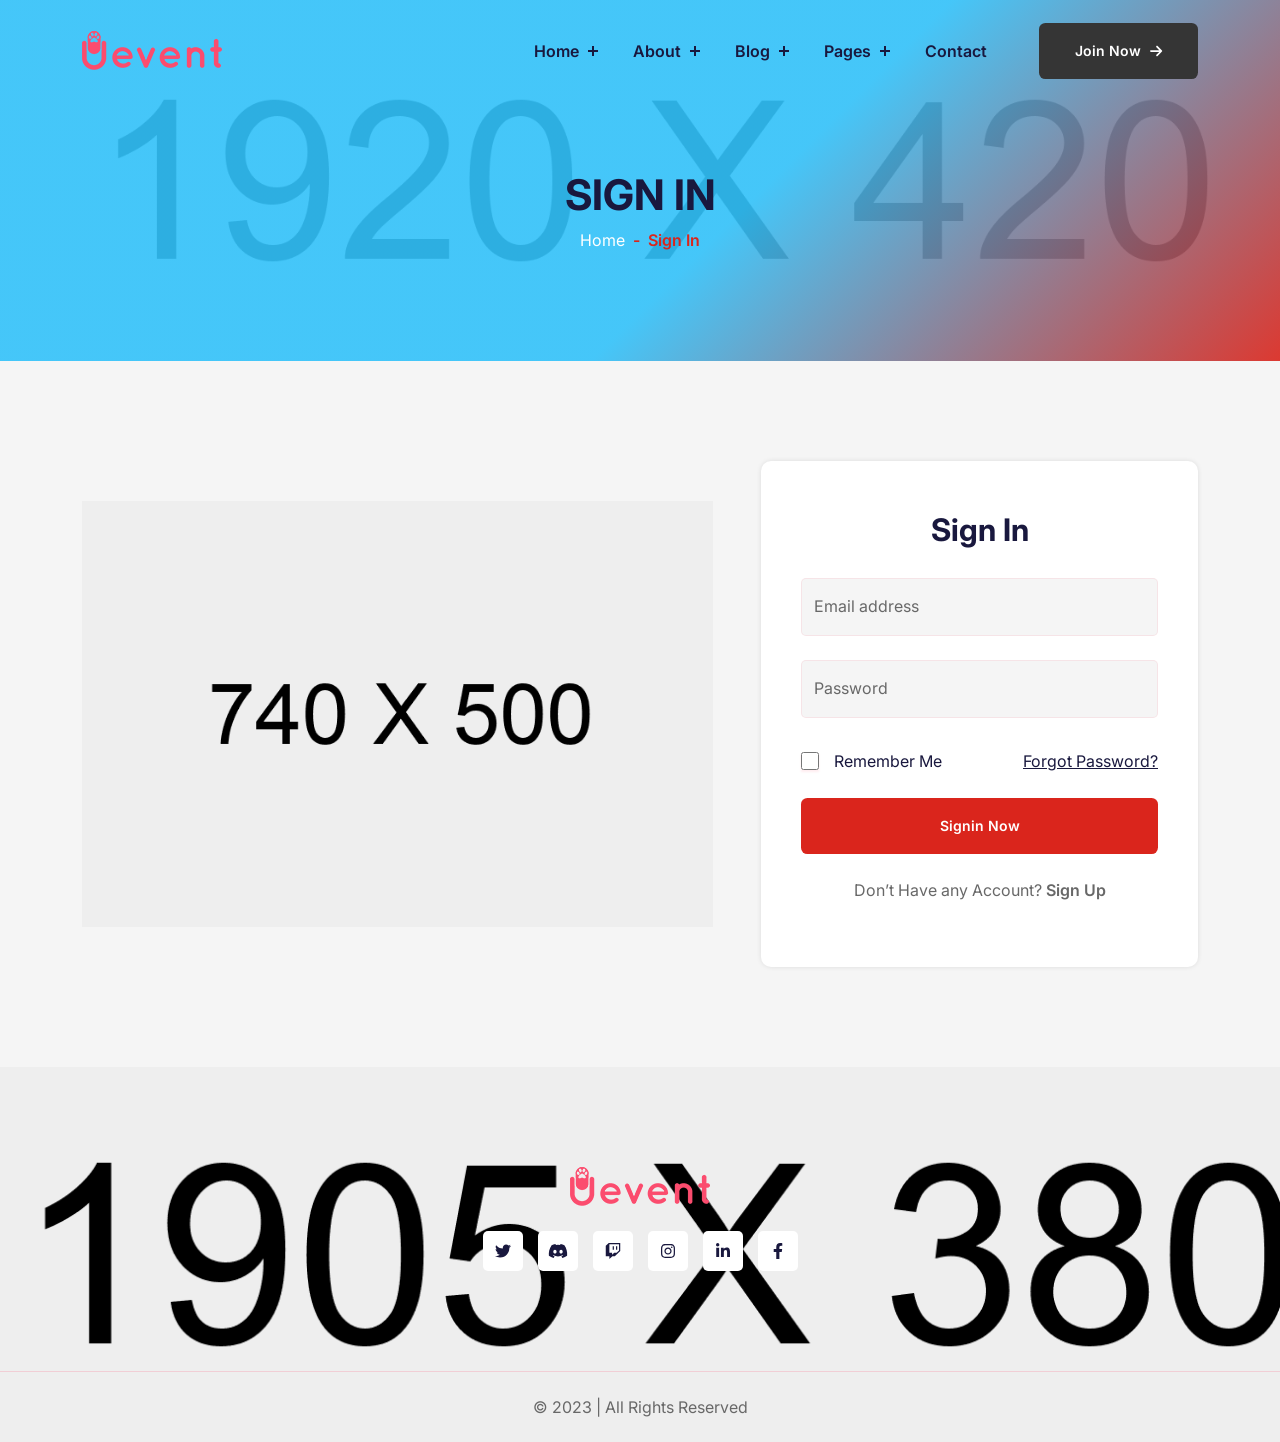
<file: signin.html>
<!DOCTYPE html>
<html lang="en">

<head>
    <meta charset="UTF-8">
    <meta http-equiv="X-UA-Compatible" content="IE=edge">
    <meta name="viewport" content="width=device-width, initial-scale=1.0">
    <title>Uevent- Multipurpose Event, Conference & Meetup HTML5 Template</title>

    <link rel="shortcut icon" href="assets/images/favicon.png" type="image/x-icon">

    <link rel="stylesheet" href="assets/css/bootstrap.min.css">
    <link rel="stylesheet" href="assets/css/aos.css">
    <link rel="stylesheet" href="assets/css/all.min.css">
    <link rel="stylesheet" href="assets/css/lightcase.css">
    <link rel="stylesheet" href="assets/css/swiper-bundle.min.css">

    <!-- main css for template -->
    <link rel="stylesheet" href="assets/css/style.css">
</head>

<body>

    <!-- ===============>> Preloader start here <<================= -->
    <div class="preloader">
        <img src="assets/images/logo/preloader.gif" alt="Uevent">
    </div>
    <!-- ===============>> Preloader end here <<================= -->



    <!-- ========== Multipage Header Section Starts Here========== -->
    <header class="header-section">
        <div class="header-bottom">
            <div class="container">
                <div class="header-wrapper">
                    <div class="logo">
                        <a href="index.html">
                            <img src="assets/images/logo/logo.png" alt="logo">
                        </a>
                    </div>
                    <div class="menu-area">
                        <ul class="menu">
                            <li>
                                <a href="#home">Home</a>
                                <ul class="submenu">
                                    <li><a href="index.html">Home Multi</a></li>
                                    <li><a href="index-single.html">Home Single</a></li>
                                </ul>
                            </li>

                            <li>
                                <a href="#about">About</a>
                                <ul class="submenu">
                                    <li><a href="about.html">About</a></li>
                                    <li><a href="speaker.html">Speakers</a></li>
                                    <li><a href="speaker-single.html">Speaker Details</a></li>
                                    <li><a href="schedule.html">Event Schedule</a></li>
                                    <li><a href="pricing.html">Ticket Pricing</a></li>
                                </ul>
                            </li>
                            <li>
                                <a href="#team">Blog</a>
                                <ul class="submenu">
                                    <li><a href="blog.html">Blog</a></li>
                                    <li><a href="blog-single.html">Blog Single</a></li>
                                </ul>
                            </li>
                            <li>
                                <a href="#faq">Pages</a>
                                <ul class="submenu">
                                    <li><a href="schedule.html">Schedule</a></li>
                                    <li><a href="pricing.html">Pricing</a></li>
                                    <li><a href="faq.html">FAQ</a></li>
                                    <li><a href="speaker.html">Speakers</a></li>
                                    <li><a href="speaker-single.html">Speaker single</a></li>
                                    <li><a href="signup.html">Sign Up</a></li>
                                    <li><a href="signin.html">Sign In</a></li>
                                    <li><a href="forgot-pass.html">Reset Password</a></li>
                                    <li><a href="coming-soon.html">Coming Soon</a></li>
                                    <li><a href="404.html">404 Page</a></li>
                                </ul>
                            </li>
                            <li>
                                <a href="contact.html">Contact</a>
                            </li>
                        </ul>
                        <div class="header-btn">
                            <a href="#" class="default-btn move-right">
                                <span>Join Now <i class="fa-solid fa-arrow-right"></i></span>
                            </a>
                        </div>

                        <!-- toggle icons -->
                        <div class="header-bar d-lg-none">
                            <span></span>
                            <span></span>
                            <span></span>
                        </div>
                    </div>
                </div>
            </div>
        </div>
    </header>
    <!-- ========== Multipage Header Section Ends Here========== -->


    <!-- ================> Page header start here <================== -->
    <section class="page-header bg--cover" style="background-image: url(assets/images/header/bg.jpg);">
        <div class="container">
            <div class="page-header__content text-center">
                <h2 class="text-uppercase">Sign In</h2>
                <nav style="--bs-breadcrumb-divider: '-';" aria-label="breadcrumb">
                    <ol class="breadcrumb justify-content-center mb-0">
                        <li class="breadcrumb-item"><a href="index.html">Home</a></li>
                        <li class="breadcrumb-item active" aria-current="page">Sign In</li>
                    </ol>
                </nav>
            </div>
        </div>
    </section>
    <!-- ================> Page header end here <================== -->




    <!-- ==========signin Section start Here========== -->
    <div class="account padding-top padding-bottom">
        <div class=" container">
            <div class="row g-5 align-items-center flex-md-row-reverse">
                <div class="col-lg-5">
                    <div class="account__wrapper">
                        <h3 class="title">Sign In</h3>
                        <form class="account__form">
                            <div class="form-floating mb-4">
                                <input type="email" class="form-control" id="floatingInput"
                                    placeholder="name@example.com">
                                <label for="floatingInput">Email address</label>
                            </div>
                            <div class="form-floating mb-4">
                                <input type="password" class="form-control" id="floatingPassword"
                                    placeholder="Password">
                                <label for="floatingPassword">Password</label>
                            </div>
                            <div class="form-group">
                                <div class="d-flex justify-content-between flex-wrap pt-sm-2">
                                    <div class="checkgroup">
                                        <input type="checkbox" name="remember" id="remember">
                                        <label for="remember">Remember Me</label>
                                    </div>
                                    <a href="forgot-pass.html">Forgot Password?</a>
                                </div>
                            </div>
                            <div class="form-group">
                                <button class="d-block default-btn move-top"><span>Signin Now</span></button>
                            </div>
                        </form>
                        <div class="account-bottom">
                            <p class="d-block cate pt-10">Don’t Have any Account? <a href="signup.html"> Sign
                                    Up</a></p>

                        </div>
                    </div>
                </div>
                <div class="col-lg-7">
                    <div class="account-img">
                        <img src="assets/images/account/sign-in.png" alt="shape-image">
                    </div>
                </div>
            </div>
        </div>
    </div>
    <!-- ==========signin Section ends Here========== -->





    <!-- ================> Footer section start here <================== -->
    <footer class="footer" style="background-image: url(assets/images/footer/bg.png);">
        <div class="footer__wrapper padding-top padding-bottom">
            <div class="container">
                <div class="footer__content text-center">
                    <a class="mb-4 d-inline-block" href="index.html"><img src="assets/images/logo/logo.png"
                            alt="Logo"></a>
                    <ul class="social justify-content-center">
                        <li class="social__item">
                            <a href="#" class="social__link"><i class="fab fa-twitter"></i></a>
                        </li>
                        <li class="social__item">
                            <a href="#" class="social__link"><i class="fab fa-discord"></i></a>
                        </li>
                        <li class="social__item">
                            <a href="#" class="social__link"><i class="fab fa-twitch"></i></a>
                        </li>
                        <li class="social__item">
                            <a href="#" class="social__link"><i class="fab fa-instagram"></i></a>
                        </li>
                        <li class="social__item">
                            <a href="#" class="social__link"><i class="fab fa-linkedin-in"></i></a>
                        </li>
                        <li class="social__item">
                            <a href="#" class="social__link"><i class="fab fa-facebook-f"></i></a>
                        </li>
                    </ul>
                </div>
            </div>
        </div>
        <div class="footer__copyright">
            <div class="container">
                <div class="text-center py-4">
                    <p class=" mb-0">© 2023 | All Rights Reserved </p>
                </div>
            </div>
        </div>
    </footer>
    <!-- ================> Footer section end here <================== -->


    <!-- vendor plugins -->
    <script src="assets/js/jquery-3.6.0.min.js"></script>
    <script src="assets/js/bootstrap.bundle.min.js"></script>
    <script src="assets/js/all.min.js"></script>
    <script src="assets/js/swiper-bundle.min.js"></script>
    <script src="assets/js/aos.js"></script>
    <script src="assets/js/lightcase.js"></script>
    <script src="assets/js/purecounter_vanilla.js"></script>
    <script src="assets/js/countdown.min.js"></script>
    <script src="assets/js/custom.js"></script>
</body>

</html>
</file>
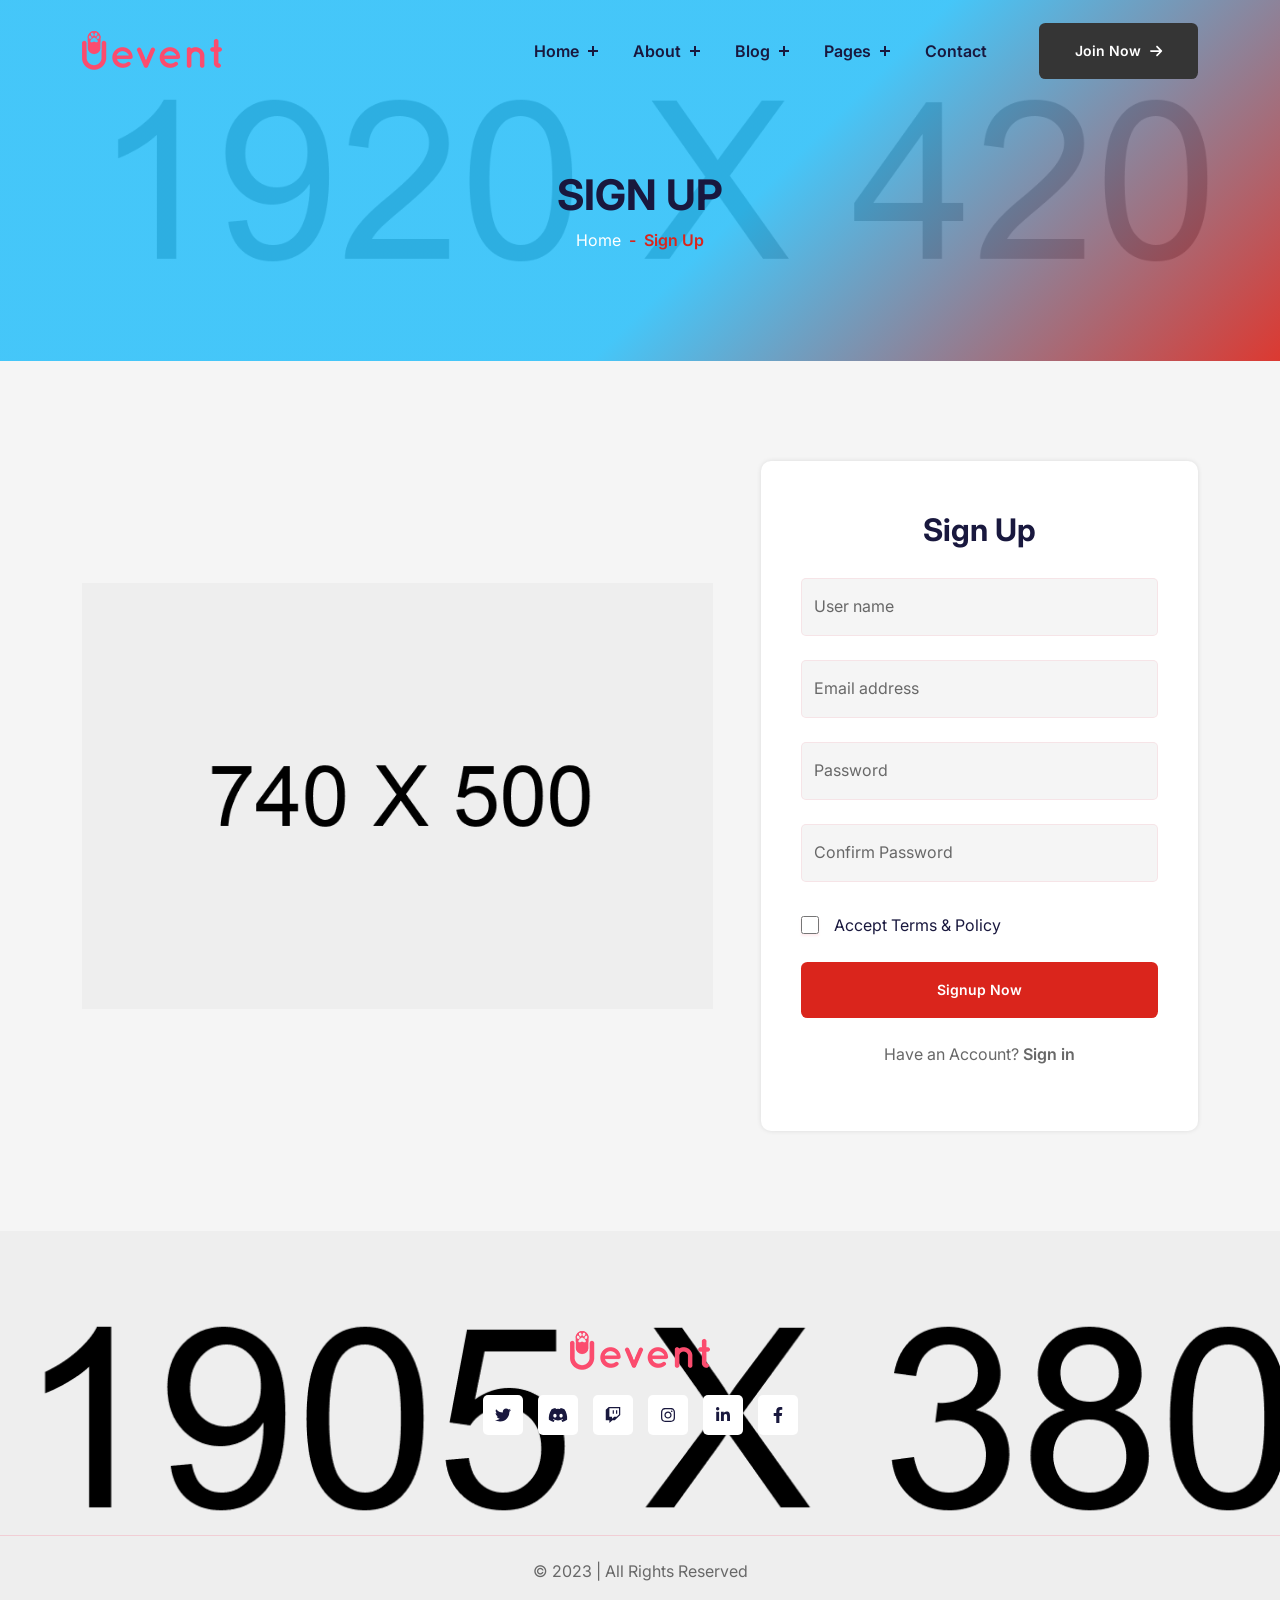
<file: signup.html>
<!DOCTYPE html>
<html lang="en">

<head>
    <meta charset="UTF-8">
    <meta http-equiv="X-UA-Compatible" content="IE=edge">
    <meta name="viewport" content="width=device-width, initial-scale=1.0">
    <title>Uevent- Multipurpose Event, Conference & Meetup HTML5 Template</title>

    <link rel="shortcut icon" href="assets/images/favicon.png" type="image/x-icon">

    <link rel="stylesheet" href="assets/css/bootstrap.min.css">
    <link rel="stylesheet" href="assets/css/aos.css">
    <link rel="stylesheet" href="assets/css/all.min.css">
    <link rel="stylesheet" href="assets/css/lightcase.css">
    <link rel="stylesheet" href="assets/css/swiper-bundle.min.css">

    <!-- main css for template -->
    <link rel="stylesheet" href="assets/css/style.css">
</head>

<body>

    <!-- ===============>> Preloader start here <<================= -->
    <div class="preloader">
        <img src="assets/images/logo/preloader.gif" alt="Uevent">
    </div>
    <!-- ===============>> Preloader end here <<================= -->



    <!-- ========== Multipage Header Section Starts Here========== -->
    <header class="header-section">
        <div class="header-bottom">
            <div class="container">
                <div class="header-wrapper">
                    <div class="logo">
                        <a href="index.html">
                            <img src="assets/images/logo/logo.png" alt="logo">
                        </a>
                    </div>
                    <div class="menu-area">
                        <ul class="menu">
                            <li>
                                <a href="#home">Home</a>
                                <ul class="submenu">
                                    <li><a href="index.html">Home Multi</a></li>
                                    <li><a href="index-single.html">Home Single</a></li>
                                </ul>
                            </li>

                            <li>
                                <a href="#about">About</a>
                                <ul class="submenu">
                                    <li><a href="about.html">About</a></li>
                                    <li><a href="speaker.html">Speakers</a></li>
                                    <li><a href="speaker-single.html">Speaker Details</a></li>
                                    <li><a href="schedule.html">Event Schedule</a></li>
                                    <li><a href="pricing.html">Ticket Pricing</a></li>
                                </ul>
                            </li>
                            <li>
                                <a href="#team">Blog</a>
                                <ul class="submenu">
                                    <li><a href="blog.html">Blog</a></li>
                                    <li><a href="blog-single.html">Blog Single</a></li>
                                </ul>
                            </li>
                            <li>
                                <a href="#faq">Pages</a>
                                <ul class="submenu">
                                    <li><a href="schedule.html">Schedule</a></li>
                                    <li><a href="pricing.html">Pricing</a></li>
                                    <li><a href="faq.html">FAQ</a></li>
                                    <li><a href="speaker.html">Speakers</a></li>
                                    <li><a href="speaker-single.html">Speaker single</a></li>
                                    <li><a href="signup.html">Sign Up</a></li>
                                    <li><a href="signin.html">Sign In</a></li>
                                    <li><a href="forgot-pass.html">Reset Password</a></li>
                                    <li><a href="coming-soon.html">Coming Soon</a></li>
                                    <li><a href="404.html">404 Page</a></li>
                                </ul>
                            </li>
                            <li>
                                <a href="contact.html">Contact</a>
                            </li>
                        </ul>
                        <div class="header-btn">
                            <a href="#" class="default-btn move-right">
                                <span>Join Now <i class="fa-solid fa-arrow-right"></i></span>
                            </a>
                        </div>

                        <!-- toggle icons -->
                        <div class="header-bar d-lg-none">
                            <span></span>
                            <span></span>
                            <span></span>
                        </div>
                    </div>
                </div>
            </div>
        </div>
    </header>
    <!-- ========== Multipage Header Section Ends Here========== -->


    <!-- ================> Page header start here <================== -->
    <section class="page-header bg--cover" style="background-image: url(assets/images/header/bg.jpg);">
        <div class="container">
            <div class="page-header__content text-center">
                <h2 class="text-uppercase">Sign Up</h2>
                <nav style="--bs-breadcrumb-divider: '-';" aria-label="breadcrumb">
                    <ol class="breadcrumb justify-content-center mb-0">
                        <li class="breadcrumb-item"><a href="index.html">Home</a></li>
                        <li class="breadcrumb-item active" aria-current="page">Sign Up</li>
                    </ol>
                </nav>
            </div>
        </div>
    </section>
    <!-- ================> Page header end here <================== -->




    <!-- ==========signup Section start Here========== -->
    <div class="account padding-top padding-bottom">
        <div class=" container">
            <div class="row g-5 align-items-center flex-md-row-reverse">
                <div class="col-lg-5">
                    <div class="account__wrapper">
                        <h3 class="title">Sign Up</h3>
                        <form class="account__form">
                            <div class="form-floating mb-4">
                                <input type="text" class="form-control" id="floatingInput-user" placeholder="username">
                                <label for="floatingInput-user">User name</label>
                            </div>
                            <div class="form-floating mb-4">
                                <input type="email" class="form-control" id="floatingInput"
                                    placeholder="name@example.com">
                                <label for="floatingInput">Email address</label>
                            </div>
                            <div class="form-floating mb-4">
                                <input type="password" class="form-control" id="floatingPassword"
                                    placeholder="Password">
                                <label for="floatingPassword">Password</label>
                            </div>
                            <div class="form-floating mb-4">
                                <input type="password" class="form-control" id="floatingPassword2"
                                    placeholder="Confirm Password">
                                <label for="floatingPassword2">Confirm Password</label>
                            </div>
                            <div class="form-group">
                                <div class="d-flex justify-content-between flex-wrap pt-sm-2">
                                    <div class="checkgroup">
                                        <input type="checkbox" name="remember" id="remember">
                                        <label for="remember">Accept Terms & Policy</label>
                                    </div>
                                </div>
                            </div>
                            <div class="form-group">
                                <button class="d-block default-btn move-top"><span>Signup Now</span></button>
                            </div>
                        </form>
                        <div class="account-bottom">
                            <p class="d-block cate pt-10"> Have an Account? <a href="signin.html"> Sign
                                    in</a></p>

                        </div>
                    </div>
                </div>
                <div class="col-lg-7">
                    <div class="account-img">
                        <img src="assets/images/account/sign-in.png" alt="shape-image">
                    </div>
                </div>
            </div>
        </div>
    </div>
    <!-- ==========signup Section ends Here========== -->






    <!-- ================> Footer section start here <================== -->
    <footer class="footer" style="background-image: url(assets/images/footer/bg.png);">
        <div class="footer__wrapper padding-top padding-bottom">
            <div class="container">
                <div class="footer__content text-center">
                    <a class="mb-4 d-inline-block" href="index.html"><img src="assets/images/logo/logo.png"
                            alt="Logo"></a>
                    <ul class="social justify-content-center">
                        <li class="social__item">
                            <a href="#" class="social__link"><i class="fab fa-twitter"></i></a>
                        </li>
                        <li class="social__item">
                            <a href="#" class="social__link"><i class="fab fa-discord"></i></a>
                        </li>
                        <li class="social__item">
                            <a href="#" class="social__link"><i class="fab fa-twitch"></i></a>
                        </li>
                        <li class="social__item">
                            <a href="#" class="social__link"><i class="fab fa-instagram"></i></a>
                        </li>
                        <li class="social__item">
                            <a href="#" class="social__link"><i class="fab fa-linkedin-in"></i></a>
                        </li>
                        <li class="social__item">
                            <a href="#" class="social__link"><i class="fab fa-facebook-f"></i></a>
                        </li>
                    </ul>
                </div>
            </div>
        </div>
        <div class="footer__copyright">
            <div class="container">
                <div class="text-center py-4">
                    <p class=" mb-0">© 2023 | All Rights Reserved </p>
                </div>
            </div>
        </div>
    </footer>
    <!-- ================> Footer section end here <================== -->


    <!-- vendor plugins -->
    <script src="assets/js/jquery-3.6.0.min.js"></script>
    <script src="assets/js/bootstrap.bundle.min.js"></script>
    <script src="assets/js/all.min.js"></script>
    <script src="assets/js/swiper-bundle.min.js"></script>
    <script src="assets/js/aos.js"></script>
    <script src="assets/js/lightcase.js"></script>
    <script src="assets/js/purecounter_vanilla.js"></script>
    <script src="assets/js/countdown.min.js"></script>
    <script src="assets/js/custom.js"></script>
</body>

</html>
</file>
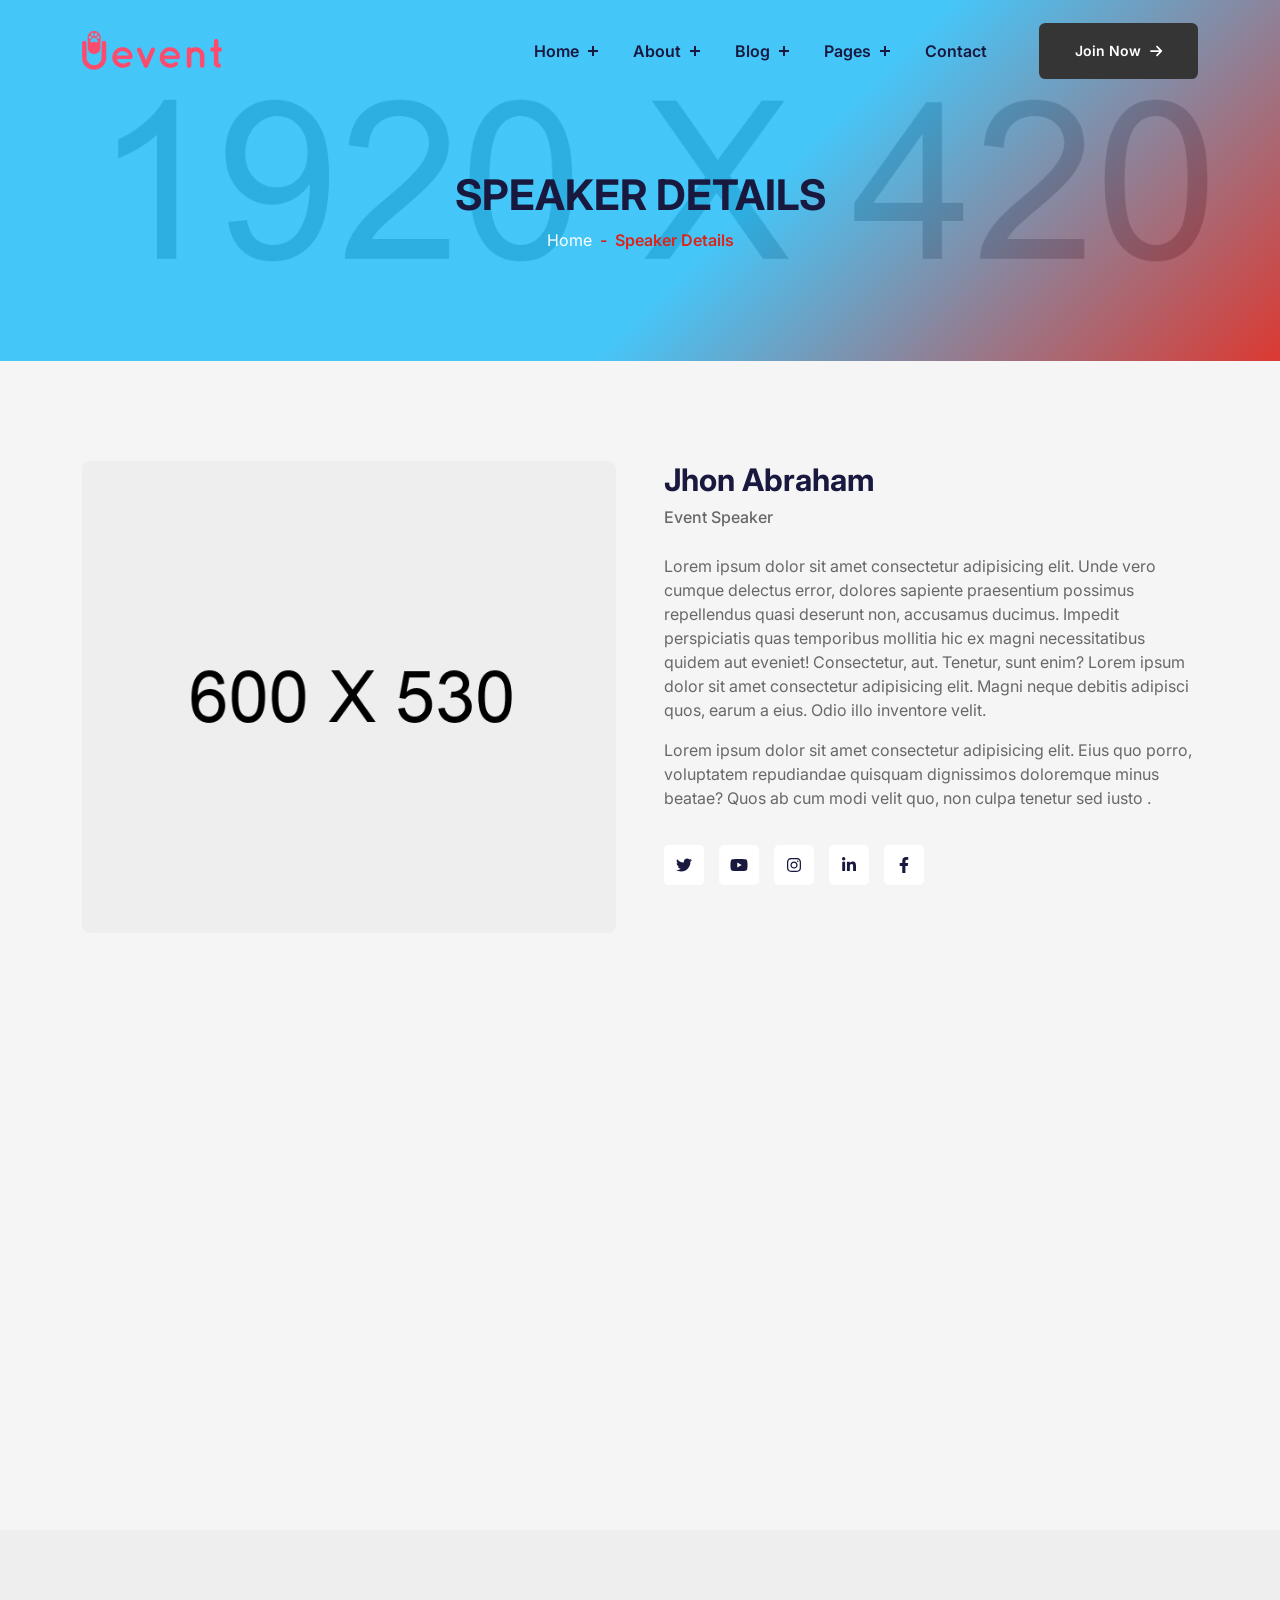
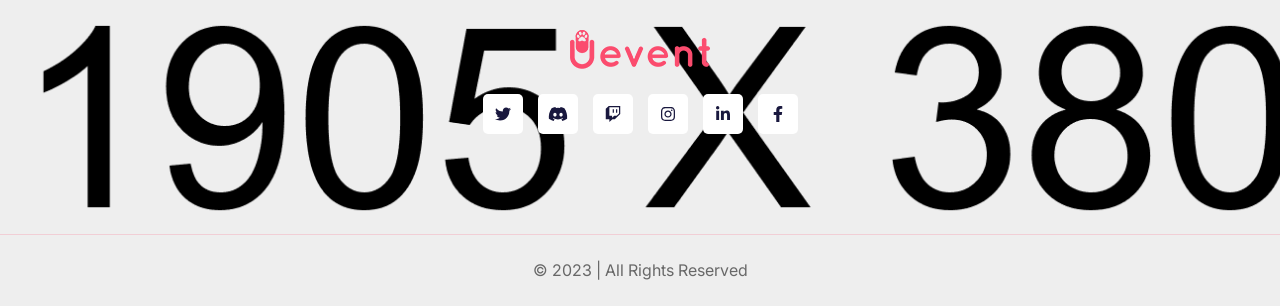
<file: speaker-single.html>
<!DOCTYPE html>
<html lang="en">

<head>
    <meta charset="UTF-8">
    <meta http-equiv="X-UA-Compatible" content="IE=edge">
    <meta name="viewport" content="width=device-width, initial-scale=1.0">
    <title>Uevent- Multipurpose Event, Conference & Meetup HTML5 Template</title>

    <link rel="shortcut icon" href="assets/images/favicon.png" type="image/x-icon">

    <link rel="stylesheet" href="assets/css/bootstrap.min.css">
    <link rel="stylesheet" href="assets/css/aos.css">
    <link rel="stylesheet" href="assets/css/all.min.css">
    <link rel="stylesheet" href="assets/css/lightcase.css">
    <link rel="stylesheet" href="assets/css/swiper-bundle.min.css">

    <!-- main css for template -->
    <link rel="stylesheet" href="assets/css/style.css">
</head>

<body>

    <!-- ===============>> Preloader start here <<================= -->
    <div class="preloader">
        <img src="assets/images/logo/preloader.gif" alt="Uevent">
    </div>
    <!-- ===============>> Preloader end here <<================= -->



    <!-- ========== Multipage Header Section Starts Here========== -->
    <header class="header-section">
        <div class="header-bottom">
            <div class="container">
                <div class="header-wrapper">
                    <div class="logo">
                        <a href="index.html">
                            <img src="assets/images/logo/logo.png" alt="logo">
                        </a>
                    </div>
                    <div class="menu-area">
                        <ul class="menu">
                            <li>
                                <a href="#home">Home</a>
                                <ul class="submenu">
                                    <li><a href="index.html">Home Multi</a></li>
                                    <li><a href="index-single.html">Home Single</a></li>
                                </ul>
                            </li>

                            <li>
                                <a href="#about">About</a>
                                <ul class="submenu">
                                    <li><a href="about.html">About</a></li>
                                    <li><a href="speaker.html">Speakers</a></li>
                                    <li><a href="speaker-single.html">Speaker Details</a></li>
                                    <li><a href="schedule.html">Event Schedule</a></li>
                                    <li><a href="pricing.html">Ticket Pricing</a></li>
                                </ul>
                            </li>
                            <li>
                                <a href="#team">Blog</a>
                                <ul class="submenu">
                                    <li><a href="blog.html">Blog</a></li>
                                    <li><a href="blog-single.html">Blog Single</a></li>
                                </ul>
                            </li>
                            <li>
                                <a href="#faq">Pages</a>
                                <ul class="submenu">
                                    <li><a href="schedule.html">Schedule</a></li>
                                    <li><a href="pricing.html">Pricing</a></li>
                                    <li><a href="faq.html">FAQ</a></li>
                                    <li><a href="speaker.html">Speakers</a></li>
                                    <li><a href="speaker-single.html">Speaker single</a></li>
                                    <li><a href="signup.html">Sign Up</a></li>
                                    <li><a href="signin.html">Sign In</a></li>
                                    <li><a href="forgot-pass.html">Reset Password</a></li>
                                    <li><a href="coming-soon.html">Coming Soon</a></li>
                                    <li><a href="404.html">404 Page</a></li>
                                </ul>
                            </li>
                            <li>
                                <a href="contact.html">Contact</a>
                            </li>
                        </ul>
                        <div class="header-btn">
                            <a href="#" class="default-btn move-right">
                                <span>Join Now <i class="fa-solid fa-arrow-right"></i></span>
                            </a>
                        </div>

                        <!-- toggle icons -->
                        <div class="header-bar d-lg-none">
                            <span></span>
                            <span></span>
                            <span></span>
                        </div>
                    </div>
                </div>
            </div>
        </div>
    </header>
    <!-- ========== Multipage Header Section Ends Here========== -->


    <!-- ================> Page header start here <================== -->
    <section class="page-header bg--cover" style="background-image: url(assets/images/header/bg.jpg);">
        <div class="container">
            <div class="page-header__content text-center">
                <h2 class="text-uppercase"> Speaker Details</h2>
                <nav style="--bs-breadcrumb-divider: '-';" aria-label="breadcrumb">
                    <ol class="breadcrumb justify-content-center mb-0">
                        <li class="breadcrumb-item"><a href="index.html">Home</a></li>
                        <li class="breadcrumb-item active" aria-current="page">Speaker Details</li>
                    </ol>
                </nav>
            </div>
        </div>
    </section>
    <!-- ================> Page header end here <================== -->



    <!-- ================>speaker single section start here <================== -->
    <section class="team padding-top padding-bottom" id="team">
        <div class="container">

            <div class="team__single">
                <div class="row g-5">
                    <div class="col-lg-6">
                        <div class="team__single-thumb" data-aos="fade-left" data-aos-duration="900">
                            <img src="assets/images/team/speaker.png" alt="speaker image">
                        </div>
                    </div>
                    <div class="col-lg-6">
                        <div class="team__single-conent" data-aos="fade-right" data-aos-duration="900">
                            <div class="team__single-name">
                                <h3>Jhon Abraham</h3>
                                <p>Event Speaker</p>
                            </div>
                            <div class="team__single-text">
                                <p>Lorem ipsum dolor sit amet consectetur adipisicing elit. Unde vero cumque delectus
                                    error, dolores sapiente praesentium possimus repellendus quasi deserunt non,
                                    accusamus ducimus. Impedit perspiciatis quas temporibus mollitia hic ex magni
                                    necessitatibus quidem aut eveniet! Consectetur, aut. Tenetur, sunt enim? Lorem ipsum
                                    dolor sit amet consectetur adipisicing elit. Magni neque debitis adipisci quos,
                                    earum a eius. Odio illo inventore velit.</p>
                                <p>Lorem ipsum dolor sit amet consectetur adipisicing elit. Eius quo porro, voluptatem
                                    repudiandae quisquam dignissimos doloremque minus beatae? Quos ab cum modi velit
                                    quo, non culpa tenetur sed iusto .</p>
                            </div>
                            <ul class="social">
                                <li class="social__item">
                                    <a href="#" class="social__link"><i class="fab fa-twitter"></i></a>
                                </li>
                                <li class="social__item">
                                    <a href="#" class="social__link"><i class="fab fa-youtube"></i></a>
                                </li>
                                <li class="social__item">
                                    <a href="#" class="social__link"><i class="fab fa-instagram"></i></a>
                                </li>
                                <li class="social__item">
                                    <a href="#" class="social__link"><i class="fab fa-linkedin-in"></i></a>
                                </li>
                                <li class="social__item">
                                    <a href="#" class="social__link"><i class="fab fa-facebook-f"></i></a>
                                </li>
                            </ul>
                        </div>
                    </div>
                </div>
            </div>
        </div>
    </section>
    <!-- ================>speaker single section end here <================== -->



    <!-- ================> CTA section start here <================== -->
    <section class="cta padding-top padding-bottom">
        <div class="container">
            <div class="cta__wrapper" data-aos="flip-up" data-aos-duration="1000"
                style="background-image:url(assets/images/cta/bg.png)">
                <div class="row">
                    <div class="col-12">
                        <div class="cta__content">
                            <h2>Download Events Schedule as PDF</h2>
                            <a href="#" class="default-btn default-btn--secondary move-bottom"><span>Download Now <i
                                        class="fa-solid fa-arrow-down"></i></span> </a>
                        </div>
                    </div>
                </div>
            </div>
        </div>
    </section>
    <!-- ================> CTA section end here <================== -->



    <!-- ================> Footer section start here <================== -->
    <footer class="footer" style="background-image: url(assets/images/footer/bg.png);">
        <div class="footer__wrapper padding-top padding-bottom">
            <div class="container">
                <div class="footer__content text-center">
                    <a class="mb-4 d-inline-block" href="index.html"><img src="assets/images/logo/logo.png"
                            alt="Logo"></a>
                    <ul class="social justify-content-center">
                        <li class="social__item">
                            <a href="#" class="social__link"><i class="fab fa-twitter"></i></a>
                        </li>
                        <li class="social__item">
                            <a href="#" class="social__link"><i class="fab fa-discord"></i></a>
                        </li>
                        <li class="social__item">
                            <a href="#" class="social__link"><i class="fab fa-twitch"></i></a>
                        </li>
                        <li class="social__item">
                            <a href="#" class="social__link"><i class="fab fa-instagram"></i></a>
                        </li>
                        <li class="social__item">
                            <a href="#" class="social__link"><i class="fab fa-linkedin-in"></i></a>
                        </li>
                        <li class="social__item">
                            <a href="#" class="social__link"><i class="fab fa-facebook-f"></i></a>
                        </li>
                    </ul>
                </div>
            </div>
        </div>
        <div class="footer__copyright">
            <div class="container">
                <div class="text-center py-4">
                    <p class=" mb-0">© 2023 | All Rights Reserved </p>
                </div>
            </div>
        </div>
    </footer>
    <!-- ================> Footer section end here <================== -->




    <!-- vendor plugins -->
    <script src="assets/js/jquery-3.6.0.min.js"></script>
    <script src="assets/js/bootstrap.bundle.min.js"></script>
    <script src="assets/js/all.min.js"></script>
    <script src="assets/js/swiper-bundle.min.js"></script>
    <script src="assets/js/aos.js"></script>
    <script src="assets/js/lightcase.js"></script>
    <script src="assets/js/purecounter_vanilla.js"></script>
    <script src="assets/js/countdown.min.js"></script>
    <script src="assets/js/custom.js"></script>
</body>

</html>
</file>
<file: assets/css/lightcase.css>
/**
 * Lightcase - jQuery Plugin
 * The smart and flexible Lightbox Plugin.
 *
 * @author		Cornel Boppart <cornel@bopp-art.com>
 * @copyright	Author
 *
 * @version		2.5.0 (11/03/2018)
 */
/**
 * Lightcase settings
 *
 * Note: Override default settings for your project without touching this source code by simply
 * defining those variables within a SASS map called '$lightcase-custom'.
 *
 * // Example usage
 * $lightcase-custom: (
 *   'breakpoint': 768px
 * );
 */
@font-face {
  font-family: 'lightcase';
  src: url("../fonts/lightcase.eot?55356177");
  src: url("../fonts/lightcase.eot?55356177#iefix") format("embedded-opentype"), url("../fonts/lightcase.woff?55356177") format("woff"), url("../fonts/lightcase.ttf?55356177") format("truetype"), url("../fonts/lightcase.svg?55356177#lightcase") format("svg");
  font-weight: normal;
  font-style: normal;
}
/* line 12, ../scss/components/fonts/_font-lightcase.scss */
[class*='lightcase-icon-']:before {
  font-family: 'lightcase', sans-serif;
  font-style: normal;
  font-weight: normal;
  speak: none;
  display: inline-block;
  text-decoration: inherit;
  width: 1em;
  text-align: center;
  /* For safety - reset parent styles, that can break glyph codes*/
  font-variant: normal;
  text-transform: none;
  /* fix buttons height, for twitter bootstrap */
  line-height: 1em;
  /* Uncomment for 3D effect */
  /* text-shadow: 1px 1px 1px rgba(127, 127, 127, 0.3); */
}

/* Codes */
/* line 35, ../scss/components/fonts/_font-lightcase.scss */
.lightcase-icon-play:before {
  content: '\e800';
}

/* line 36, ../scss/components/fonts/_font-lightcase.scss */
.lightcase-icon-pause:before {
  content: '\e801';
}

/* line 37, ../scss/components/fonts/_font-lightcase.scss */
.lightcase-icon-close:before {
  content: '\e802';
}

/* line 38, ../scss/components/fonts/_font-lightcase.scss */
.lightcase-icon-prev:before {
  content: '\e803';
}

/* line 39, ../scss/components/fonts/_font-lightcase.scss */
.lightcase-icon-next:before {
  content: '\e804';
}

/* line 40, ../scss/components/fonts/_font-lightcase.scss */
.lightcase-icon-spin:before {
  content: '\e805';
}

/**
 * Mixin providing icon defaults to be used on top of font-lightcase.
 *
 * Example usage:
 * @include icon(#e9e9e9)
 */
/**
 * Mixin providing icon defaults including a hover status to be used
 * on top of font-lightcase.
 *
 * Example usage:
 * @include icon-hover(#e9e9e9, #fff)
 */
/**
 * Provides natural content overflow behavior and scrolling support
 * even so for touch devices.
 *
 * Example usage:
 * @include overflow()
 */
/**
 * Neutralizes/resets dimensions including width, height, position as well as margins,
 * paddings and styles. Used to enforce a neutral and unstyled look and behavoir!
 *
 * Example usage:
 * @include clear(true)
 *
 * @param boolean $important
 */
@-webkit-keyframes lightcase-spin {
  0% {
    -webkit-transform: rotate(0deg);
    -moz-transform: rotate(0deg);
    -o-transform: rotate(0deg);
    transform: rotate(0deg);
  }
  100% {
    -webkit-transform: rotate(359deg);
    -moz-transform: rotate(359deg);
    -o-transform: rotate(359deg);
    transform: rotate(359deg);
  }
}
@-moz-keyframes lightcase-spin {
  0% {
    -webkit-transform: rotate(0deg);
    -moz-transform: rotate(0deg);
    -o-transform: rotate(0deg);
    transform: rotate(0deg);
  }
  100% {
    -webkit-transform: rotate(359deg);
    -moz-transform: rotate(359deg);
    -o-transform: rotate(359deg);
    transform: rotate(359deg);
  }
}
@-o-keyframes lightcase-spin {
  0% {
    -webkit-transform: rotate(0deg);
    -moz-transform: rotate(0deg);
    -o-transform: rotate(0deg);
    transform: rotate(0deg);
  }
  100% {
    -webkit-transform: rotate(359deg);
    -moz-transform: rotate(359deg);
    -o-transform: rotate(359deg);
    transform: rotate(359deg);
  }
}
@-ms-keyframes lightcase-spin {
  0% {
    -webkit-transform: rotate(0deg);
    -moz-transform: rotate(0deg);
    -o-transform: rotate(0deg);
    transform: rotate(0deg);
  }
  100% {
    -webkit-transform: rotate(359deg);
    -moz-transform: rotate(359deg);
    -o-transform: rotate(359deg);
    transform: rotate(359deg);
  }
}
@keyframes lightcase-spin {
  0% {
    -webkit-transform: rotate(0deg);
    -moz-transform: rotate(0deg);
    -o-transform: rotate(0deg);
    transform: rotate(0deg);
  }
  100% {
    -webkit-transform: rotate(359deg);
    -moz-transform: rotate(359deg);
    -o-transform: rotate(359deg);
    transform: rotate(359deg);
  }
}
/* line 1, ../scss/components/modules/_case.scss */
#lightcase-case {
  display: none;
  position: fixed;
  z-index: 2002;
  top: 50%;
  left: 50%;
  font-family: arial, sans-serif;
  font-size: 13px;
  line-height: 1.5;
  text-align: left;
  text-shadow: 0 0 10px rgba(0, 0, 0, 0.5);
}
@media screen and (max-width: 640px) {
  /* line 16, ../scss/components/modules/_case.scss */
  html[data-lc-type=inline] #lightcase-case, html[data-lc-type=ajax] #lightcase-case {
    position: fixed !important;
    top: 0 !important;
    left: 0 !important;
    right: 0 !important;
    bottom: 0 !important;
    margin: 0 !important;
    padding: 55px 0 70px 0;
    width: 100% !important;
    height: 100% !important;
    overflow: auto !important;
  }
}

@media screen and (min-width: 641px) {
  /* line 4, ../scss/components/modules/_content.scss */
  html:not([data-lc-type=error]) #lightcase-content {
    position: relative;
    z-index: 1;
    text-shadow: none;
    background-color: #fff;
    -webkit-box-shadow: 0 0 30px rgba(0, 0, 0, 0.5);
    -moz-box-shadow: 0 0 30px rgba(0, 0, 0, 0.5);
    -o-box-shadow: 0 0 30px rgba(0, 0, 0, 0.5);
    box-shadow: 0 0 30px rgba(0, 0, 0, 0.5);
    -webkit-backface-visibility: hidden;
  }
}
@media screen and (min-width: 641px) {
  /* line 23, ../scss/components/modules/_content.scss */
  html[data-lc-type=image] #lightcase-content, html[data-lc-type=video] #lightcase-content {
    background-color: #333;
  }
}
/* line 31, ../scss/components/modules/_content.scss */
html[data-lc-type=inline] #lightcase-content, html[data-lc-type=ajax] #lightcase-content, html[data-lc-type=error] #lightcase-content {
  -webkit-box-shadow: none;
  -moz-box-shadow: none;
  -o-box-shadow: none;
  box-shadow: none;
}
@media screen and (max-width: 640px) {
  /* line 31, ../scss/components/modules/_content.scss */
  html[data-lc-type=inline] #lightcase-content, html[data-lc-type=ajax] #lightcase-content, html[data-lc-type=error] #lightcase-content {
    position: relative !important;
    top: auto !important;
    left: auto !important;
    width: auto !important;
    height: auto !important;
    margin: 0 !important;
    padding: 0 !important;
    border: none !important;
    background: none !important;
  }
}
/* line 43, ../scss/components/modules/_content.scss */
html[data-lc-type=inline] #lightcase-content .lightcase-contentInner, html[data-lc-type=ajax] #lightcase-content .lightcase-contentInner, html[data-lc-type=error] #lightcase-content .lightcase-contentInner {
  -webkit-box-sizing: border-box;
  -moz-box-sizing: border-box;
  -o-box-sizing: border-box;
  box-sizing: border-box;
}
@media screen and (max-width: 640px) {
  /* line 43, ../scss/components/modules/_content.scss */
  html[data-lc-type=inline] #lightcase-content .lightcase-contentInner, html[data-lc-type=ajax] #lightcase-content .lightcase-contentInner, html[data-lc-type=error] #lightcase-content .lightcase-contentInner {
    padding: 15px;
  }
  /* line 52, ../scss/components/modules/_content.scss */
  html[data-lc-type=inline] #lightcase-content .lightcase-contentInner, html[data-lc-type=inline] #lightcase-content .lightcase-contentInner > *, html[data-lc-type=ajax] #lightcase-content .lightcase-contentInner, html[data-lc-type=ajax] #lightcase-content .lightcase-contentInner > *, html[data-lc-type=error] #lightcase-content .lightcase-contentInner, html[data-lc-type=error] #lightcase-content .lightcase-contentInner > * {
    width: 100% !important;
    max-width: none !important;
  }
  /* line 59, ../scss/components/modules/_content.scss */
  html[data-lc-type=inline] #lightcase-content .lightcase-contentInner > *:not(iframe), html[data-lc-type=ajax] #lightcase-content .lightcase-contentInner > *:not(iframe), html[data-lc-type=error] #lightcase-content .lightcase-contentInner > *:not(iframe) {
    height: auto !important;
    max-height: none !important;
  }
}
@media screen and (max-width: 640px) {
  /* line 70, ../scss/components/modules/_content.scss */
  html.lightcase-isMobileDevice[data-lc-type=iframe] #lightcase-content .lightcase-contentInner iframe {
    overflow: auto;
    -webkit-overflow-scrolling: touch;
  }
}
@media screen and (max-width: 640px) and (min-width: 641px) {
  /* line 74, ../scss/components/modules/_content.scss */
  html[data-lc-type=image] #lightcase-content .lightcase-contentInner, html[data-lc-type=video] #lightcase-content .lightcase-contentInner {
    line-height: 0.75;
  }
}

/* line 82, ../scss/components/modules/_content.scss */
html[data-lc-type=image] #lightcase-content .lightcase-contentInner {
  position: relative;
  overflow: hidden !important;
}
@media screen and (max-width: 640px) {
  /* line 91, ../scss/components/modules/_content.scss */
  html[data-lc-type=inline] #lightcase-content .lightcase-contentInner .lightcase-inlineWrap, html[data-lc-type=ajax] #lightcase-content .lightcase-contentInner .lightcase-inlineWrap, html[data-lc-type=error] #lightcase-content .lightcase-contentInner .lightcase-inlineWrap {
    position: relative !important;
    top: auto !important;
    left: auto !important;
    width: auto !important;
    height: auto !important;
    margin: 0 !important;
    padding: 0 !important;
    border: none !important;
    background: none !important;
  }
}
@media screen and (min-width: 641px) {
  /* line 100, ../scss/components/modules/_content.scss */
  html:not([data-lc-type=error]) #lightcase-content .lightcase-contentInner .lightcase-inlineWrap {
    padding: 30px;
    overflow: auto;
    -webkit-box-sizing: border-box;
    -moz-box-sizing: border-box;
    -o-box-sizing: border-box;
    box-sizing: border-box;
  }
}
@media screen and (max-width: 640px) {
  /* line 117, ../scss/components/modules/_content.scss */
  #lightcase-content h1, #lightcase-content h2, #lightcase-content h3, #lightcase-content h4, #lightcase-content h5, #lightcase-content h6, #lightcase-content p {
    color: #aaa;
  }
}
@media screen and (min-width: 641px) {
  /* line 117, ../scss/components/modules/_content.scss */
  #lightcase-content h1, #lightcase-content h2, #lightcase-content h3, #lightcase-content h4, #lightcase-content h5, #lightcase-content h6, #lightcase-content p {
    color: #333;
  }
}

/* line 3, ../scss/components/modules/_error.scss */
#lightcase-case p.lightcase-error {
  margin: 0;
  font-size: 17px;
  text-align: center;
  white-space: nowrap;
  overflow: hidden;
  text-overflow: ellipsis;
  color: #aaa;
}
@media screen and (max-width: 640px) {
  /* line 3, ../scss/components/modules/_error.scss */
  #lightcase-case p.lightcase-error {
    padding: 30px 0;
  }
}
@media screen and (min-width: 641px) {
  /* line 3, ../scss/components/modules/_error.scss */
  #lightcase-case p.lightcase-error {
    padding: 0;
  }
}

/* line 4, ../scss/components/modules/_global.scss */
.lightcase-open body {
  overflow: hidden;
}
/* line 8, ../scss/components/modules/_global.scss */
.lightcase-isMobileDevice .lightcase-open body {
  max-width: 100%;
  max-height: 100%;
}

/* line 1, ../scss/components/modules/_info.scss */
#lightcase-info {
  position: absolute;
  padding-top: 15px;
}
/* line 9, ../scss/components/modules/_info.scss */
#lightcase-info #lightcase-title,
#lightcase-info #lightcase-caption {
  margin: 0;
  padding: 0;
  line-height: 1.5;
  font-weight: normal;
  text-overflow: ellipsis;
}
/* line 19, ../scss/components/modules/_info.scss */
#lightcase-info #lightcase-title {
  font-size: 17px;
  color: #aaa;
}
@media screen and (max-width: 640px) {
  /* line 19, ../scss/components/modules/_info.scss */
  #lightcase-info #lightcase-title {
    position: fixed;
    top: 10px;
    left: 0;
    max-width: 87.5%;
    padding: 5px 15px;
    background: #333;
  }
}
/* line 33, ../scss/components/modules/_info.scss */
#lightcase-info #lightcase-caption {
  clear: both;
  font-size: 13px;
  color: #aaa;
}
/* line 39, ../scss/components/modules/_info.scss */
#lightcase-info #lightcase-sequenceInfo {
  font-size: 11px;
  color: #aaa;
}
@media screen and (max-width: 640px) {
  /* line 45, ../scss/components/modules/_info.scss */
  .lightcase-fullScreenMode #lightcase-info {
    padding-left: 15px;
    padding-right: 15px;
  }
  /* line 51, ../scss/components/modules/_info.scss */
  html:not([data-lc-type=image]):not([data-lc-type=video]):not([data-lc-type=flash]):not([data-lc-type=error]) #lightcase-info {
    position: static;
  }
}

/* line 1, ../scss/components/modules/_loading.scss */
#lightcase-loading {
  position: fixed;
  z-index: 9999;
  width: 1.123em;
  height: auto;
  font-size: 38px;
  line-height: 1;
  text-align: center;
  text-shadow: none;
  position: fixed;
  z-index: 2001;
  top: 50%;
  left: 50%;
  margin-top: -0.5em;
  margin-left: -0.5em;
  opacity: 1;
  font-size: 32px;
  text-shadow: 0 0 15px #fff;
  -moz-transform-origin: 50% 53%;
  -webkit-animation: lightcase-spin 0.5s infinite linear;
  -moz-animation: lightcase-spin 0.5s infinite linear;
  -o-animation: lightcase-spin 0.5s infinite linear;
  animation: lightcase-spin 0.5s infinite linear;
}
/* line 20, ../scss/components/mixins/_presets.scss */
#lightcase-loading, #lightcase-loading:focus {
  text-decoration: none;
  color: #fff;
  -webkit-tap-highlight-color: transparent;
  -webkit-transition: color, opacity, ease-in-out 0.25s;
  -moz-transition: color, opacity, ease-in-out 0.25s;
  -o-transition: color, opacity, ease-in-out 0.25s;
  transition: color, opacity, ease-in-out 0.25s;
}
/* line 32, ../scss/components/mixins/_presets.scss */
#lightcase-loading > span {
  display: inline-block;
  text-indent: -9999px;
}

/* line 2, ../scss/components/modules/_navigation.scss */
a[class*='lightcase-icon-'] {
  position: fixed;
  z-index: 9999;
  width: 1.123em;
  height: auto;
  font-size: 38px;
  line-height: 1;
  text-align: center;
  text-shadow: none;
  outline: none;
  cursor: pointer;
}
/* line 20, ../scss/components/mixins/_presets.scss */
a[class*='lightcase-icon-'], a[class*='lightcase-icon-']:focus {
  text-decoration: none;
  color: rgba(255, 255, 255, 0.6);
  -webkit-tap-highlight-color: transparent;
  -webkit-transition: color, opacity, ease-in-out 0.25s;
  -moz-transition: color, opacity, ease-in-out 0.25s;
  -o-transition: color, opacity, ease-in-out 0.25s;
  transition: color, opacity, ease-in-out 0.25s;
}
/* line 32, ../scss/components/mixins/_presets.scss */
a[class*='lightcase-icon-'] > span {
  display: inline-block;
  text-indent: -9999px;
}
/* line 49, ../scss/components/mixins/_presets.scss */
a[class*='lightcase-icon-']:hover {
  color: white;
  text-shadow: 0 0 15px white;
}
/* line 10, ../scss/components/modules/_navigation.scss */
.lightcase-isMobileDevice a[class*='lightcase-icon-']:hover {
  color: #aaa;
  text-shadow: none;
}
/* line 17, ../scss/components/modules/_navigation.scss */
a[class*='lightcase-icon-'].lightcase-icon-close {
  position: fixed;
  top: 15px;
  right: 15px;
  bottom: auto;
  margin: 0;
  opacity: 0;
  outline: none;
}
/* line 28, ../scss/components/modules/_navigation.scss */
a[class*='lightcase-icon-'].lightcase-icon-prev {
  left: 15px;
}
/* line 33, ../scss/components/modules/_navigation.scss */
a[class*='lightcase-icon-'].lightcase-icon-next {
  right: 15px;
}
/* line 38, ../scss/components/modules/_navigation.scss */
a[class*='lightcase-icon-'].lightcase-icon-pause, a[class*='lightcase-icon-'].lightcase-icon-play {
  left: 50%;
  margin-left: -0.5em;
}
@media screen and (min-width: 641px) {
  /* line 38, ../scss/components/modules/_navigation.scss */
  a[class*='lightcase-icon-'].lightcase-icon-pause, a[class*='lightcase-icon-'].lightcase-icon-play {
    opacity: 0;
  }
}
@media screen and (max-width: 640px) {
  /* line 2, ../scss/components/modules/_navigation.scss */
  a[class*='lightcase-icon-'] {
    bottom: 15px;
    font-size: 24px;
  }
}
@media screen and (min-width: 641px) {
  /* line 2, ../scss/components/modules/_navigation.scss */
  a[class*='lightcase-icon-'] {
    bottom: 50%;
    margin-bottom: -0.5em;
  }
  /* line 57, ../scss/components/modules/_navigation.scss */
  a[class*='lightcase-icon-']:hover, #lightcase-case:hover ~ a[class*='lightcase-icon-'] {
    opacity: 1;
  }
}

/* line 1, ../scss/components/modules/_overlay.scss */
#lightcase-overlay {
  display: none;
  width: 100%;
  min-height: 100%;
  position: fixed;
  z-index: 2000;
  top: -9999px;
  bottom: -9999px;
  left: 0;
  background: #333;
}
@media screen and (max-width: 640px) {
  /* line 1, ../scss/components/modules/_overlay.scss */
  #lightcase-overlay {
    opacity: 1 !important;
  }
}
</file>
